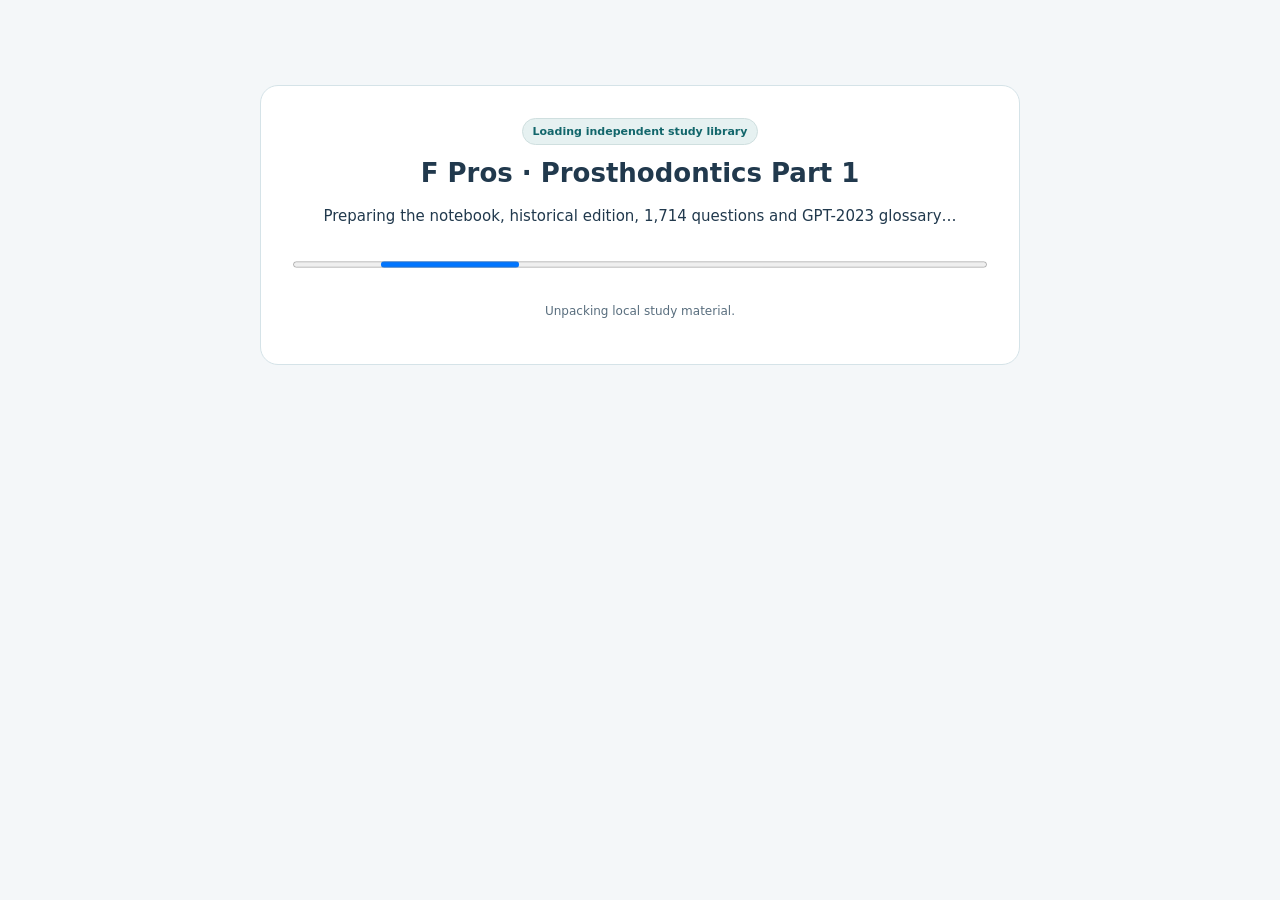
<file: book-i.html>
<!doctype html><meta charset="utf-8"><meta name="viewport" content="width=device-width,initial-scale=1"><meta http-equiv="refresh" content="0;url=practice.html?book=I"><title>F Pros Book I</title><a href="practice.html?book=I">Open Book I in the new SBA practice engine</a>
</file>
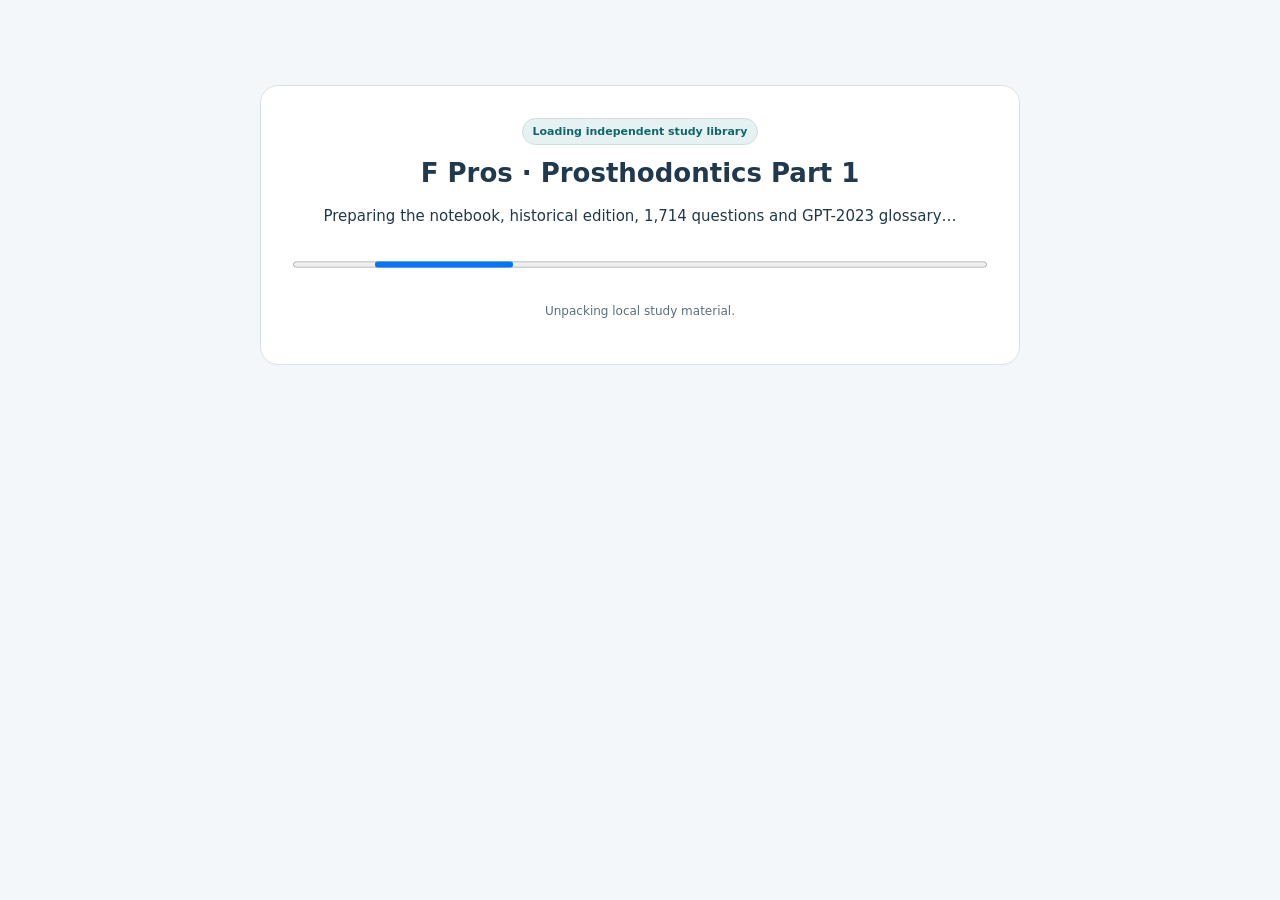
<file: book-ii.html>
<!doctype html><meta charset="utf-8"><meta name="viewport" content="width=device-width,initial-scale=1"><meta http-equiv="refresh" content="0;url=practice.html?book=II"><title>F Pros Book II</title><a href="practice.html?book=II">Open Book II in the new SBA practice engine</a>
</file>
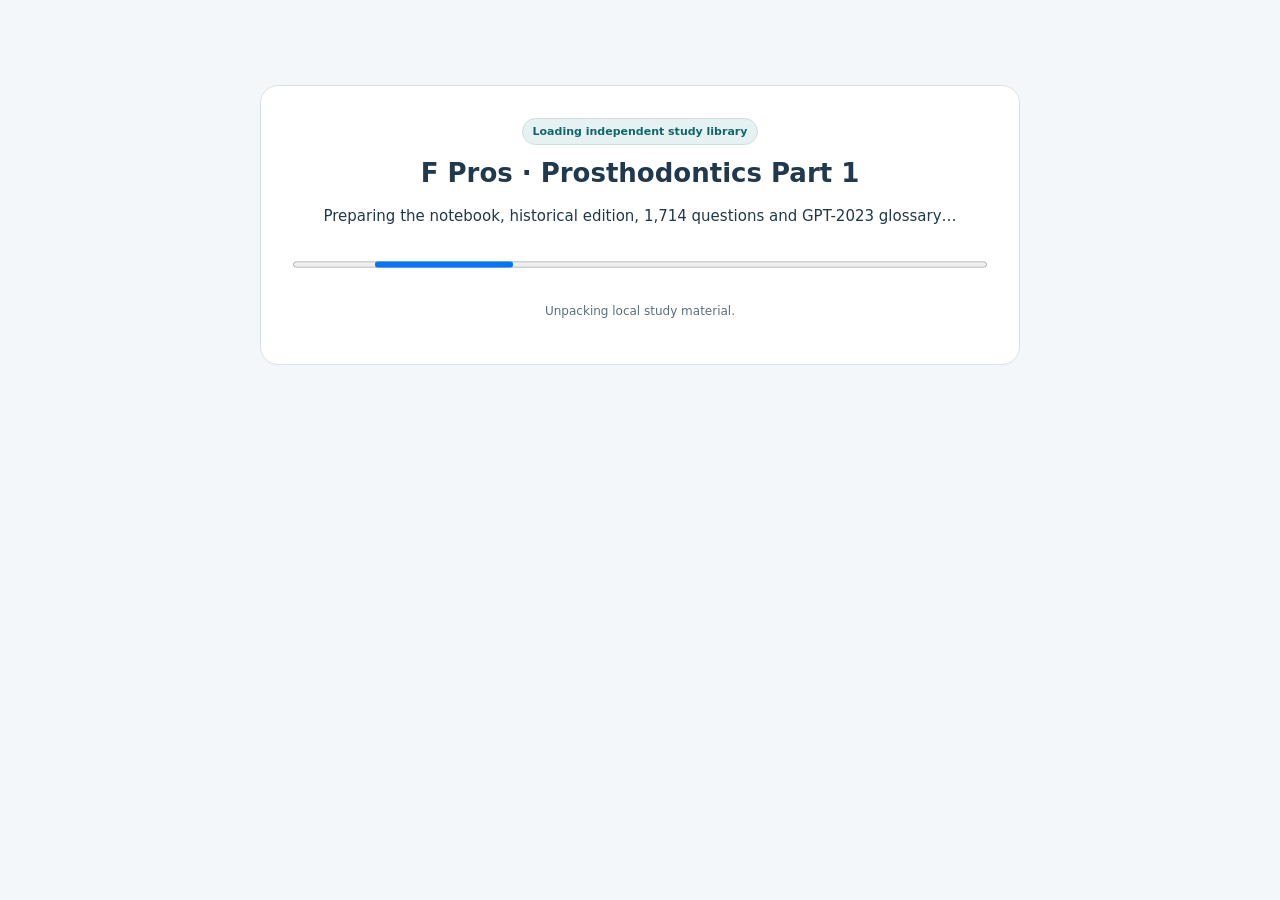
<file: book-iii.html>
<!doctype html><meta charset="utf-8"><meta name="viewport" content="width=device-width,initial-scale=1"><meta http-equiv="refresh" content="0;url=practice.html?book=III"><title>F Pros Book III</title><a href="practice.html?book=III">Open Book III in the new SBA practice engine</a>
</file>
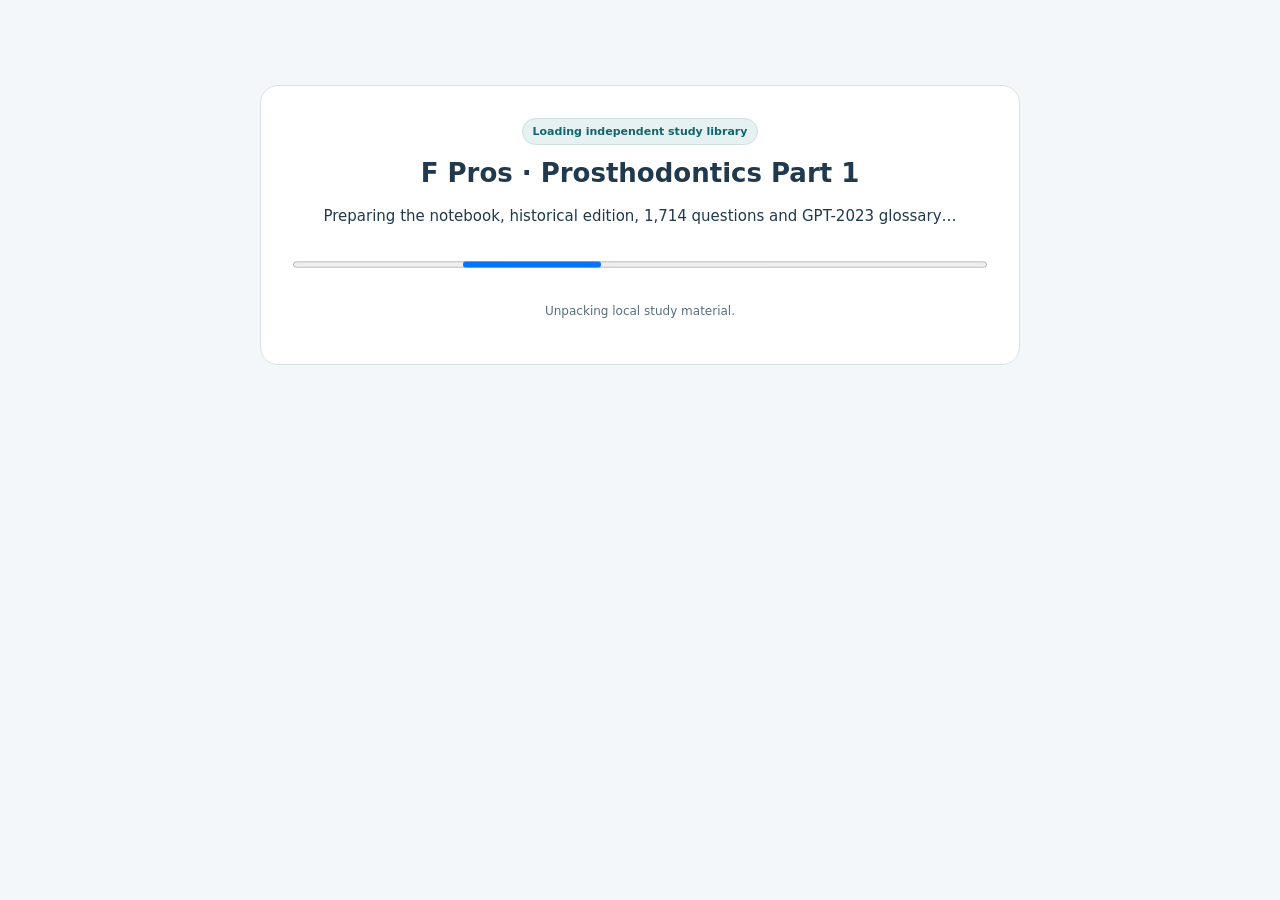
<file: breadth.html>
<!doctype html><meta charset="utf-8"><meta name="viewport" content="width=device-width,initial-scale=1"><meta http-equiv="refresh" content="0;url=practice.html"><title>F Pros · Updated Practice Bank</title><a href="practice.html">Open Books I, II and III</a>
</file>
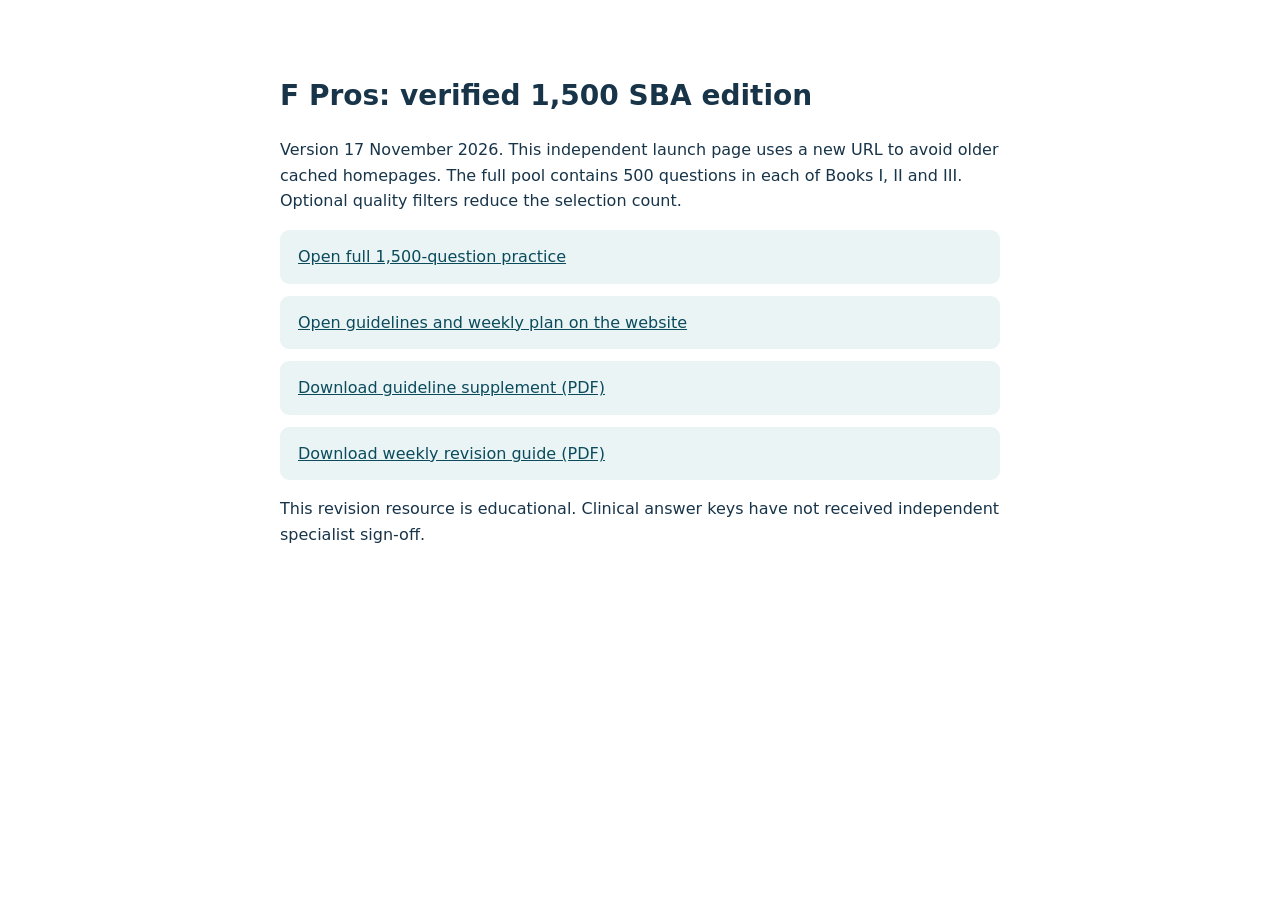
<file: FPros-Start-Here-20261117.html>
<!doctype html><html lang="en"><head><meta charset="utf-8"><meta name="viewport" content="width=device-width,initial-scale=1"><title>F Pros verified launch - 17 November 2026</title><style>body{max-width:720px;margin:35px auto;padding:20px;font:16px/1.6 system-ui;color:#173449}a{display:block;padding:14px 18px;background:#eaf4f5;border-radius:9px;margin:12px 0;color:#0b4b5c}h1{font-size:28px}</style></head><body><h1>F Pros: verified 1,500 SBA edition</h1><p>Version 17 November 2026. This independent launch page uses a new URL to avoid older cached homepages. The full pool contains 500 questions in each of Books I, II and III. Optional quality filters reduce the selection count.</p><a href="./FPros-Verified-1500-20261117.html?v=verified-20261117#practice">Open full 1,500-question practice</a><a href="./FPros-Verified-1500-20261117.html?v=verified-20261117#guidelines">Open guidelines and weekly plan on the website</a><a href="./FPros_Guideline_Supplement_2026-11-17.pdf">Download guideline supplement (PDF)</a><a href="./FPros_Weekly_Revision_Guide_2026-11-17.pdf">Download weekly revision guide (PDF)</a><p>This revision resource is educational. Clinical answer keys have not received independent specialist sign-off.</p></body></html>
</file>
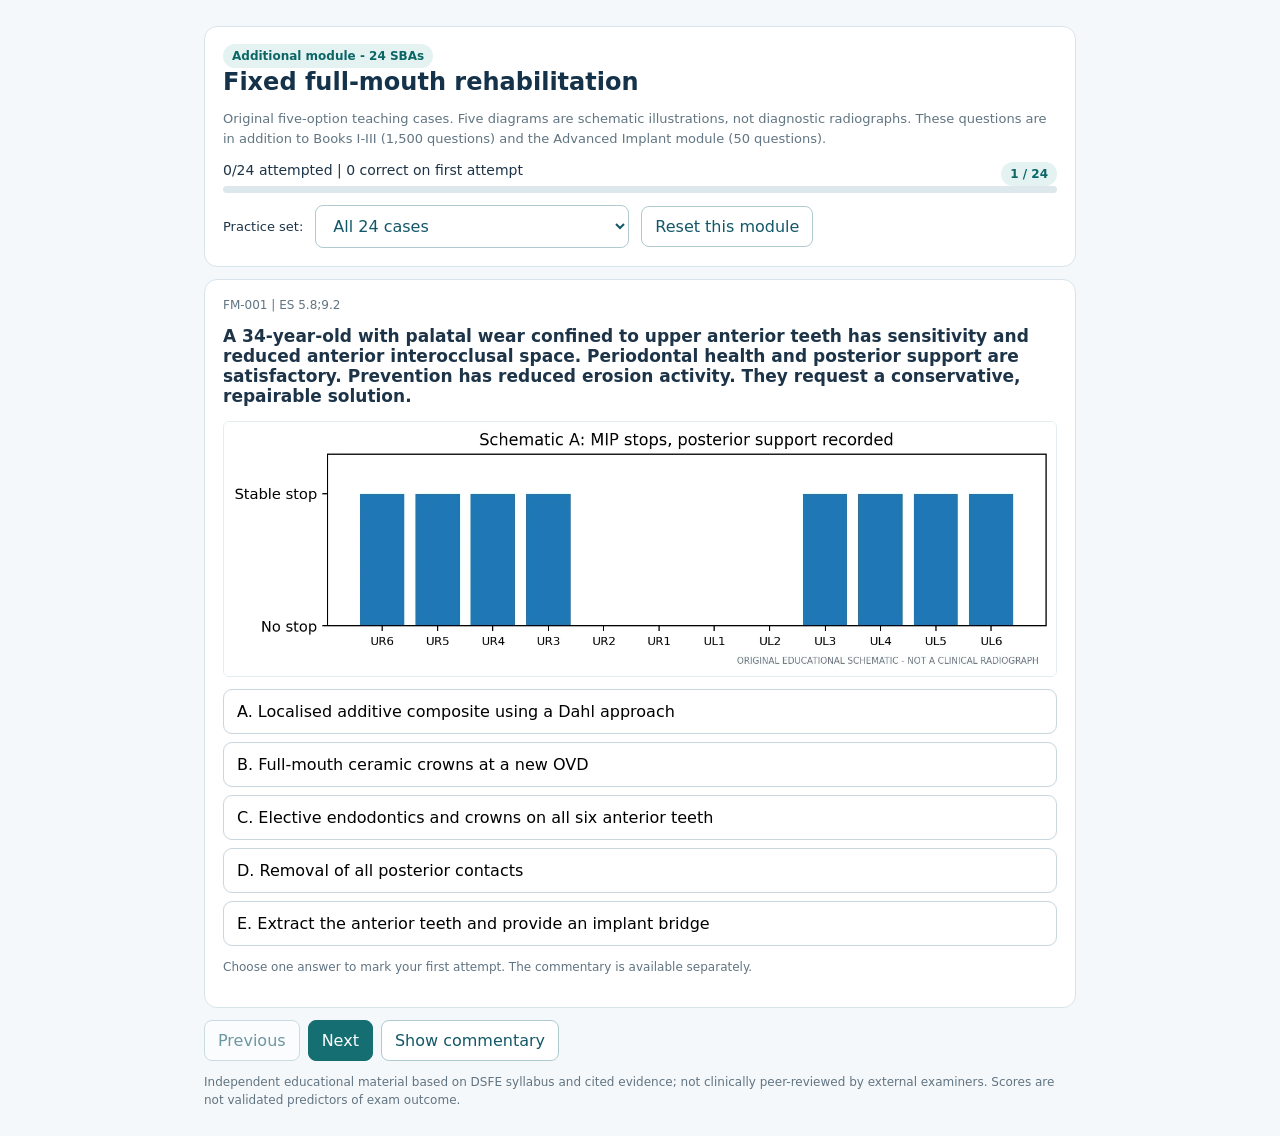
<file: FPros_Fixed_FullMouth_24_Interactive.html>
<!doctype html><html lang="en"><head><meta charset="utf-8"><meta name="viewport" content="width=device-width,initial-scale=1"><title>F Pros - Full-mouth SBA extension</title><style>
:root{font-family:system-ui,-apple-system,Segoe UI,Arial;color:#1d3448;background:#f5f8fa}*{box-sizing:border-box}body{margin:0}main{max-width:900px;margin:0 auto;padding:14px}h1{font-size:24px;margin:4px 0 8px;color:#14334b}p{line-height:1.55}a{color:#0d686a}.panel{background:#fff;border:1px solid #d8e4eb;border-radius:13px;padding:18px;margin:12px 0}.muted{color:#617582;font-size:13px}.badge{color:#0c6666;background:#e4f3f2;padding:5px 9px;border-radius:18px;font-size:12px;font-weight:650}.actions{display:flex;flex-wrap:wrap;gap:8px}.btn{padding:10px 13px;border:1px solid #afcbd0;border-radius:8px;background:white;color:#135868;cursor:pointer;font:inherit}.btn.primary{background:#156f72;color:white;border-color:#156f72}.btn:disabled{opacity:.6}.choice{width:100%;text-align:left;display:block;background:white;padding:12px 13px;border:1px solid #c8d6dd;border-radius:9px;margin:8px 0;line-height:1.4;font:inherit;cursor:pointer}.choice:hover{background:#f0f9f8}.choice.selected{border-color:#146d70;background:#e9f6f3}.choice.correct{border-color:#268764;background:#e1f4e9}.choice.wrong{border-color:#b46b56;background:#fff0eb}.figure{display:block;max-width:100%;width:100%;height:auto;max-height:275px;object-fit:contain;border:1px solid #e5ecf0;border-radius:6px;margin:12px 0}.feedback{background:#f1f7f6;border-left:4px solid #156f72;padding:13px;border-radius:5px}.feedback p{font-size:14px}#head{display:flex;justify-content:space-between;flex-wrap:wrap;gap:8px}.progress{height:7px;border-radius:10px;background:#dce8eb;overflow:hidden}.progress>div{height:100%;background:#13847e}.tiny{font-size:12px;color:#617482}#summary{font-size:14px}.controls{display:flex;gap:12px;align-items:center;flex-wrap:wrap}label{font-size:13px}@media(max-width:600px){main{padding:10px}.panel{padding:13px}h1{font-size:21px}.choice{font-size:14px}}</style></head><body><main><div class="panel"><span class="badge">Additional module - 24 SBAs</span><h1>Fixed full-mouth rehabilitation</h1><p class="muted">Original five-option teaching cases. Five diagrams are schematic illustrations, not diagnostic radiographs. These questions are in addition to Books I-III (1,500 questions) and the Advanced Implant module (50 questions).</p><div id="head"><span id="summary"></span><span id="position" class="badge"></span></div><div class="progress"><div id="bar" style="width:0%"></div></div><div class="controls" style="margin-top:12px"><label for="subset">Practice set:</label><select id="subset" class="btn"><option value="all">All 24 cases</option><option value="image">Schematic interpretation only (5)</option><option value="incorrect">Previous wrong answers</option></select><button class="btn" id="reset">Reset this module</button></div></div><section class="panel" id="qpanel"></section><div class="actions"><button class="btn" id="prev">Previous</button><button class="btn primary" id="next">Next</button><button class="btn" id="reveal">Show commentary</button></div><p class="tiny">Independent educational material based on DSFE syllabus and cited evidence; not clinically peer-reviewed by external examiners. Scores are not validated predictors of exam outcome.</p></main><script>
const DATA=[{"id":"FM-001","es":"5.8;9.2","stem":"A 34-year-old with palatal wear confined to upper anterior teeth has sensitivity and reduced anterior interocclusal space. Periodontal health and posterior support are satisfactory. Prevention has reduced erosion activity. They request a conservative, repairable solution.","options":{"A":"Localised additive composite using a Dahl approach","B":"Full-mouth ceramic crowns at a new OVD","C":"Elective endodontics and crowns on all six anterior teeth","D":"Removal of all posterior contacts","E":"Extract the anterior teeth and provide an implant bridge"},"key":"A","rationale":"This pattern supports localised additive palatal rehabilitation and planned occlusal adaptation without unnecessarily restoring posterior teeth.","alternatives":{"B":"Overtreatment of an otherwise supported posterior dentition.","C":"Unnecessary pulpal and tooth-structure sacrifice.","D":"Destabilises function instead of providing conservative space.","E":"Invasive and biologically disproportionate."},"figure":"contacts","source":"DSFE; SSRD 2025"},{"id":"FM-002","es":"3.1;5.4","stem":"A 61-year-old seeks definitive fixed reconstruction after repeated crown failures. Multiple 6–8 mm periodontal pockets bleed, plaque control is poor and mobility is increasing. A laboratory wax-up looks excellent. What is the most appropriate immediate next step?","options":{"A":"Commence multi-unit crown preparations","B":"Complete periodontal diagnosis, disease control and prognosis before fixed reconstruction","C":"Extract all mobile teeth immediately","D":"Place definitive bridges after one hygiene visit","E":"Cement temporary bridges as permanent restorations"},"key":"B","rationale":"Active periodontal disease must be stabilised and strategic tooth prognosis established before irreversible extensive reconstruction.","alternatives":{"A":"Biological risk has not been controlled.","C":"Some teeth may still be maintainable after assessment.","D":"One hygiene visit does not establish disease stability.","E":"Avoids diagnosis and definitive planning."},"figure":null,"source":"DSFE; SSRD 2025"},{"id":"FM-003","es":"5.8;9.4","stem":"A 56-year-old has severe generalised tooth wear and shortened clinical crowns, but serial images show eruption-related adaptation and a reproducible, comfortable MIP. Why is a reduced OVD not established by these findings alone?","options":{"A":"Short crowns automatically prove collapse","B":"Any bruxism causes OVD collapse","C":"Alveolar compensation can preserve vertical dimension despite tooth wear","D":"Measured freeway space is a fixed diagnostic cut-off","E":"A visible dentine surface excludes compensation"},"key":"C","rationale":"Tooth wear and loss of OVD are distinct; compensatory dentoalveolar changes may maintain vertical dimension.","alternatives":{"A":"Clinical crown height alone is insufficient.","B":"Wear does not establish vertical change.","D":"Freeway space is variable and must be contextualised.","E":"Dentine exposure says nothing decisive about OVD."},"figure":null,"source":"DSFE; SSRD 2025"},{"id":"FM-004","es":"5.8;5.12","stem":"An extensive fixed treatment is planned at a revised occlusal relationship. Repeated jaw registrations disagree by 2 mm and the mounted contacts cannot be reproduced clinically. The laboratory requests approval to mill the final crowns.","options":{"A":"Accept the most recent digital record","B":"Average the three records and mill","C":"Choose a universally recommended canine guidance","D":"Verify the patient’s reproducible reference position and record accuracy before irreversible manufacture","E":"Increase OVD by the discrepancy amount"},"key":"D","rationale":"A reproducible clinical relationship is required before committing an extensive reorganisation. Audit record and mounting error.","alternatives":{"A":"Digital data are not necessarily accurate.","B":"Averaging inconsistent records invents a position.","C":"Guidance choice cannot repair inaccurate jaw relation.","E":"Changes space, not the underlying registration problem."},"figure":null,"source":"DSFE; SSRD 2025"},{"id":"FM-005","es":"5.8;9.4","stem":"A clinician proposes a mandatory three-month removable splint evaluation for every worn dentition before any OVD increase. Which statement best reflects current consensus?","options":{"A":"A removable splint evaluation is required for all patients","B":"There is strong evidence evaluation phases improve all patient outcomes","C":"OVD cannot be increased with direct composite","D":"The only safe OVD increase is exactly 3 mm","E":"A fixed provisional/evaluation phase may help with sequencing and expectations, but is not universally mandatory"},"key":"E","rationale":"The 2025 consensus and review found limited/inconclusive evidence for mandatory evaluation phases; interim fixed restorations can nevertheless be clinically useful.","alternatives":{"A":"Too absolute.","B":"Evidence does not establish that universal effect.","C":"Direct additive approaches can be appropriate.","D":"No universal numerical increase applies."},"figure":null,"source":"SSRD 2025; Chantler et al. 2025"},{"id":"FM-006","es":"5.1;11.1","stem":"A high-load posterior onlay is planned with adequate enamel but only 0.5 mm available clearance. The proposed lithium-disilicate system specifies more space for that indication. What is the best approach?","options":{"A":"Reassess preparation/space and choose a material/design meeting validated specifications","B":"Use lithium disilicate at any thickness if bonded","C":"Use stronger acid to compensate for limited thickness","D":"Reduce opposing sound teeth routinely","E":"Select translucent zirconia because all zirconias share one minimum thickness"},"key":"A","rationale":"A restoration requires material- and indication-specific minimum dimensions; redesign or alternative material before committing.","alternatives":{"B":"Bonding does not erase thickness requirements.","C":"Conditioning cannot restore missing bulk.","D":"Potentially unnecessary antagonist sacrifice.","E":"Different zirconias and systems have differing specifications."},"figure":"space","source":"DSFE; SSRD 2025"},{"id":"FM-007","es":"5.3;5.4","stem":"A root-filled anterior tooth is planned as an abutment for a full-mouth bridge. Only 0.5 mm circumferential sound dentine remains above bone. Crown lengthening would severely worsen crown-root proportion and the adjacent aesthetic margin. What is the most appropriate action?","options":{"A":"Assume a long post substitutes for ferrule","B":"Reassess strategic restoratability and consider extrusion or an alternative abutment plan","C":"Perform crown lengthening regardless of periodontal cost","D":"Use a flexible post to strengthen the root","E":"Place crown margins further apical without discussing tissues"},"key":"B","rationale":"Ferrule cannot be gained at any biological cost; compare extrusion, restoration redesign and extraction after prognosis assessment.","alternatives":{"A":"Posts retain cores but do not replace coronal dentine.","C":"May harm support and aesthetics.","D":"Post modulus is not a substitute for ferrule.","E":"Risks violation of supracrestal tissue attachment."},"figure":null,"source":"DSFE; SSRD 2025"},{"id":"FM-008","es":"5.12;11.2","stem":"A layered implant-supported posterior bridge chips for the third time in four years. Occlusal photographs show repeated eccentric contact on unsupported veneering porcelain and the patient reports clenching. What should be prioritised?","options":{"A":"Remake an identical layered bridge","B":"Treat the failure as random porcelain contamination","C":"Address the occlusal/design problem and select a suitable retrievable restoration","D":"Increase cusp height to guide the mandible","E":"Place stronger cement under the existing bridge"},"key":"C","rationale":"Recurrent fracture requires examination of load, framework support and restorative design rather than automatic replacement in like-for-like form.","alternatives":{"A":"Likely repeats the failure mechanism.","B":"Ignores objective loading data.","D":"May increase lateral force.","E":"Does not correct ceramic fracture mechanics."},"figure":"load","source":"DSFE; SSRD 2025"},{"id":"FM-009","es":"9.1;9.2","stem":"Six BEWE sextant scores are shown in Schematic C. A patient has no sensitivity and serial photographs show stability. What does a total BEWE score of 7 establish?","options":{"A":"A diagnosis of bruxism","B":"An automatic indication for full-mouth crowns","C":"Proof of active progression","D":"Severity of erosive wear screening requiring contextual assessment, not a treatment prescription","E":"The exact annual micrometre loss of enamel"},"key":"D","rationale":"BEWE is an erosive-wear screening/index score; severity must be contextualised with symptoms, causes and serial data.","alternatives":{"A":"BEWE is not a bruxism diagnosis.","B":"It does not dictate prosthesis choice.","C":"A single score does not prove progression.","E":"It is not a quantitative volumetric measurement."},"figure":"wear","source":"DSFE; SSRD 2025"},{"id":"FM-010","es":"5.5;5.8","stem":"A full-mouth diagnostic wax-up is accepted aesthetically, but intraoral provisional closure shifts to the right. The clinical CR–MIP slide differs from the mounting record. What is the most appropriate next action?","options":{"A":"Finish the definitive work using the wax-up","B":"Equilibrate natural teeth immediately to the articulator","C":"Ignore the shift because virtual models are more reliable","D":"Create a longer zirconia bridge to prevent movement","E":"Confirm the jaw record, provisional fit, reproducibility and functional contacts"},"key":"E","rationale":"Disagreement between models and mouth is a signal to investigate recording and provisional errors before irreversible treatment.","alternatives":{"A":"Propagates a potentially incorrect plan.","B":"Irreversible intervention without diagnosis.","C":"An inaccurate record remains inaccurate digitally.","D":"Connector length does not correct occlusion."},"figure":null,"source":"DSFE; SSRD 2025"},{"id":"FM-011","es":"3.3;5.10","stem":"A patient is considering full-mouth crowns versus limited composite rehabilitation. Both are clinically feasible, but cost and future repairability are major priorities. What is the essential consent content?","options":{"A":"Expected maintenance, future replacement risk, biological costs and alternatives including non-treatment","B":"Only the initial fee and colour","C":"Only the laboratory warranty","D":"A statement that crowns cannot fail","E":"A clinician decision without patient priorities"},"key":"A","rationale":"Shared decision-making includes maintenance, biological and financial risks and reasonable options.","alternatives":{"B":"Omits long-term consequences.","C":"Warranty is not outcome counselling.","D":"Incorrect guarantee.","E":"Ignores informed patient values."},"figure":null,"source":"DSFE; SSRD 2025"},{"id":"FM-012","es":"5.8;5.12","stem":"A patient with worn dentition has intermittent locking and painful limited mouth opening. A full-mouth reorganisation is requested to “correct the bite.” What is the best next step?","options":{"A":"Grind to centric relation immediately","B":"Diagnose the jaw disorder, screen red flags and use appropriate conservative management/referral before extensive reconstruction","C":"Begin irreversible crown preparations","D":"Increase OVD until opening normalises","E":"Extract posterior teeth to unload the joint"},"key":"B","rationale":"Active undiagnosed orofacial pain/joint pathology warrants assessment before irreversible occlusal changes.","alternatives":{"A":"Unjustified irreversible treatment.","C":"Diagnostic uncertainty remains.","D":"OVD is not a proven treatment for locking.","E":"Severe and unsupported."},"figure":null,"source":"DSFE; SSRD 2025"},{"id":"FM-013","es":"5.5;13.1","stem":"A full-mouth digital wax-up shows excellent virtual contacts. During try-in the patient has a large unilateral premature contact. What principle best explains the discrepancy?","options":{"A":"Virtual articulation guarantees intraoral accuracy","B":"The crown shade changes occlusion","C":"Scanning/registration and jaw relation may contain error; verify clinically","D":"Occlusal contact is irrelevant to patient function","E":"The deviation proves facial bone loss"},"key":"C","rationale":"Virtual articulation is a clinical planning aid and must be validated against an actual, repeatable mandibular relationship.","alternatives":{"A":"Overstates digital precision.","B":"No causal link.","D":"Contacts are relevant.","E":"Finding does not identify bone change."},"figure":null,"source":"DSFE; SSRD 2025"},{"id":"FM-014","es":"5.3;5.7","stem":"A proposed 14-unit fixed reconstruction involves deep subgingival crown margins on periodontally compromised teeth. The technician reports that a cleanable design is impossible at the planned contours. What is the best intervention?","options":{"A":"Proceed because patients can floss later","B":"Use more radiopaque cement","C":"Place all margins even deeper for aesthetics","D":"Redesign margins and restorative contours, reconsidering treatment suitability before preparation","E":"Replace with the same design in zirconia"},"key":"D","rationale":"Aesthetic objectives must be balanced with periodontal health, restorative access and maintainability.","alternatives":{"A":"Does not remedy inaccessible contours.","B":"Cement choice cannot fix contours.","C":"Increases tissue risk.","E":"Material substitution does not fix design."},"figure":null,"source":"DSFE; SSRD 2025"},{"id":"FM-015","es":"5.8","stem":"A patient has a stable MIP, suitable interocclusal space and an isolated defective molar crown. No other tooth requires restoration. Which occlusal approach is most appropriate?","options":{"A":"Routine reorganised full-mouth scheme","B":"Raise OVD on all teeth","C":"Equilibrate the opposite arch to retruded contact position","D":"Provide a full-mouth interim appliance before the crown","E":"Conform to the stable existing MIP and guidance"},"key":"E","rationale":"A conformative approach is usually appropriate when the existing scheme is functional, stable and compatible with the local restoration.","alternatives":{"A":"Unnecessary complexity.","B":"No broader space indication.","C":"Irreversible without justification.","D":"Adds treatment without clinical need."},"figure":null,"source":"DSFE; SSRD 2025"},{"id":"FM-016","es":"3.2;5.5","stem":"A patient with generalised wear needs major restorative changes but will be treated quadrant-by-quadrant. Which sequence best reduces loss of occlusal reference during rehabilitation?","options":{"A":"Maintain reproducible reference stops with staged provisionals and verify each segment against the approved plan","B":"Prepare all quadrants and remove every stop at the first visit","C":"Guess contacts by patient comfort after cementation","D":"Use unrecorded elastomeric bite material only","E":"Rely on virtual articulation and do not check clinically"},"key":"A","rationale":"Staged rehabilitation should preserve predictable jaw relation and stable references, with provisional assessment before committing later segments.","alternatives":{"B":"Creates uncontrolled loss of support.","C":"Unsatisfactory reference.","D":"Records and verification are essential.","E":"Digital tools do not eliminate chairside validation."},"figure":"follow","source":"DSFE; SSRD 2025"},{"id":"FM-017","es":"9.1;3.1","stem":"A 49-year-old has glossy palatal erosion, recurrent sour taste at night and no posterior wear facets. They request veneers. What should the plan prioritise?","options":{"A":"Full-mouth crowns before investigating cause","B":"Manage possible intrinsic acid exposure and disease activity, then consider proportionate restorations","C":"Increase OVD irrespective of symptoms","D":"Use only an occlusal splint because all wear is bruxism","E":"Extract palatally worn incisors"},"key":"B","rationale":"The clinical pattern suggests intrinsic acid exposure requiring medical assessment as appropriate alongside prevention and restorative planning.","alternatives":{"A":"Failure to address driving factor.","C":"OVD is not the primary cause treatment.","D":"Aetiology is not primarily attritional.","E":"Unnecessarily invasive."},"figure":null,"source":"DSFE; SSRD 2025"},{"id":"FM-018","es":"5.3;11.1","stem":"A clinician proposes full-coverage zirconia crowns for all sound premolars simply because anterior veneers will be placed and the posterior occlusion is stable. What is the best evaluation?","options":{"A":"Posterior coverage is automatically required","B":"Restore all teeth to achieve uniform material","C":"Prefer a minimally invasive anterior plan without unnecessary posterior preparations","D":"Place an implant in each quadrant to share load","E":"Remove posterior enamel to avoid potential future complications"},"key":"C","rationale":"Treatment extent must be driven by patient-specific problems; sound posterior teeth should not be sacrificed without indication.","alternatives":{"A":"Contradicts tissue preservation.","B":"Material uniformity is not justification.","D":"Biologically excessive.","E":"Predictive prophylactic preparation is unsupported."},"figure":null,"source":"DSFE; SSRD 2025"},{"id":"FM-019","es":"5.10;5.11","stem":"Five years after full-mouth rehabilitation the crowns remain cemented, but three teeth develop recurrent caries and chronic gingival inflammation. What best describes treatment success?","options":{"A":"All crowns are successful because they remain in place","B":"Only porcelain colour determines success","C":"Occlusal design is irrelevant to maintenance","D":"Survival must be distinguished from biological and patient-centred success","E":"A radiograph is never needed once crowns are seated"},"key":"D","rationale":"Restoration survival alone does not establish biological health or patient-centred success.","alternatives":{"A":"Ignores disease.","B":"Aesthetics is only one domain.","C":"Load and cleansability influence outcomes.","E":"Investigations are justified by clinical findings."},"figure":null,"source":"DSFE; SSRD 2025"},{"id":"FM-020","es":"5.8;9.4","stem":"A colleague says every patient requires a “minimum 5 mm OVD increase” to reconstruct severe wear, citing a published clinical review. What is the most defensible correction?","options":{"A":"A fixed number is valid for everyone","B":"No increase is ever possible","C":"Only an arbitrary articulator pin increase is relevant","D":"The patient should choose the millimetres without diagnostic input","E":"The change should be individually planned from anatomy, function, restorative space and goals, with provisional assessment when useful"},"key":"E","rationale":"Evidence does not establish one OVD change that is mandatory or safe for every individual.","alternatives":{"A":"Unjustified rule.","B":"Contradicts successful clinical approaches.","C":"Articulator pin does not define clinical adaptation.","D":"Choice is shared but must be clinically informed."},"figure":null,"source":"SSRD 2025; Chantler et al. 2025"},{"id":"FM-021","es":"5.6;11.1","stem":"An adhesively retained restoration is planned on mostly enamel but the laboratory recommends unetched zirconia because it has higher flexural strength. What is the most appropriate reasoning?","options":{"A":"Substrate adhesion, geometry, material processing and thickness must be considered together","B":"Strength alone determines clinical choice","C":"All ceramics require identical hydrofluoric conditioning","D":"Enamel is clinically irrelevant","E":"Monolithic zirconia always eliminates failures"},"key":"A","rationale":"Restorative selection integrates retention, bonding substrate, material-specific protocol and design rather than flexural strength alone.","alternatives":{"B":"Excludes important factors.","C":"Incorrect for zirconia.","D":"Substrate influences bonding.","E":"Overstates material guarantees."},"figure":null,"source":"DSFE; SSRD 2025"},{"id":"FM-022","es":"5.5;5.8","stem":"A full-mouth diagnostic wax-up is transferred to fixed provisionals. The patient develops persistent lisping and cannot achieve the closest speaking space noted before treatment. What is the best response?","options":{"A":"Ignore speech and cement the definitive restorations","B":"Reassess tooth position, incisal contours, OVD and provisional function, adjusting the design before final transfer","C":"Increase only posterior crowns immediately","D":"Extract incisors to avoid phonetic issues","E":"Assume adaptation will always occur without review"},"key":"B","rationale":"Provisionals can reveal functional/phonetic discrepancies; the plan should be modified on measured findings.","alternatives":{"A":"Ignores treatment objective.","C":"Does not establish cause.","D":"Excessive.","E":"Uncertain and dismisses patient impact."},"figure":null,"source":"DSFE; SSRD 2025"},{"id":"FM-023","es":"3.1;5.3","stem":"In a planned full-mouth fixed reconstruction, an asymptomatic mandibular molar is missing while remaining posterior units provide stable function. The patient has limited funds and no aesthetic demand at that site. What is the most appropriate treatment-planning principle?","options":{"A":"Every missing tooth must be replaced","B":"Implant placement is compulsory in a comprehensive case","C":"No replacement may be reasonable after assessing function, risk and preferences","D":"Restore all abutments with crowns first","E":"Avoid discussing maintenance because the site is posterior"},"key":"C","rationale":"Shortened dental-arch function and patient priorities may justify nonreplacement with review, when clinically appropriate.","alternatives":{"A":"Too categorical.","B":"Unnecessary surgical intervention.","D":"No independent indication.","E":"Maintenance discussion remains relevant."},"figure":null,"source":"DSFE; SSRD 2025"},{"id":"FM-024","es":"2.1;5.5","stem":"Before a complex fixed reconstruction, a specialist has recent appropriate periapicals and bitewings, stable medical history, and no clinical or radiographic reason for three-dimensional imaging. A colleague recommends routine full-arch CBCT to “complete the dataset.” Which approach is best?","options":{"A":"Take CBCT for every full-mouth reconstruction","B":"Use CBCT because it carries no radiation","C":"Always obtain both full-head CBCT and a panoramic image","D":"Justify imaging based on the specific clinical question and use existing adequate records","E":"Avoid any radiographs regardless of dental disease"},"key":"D","rationale":"Use individually justified imaging; do not undertake 3D imaging for convenience alone when lower-dose records meet the clinical need.","alternatives":{"A":"Inappropriately routine.","B":"False radiation claim.","C":"Unnecessary additional exposure.","E":"Can miss clinically indicated information."},"figure":null,"source":"DSFE; ADA/AAOMR 2026"}];const FIGS={"contacts":"[data-uri]","space":"[data-uri]","wear":"[data-uri]","follow":"[data-uri]","load":"[data-uri]"};const STORE='fpros_fullmouth24_20261117_v1';let records={};try{records=JSON.parse(localStorage.getItem(STORE)||'{}')}catch{}let mode='all',pos=0,revealed={};
const $=id=>document.getElementById(id);function subset(){if(mode==='image')return DATA.filter(q=>q.figure);if(mode==='incorrect')return DATA.filter(q=>records[q.id]&&records[q.id].correct===false);return DATA;}
function persist(){try{localStorage.setItem(STORE,JSON.stringify(records))}catch{}}
function setSelect(id,letter){if(records[id])return;const q=DATA.find(q=>q.id===id);records[id]={selected:letter,correct:letter===q.key};persist();draw()}
function escapeHTML(v){return String(v).replace(/[&<>"']/g,c=>({'&':'&amp;','<':'&lt;','>':'&gt;','"':'&quot;',"'":'&#39;'}[c]))}
function draw(){const arr=subset();if(pos>=arr.length)pos=Math.max(0,arr.length-1);const done=DATA.filter(q=>records[q.id]).length,correct=DATA.filter(q=>records[q.id]?.correct).length;$('summary').textContent=done+'/24 attempted | '+correct+' correct on first attempt';$('bar').style.width=(done/24*100)+'%';$('position').textContent=arr.length?(pos+1)+' / '+arr.length:'0 / 0';if(!arr.length){$('qpanel').innerHTML='<h2>No cases match this filter</h2><p>Choose All 24 cases to continue.</p>';return}const q=arr[pos],rec=records[q.id],show=revealed[q.id]||!!rec;let h='<div class="tiny">'+q.id+' | ES '+q.es+'</div><h2 style="font-size:17px">'+escapeHTML(q.stem)+'</h2>';if(q.figure)h+='<img class="figure" src="'+FIGS[q.figure]+'" alt="Original schematic illustration for '+q.id+'">';for(let l of 'ABCDE'){let cls='choice';if(rec){if(l===q.key&&show)cls+=' correct';else if(l===rec.selected)cls+=' wrong'}h+='<button class="'+cls+'" data-choice="'+l+'" '+(rec?'disabled':'')+'>'+l+'. '+escapeHTML(q.options[l])+'</button>'}if(show){h+='<div class="feedback"><b>Proposed best answer: '+q.key+'</b><p>'+escapeHTML(q.rationale)+'</p><b>Why the alternatives are less appropriate:</b>';for(let l of 'ABCDE'){if(l!==q.key)h+='<p>'+l+': '+escapeHTML(q.alternatives[l])+'</p>'}h+='<p class="tiny">Reference anchor: '+escapeHTML(q.source)+'</p></div>'}h+='<p class="tiny">'+(rec?('First choice: '+rec.selected+' - '+(rec.correct?'Correct':'Incorrect')):'Choose one answer to mark your first attempt. The commentary is available separately.')+'</p>';$('qpanel').innerHTML=h;for(let b of $('qpanel').querySelectorAll('[data-choice]'))b.onclick=()=>setSelect(q.id,b.dataset.choice);$('prev').disabled=pos===0;$('next').disabled=pos===arr.length-1;}
$('next').onclick=()=>{pos++;draw();scrollTo(0,0)};$('prev').onclick=()=>{pos--;draw();scrollTo(0,0)};$('reveal').onclick=()=>{let a=subset();if(a.length){revealed[a[pos].id]=true;draw()}};$('subset').onchange=e=>{mode=e.target.value;pos=0;draw()};$('reset').onclick=()=>{if(confirm('Clear only the 24 full-mouth practice answers?')){records={};revealed={};persist();pos=0;draw()}};draw();
</script></body></html>
</file>
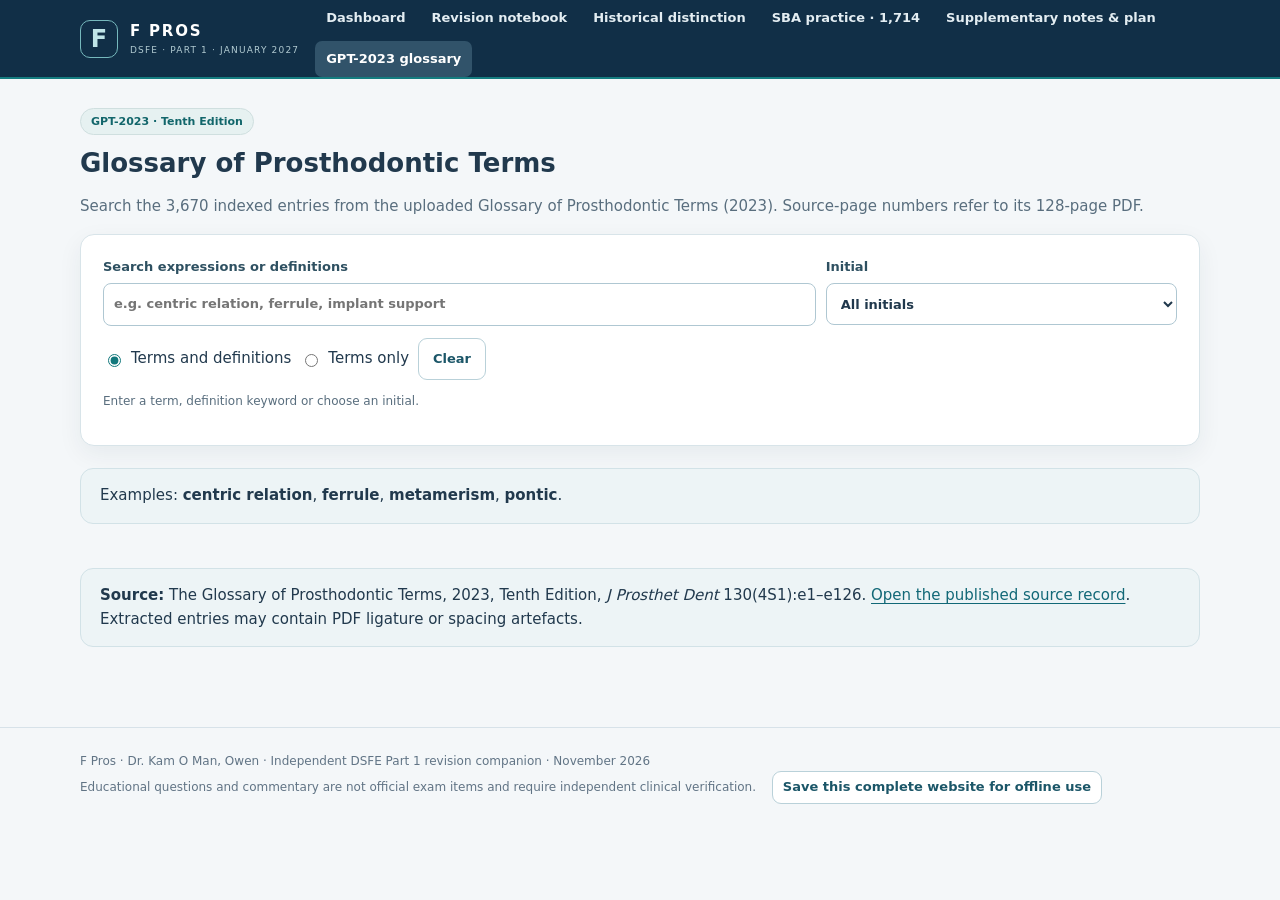
<file: glossary.html>
<!doctype html><html lang="en"><head><meta charset="utf-8"><meta name="viewport" content="width=device-width,initial-scale=1"><title>F Pros — Redirecting</title><meta http-equiv="refresh" content="0;url=./index.html#glossary"></head><body><p>Opening the unified F Pros study portal… <a href="./index.html#glossary">Continue</a>.</p><script>location.replace('./index.html#glossary'+location.search);</script></body></html>
</file>
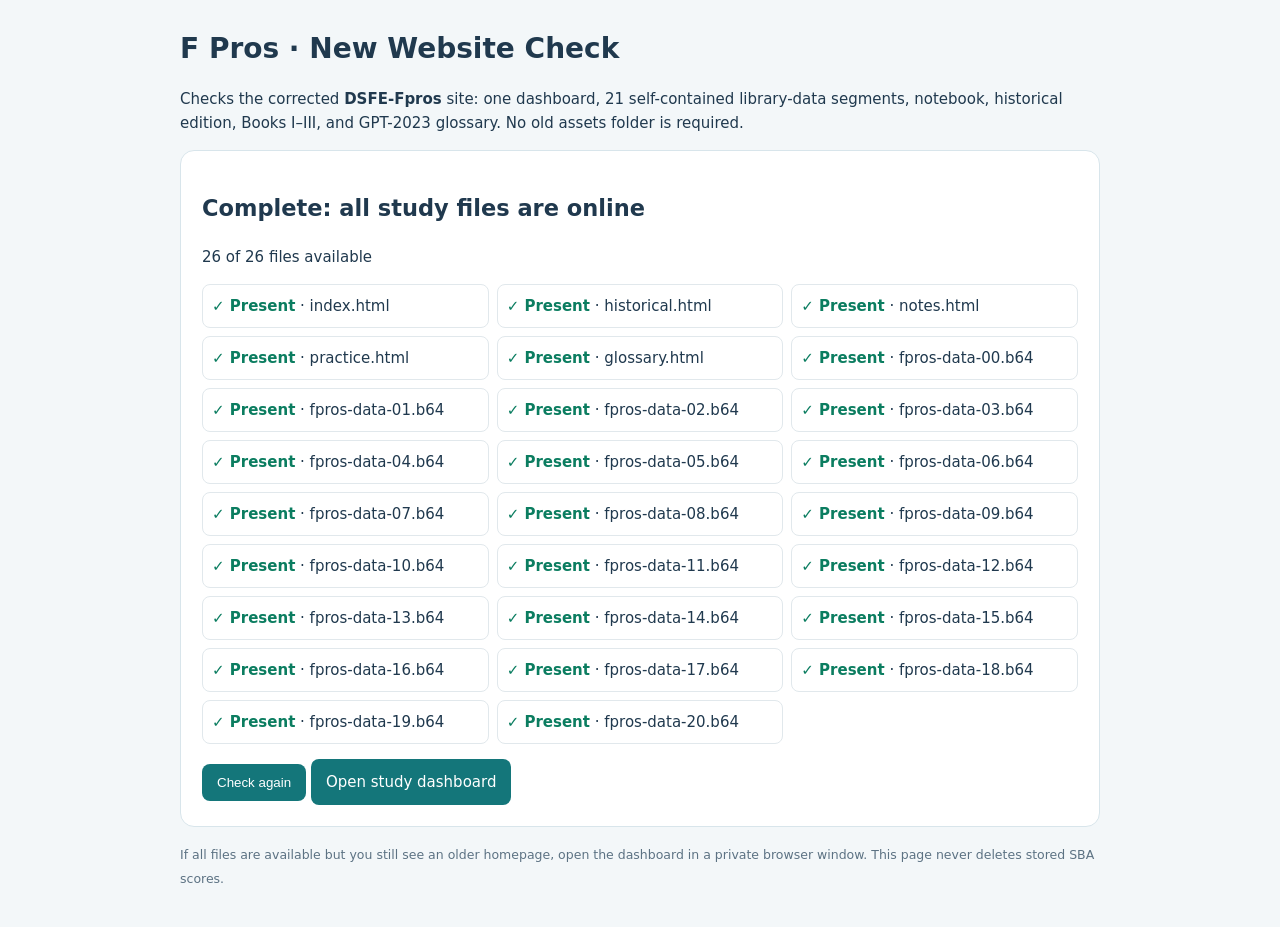
<file: healthcheck.html>
<!doctype html><html lang="en"><head><meta charset="utf-8"><meta name="viewport" content="width=device-width,initial-scale=1"><title>F Pros — Live Site Check</title><style>body{font:15px/1.6 system-ui,-apple-system,sans-serif;color:#20394e;background:#f3f7f9;max-width:920px;margin:auto;padding:22px}.panel{background:white;border:1px solid #d8e5eb;border-radius:14px;padding:21px;margin:15px 0}h1{font-size:28px;margin:5px 0}button,a.btn{padding:11px 15px;border:0;border-radius:8px;background:#14767a;color:white;text-decoration:none;cursor:pointer;display:inline-block}ul{list-style:none;padding:0;display:grid;grid-template-columns:repeat(auto-fit,minmax(245px,1fr));gap:8px}li{border:1px solid #e1e8ec;border-radius:8px;padding:9px}.ok{color:#0b7d60}.bad{color:#ad3b36}small{color:#5c7283}</style></head><body><h1>F Pros · New Website Check</h1><p>Checks the corrected <strong>DSFE-Fpros</strong> site: one dashboard, 21 self-contained library-data segments, notebook, historical edition, Books I–III, and GPT-2023 glossary. No old assets folder is required.</p><div class="panel"><h2 id="status">Checking…</h2><p id="count"></p><ul id="results"></ul><button id="retry">Check again</button> <a class="btn" href="./index.html?v=final#home">Open study dashboard</a></div><p><small>If all files are available but you still see an older homepage, open the dashboard in a private browser window. This page never deletes stored SBA scores.</small></p><script>
const files=['index.html','historical.html','notes.html','practice.html','glossary.html',...Array.from({length:21},(_,i)=>'fpros-data-'+String(i).padStart(2,'0')+'.b64')];
async function run(){const ul=document.getElementById('results');ul.replaceChildren();const status=document.getElementById('status'),count=document.getElementById('count');status.textContent='Checking published files…';let good=0;for(let i=0;i<files.length;i+=6){const batch=await Promise.all(files.slice(i,i+6).map(async file=>{try{const res=await fetch('./'+file+'?healthcheck='+Date.now(),{method:'HEAD',cache:'no-store'});return{file,ok:res.ok,status:res.status}}catch(e){return{file,ok:false,status:'network error'}}}));for(const x of batch){if(x.ok)good++;const li=document.createElement('li');li.innerHTML='<strong class="'+(x.ok?'ok':'bad')+'">'+(x.ok?'✓ Present':'✕ Unavailable')+'</strong> · '+x.file;ul.append(li)}count.textContent=good+' of '+files.length+' files available'}status.textContent=good===files.length?'Complete: all study files are online':'Incomplete: '+(files.length-good)+' published file(s) unavailable';}document.getElementById('retry').onclick=run;run();
</script></body></html>
</file>
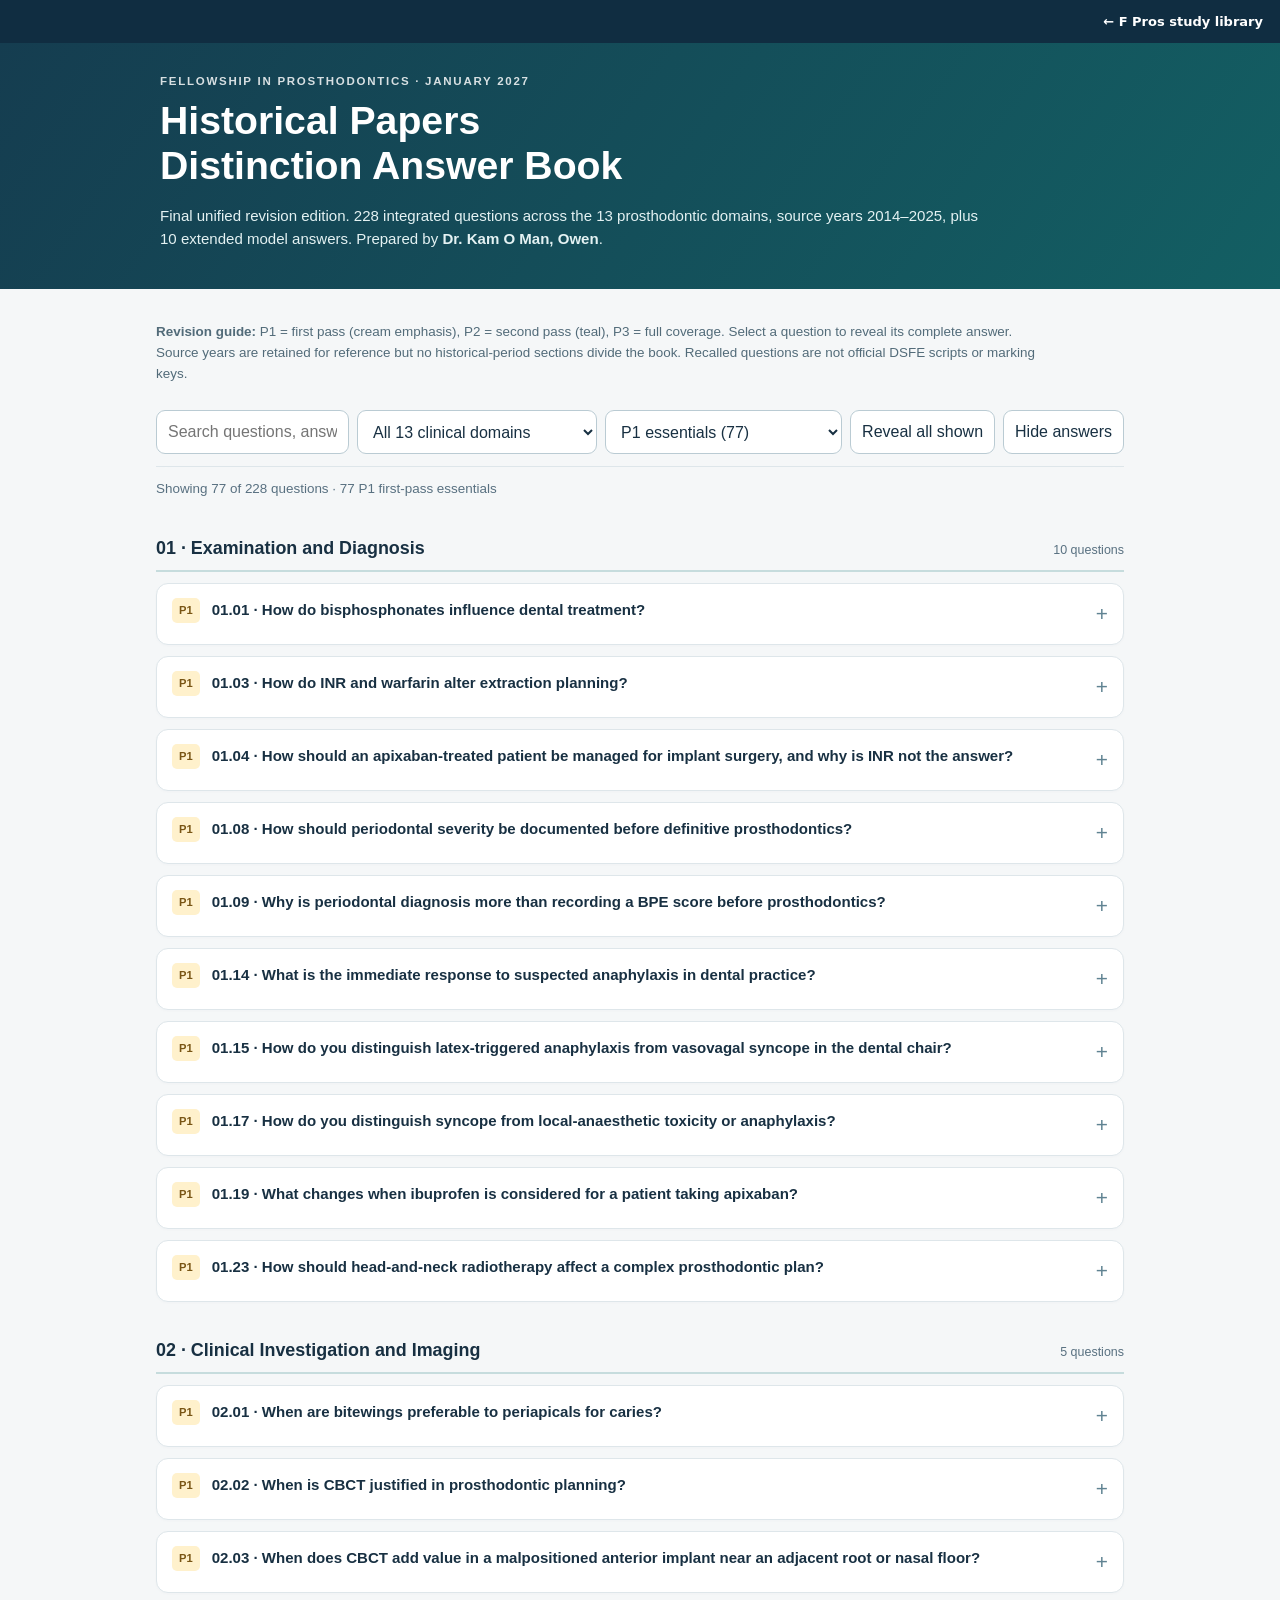
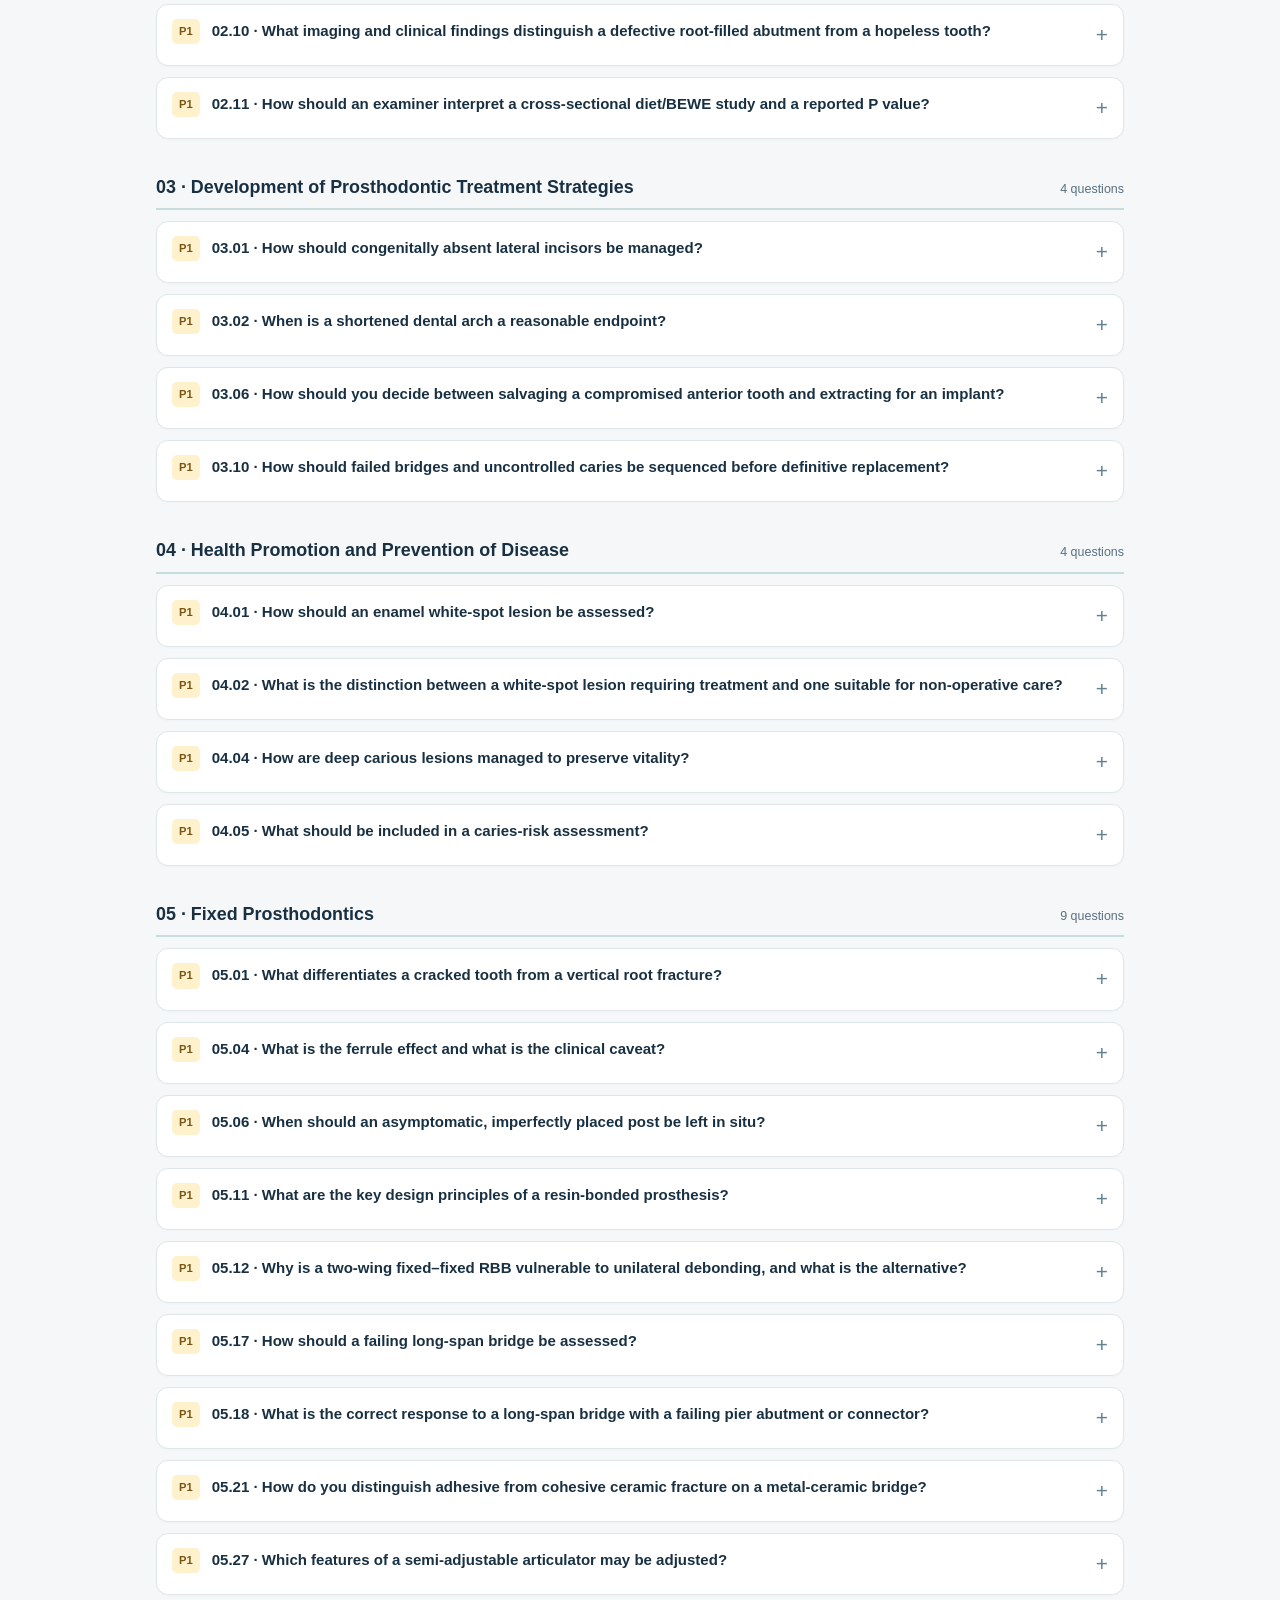
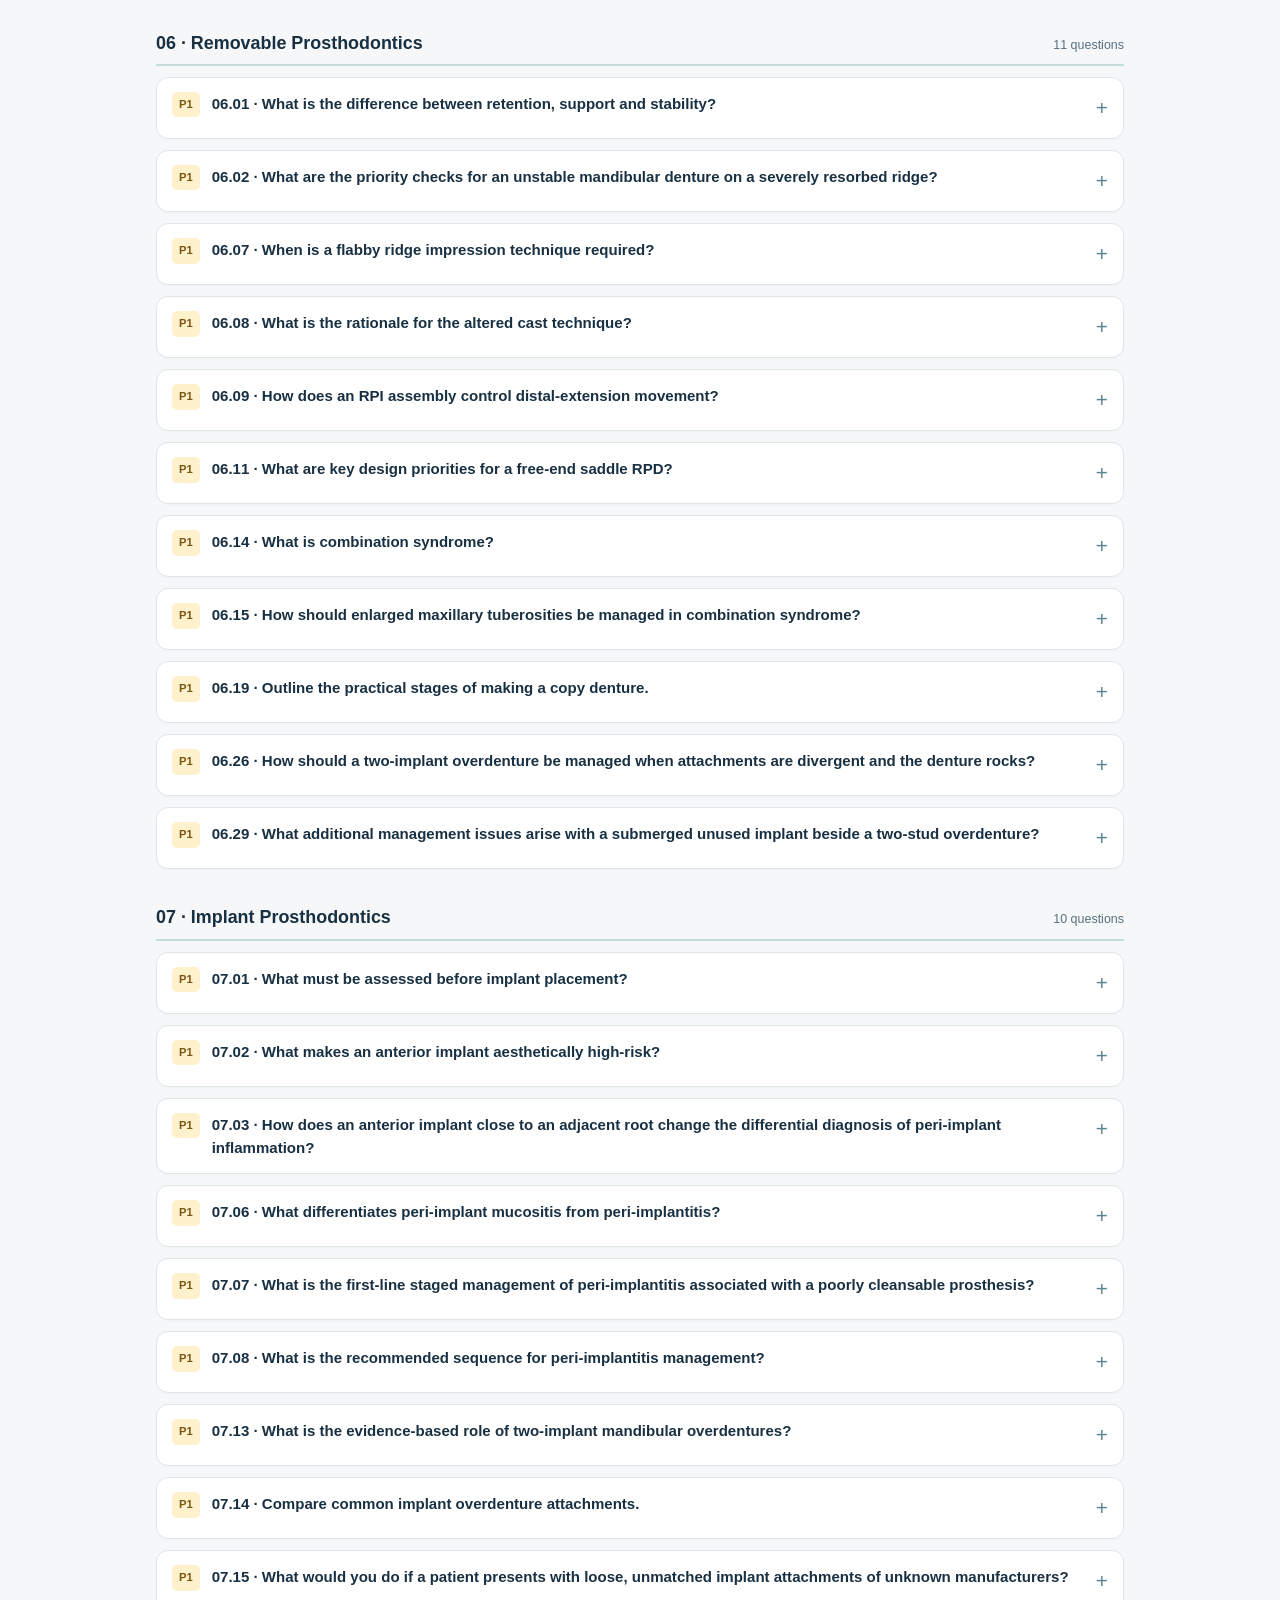
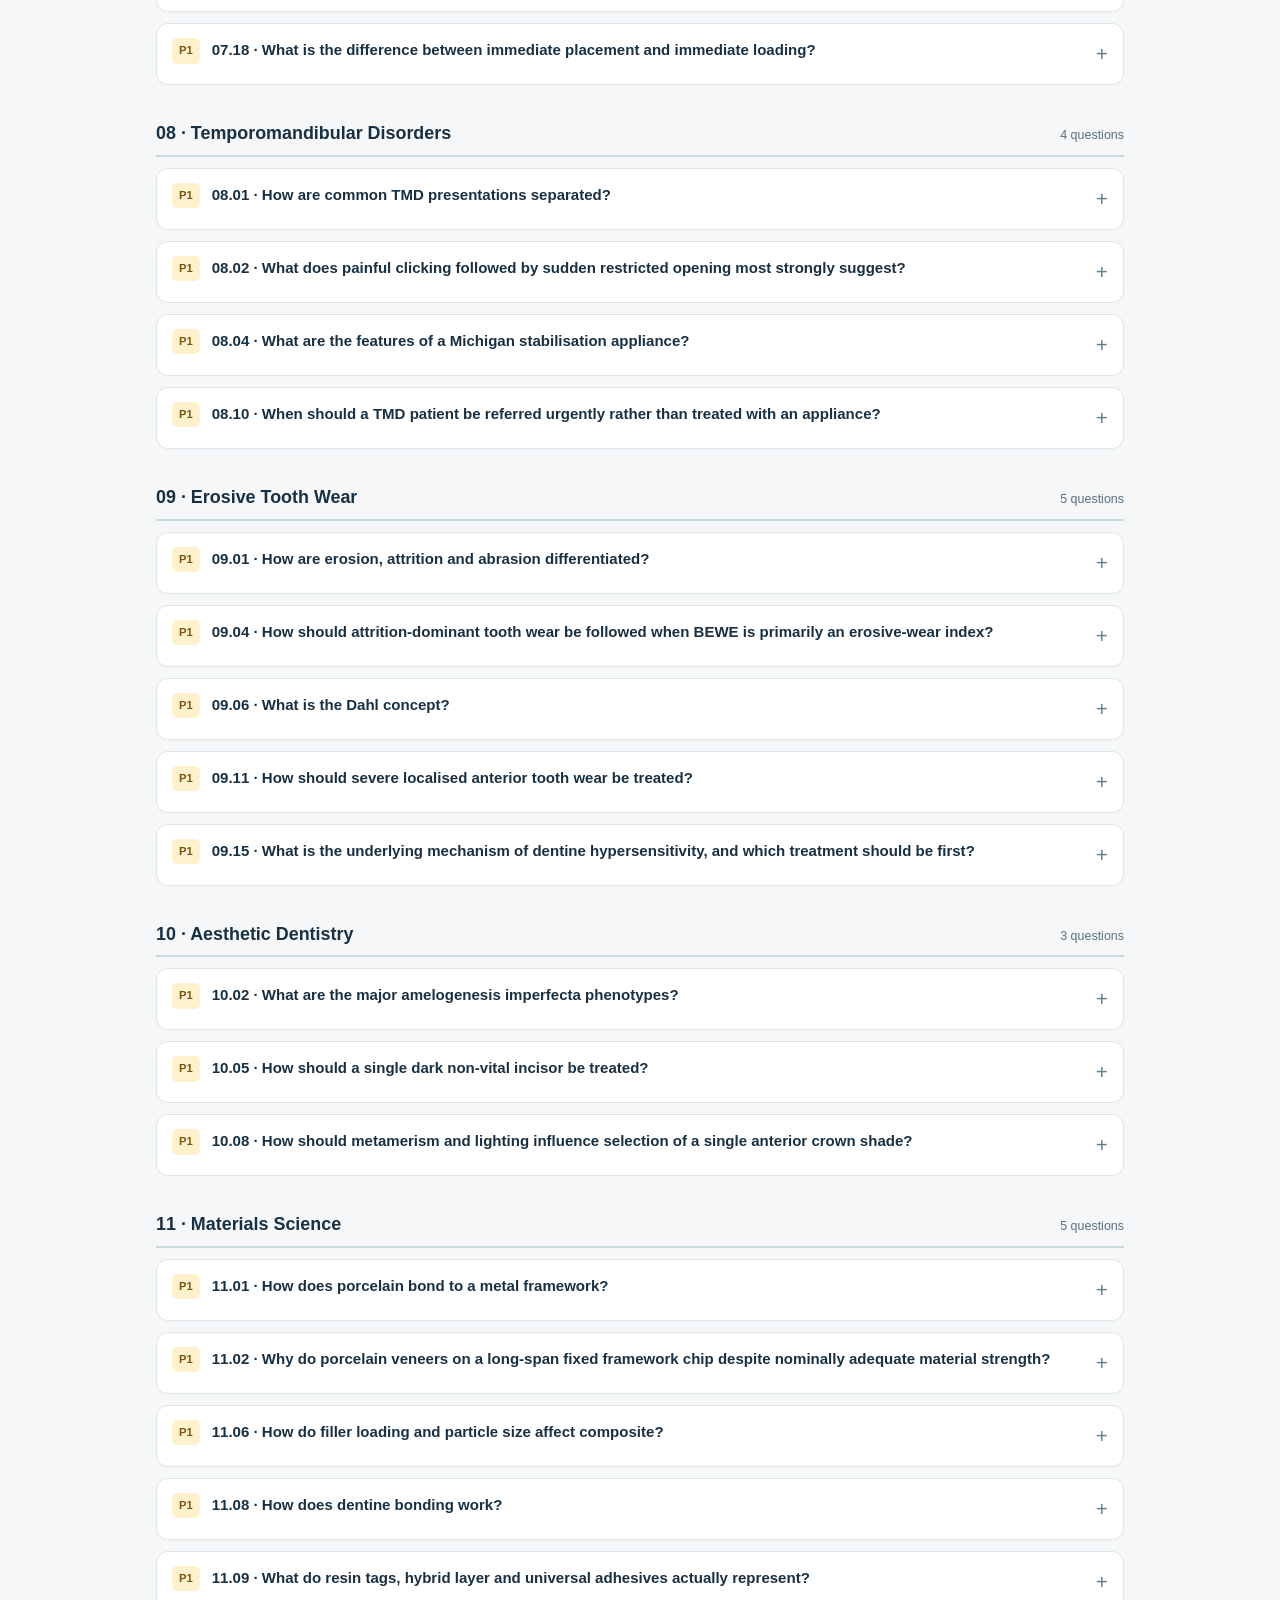
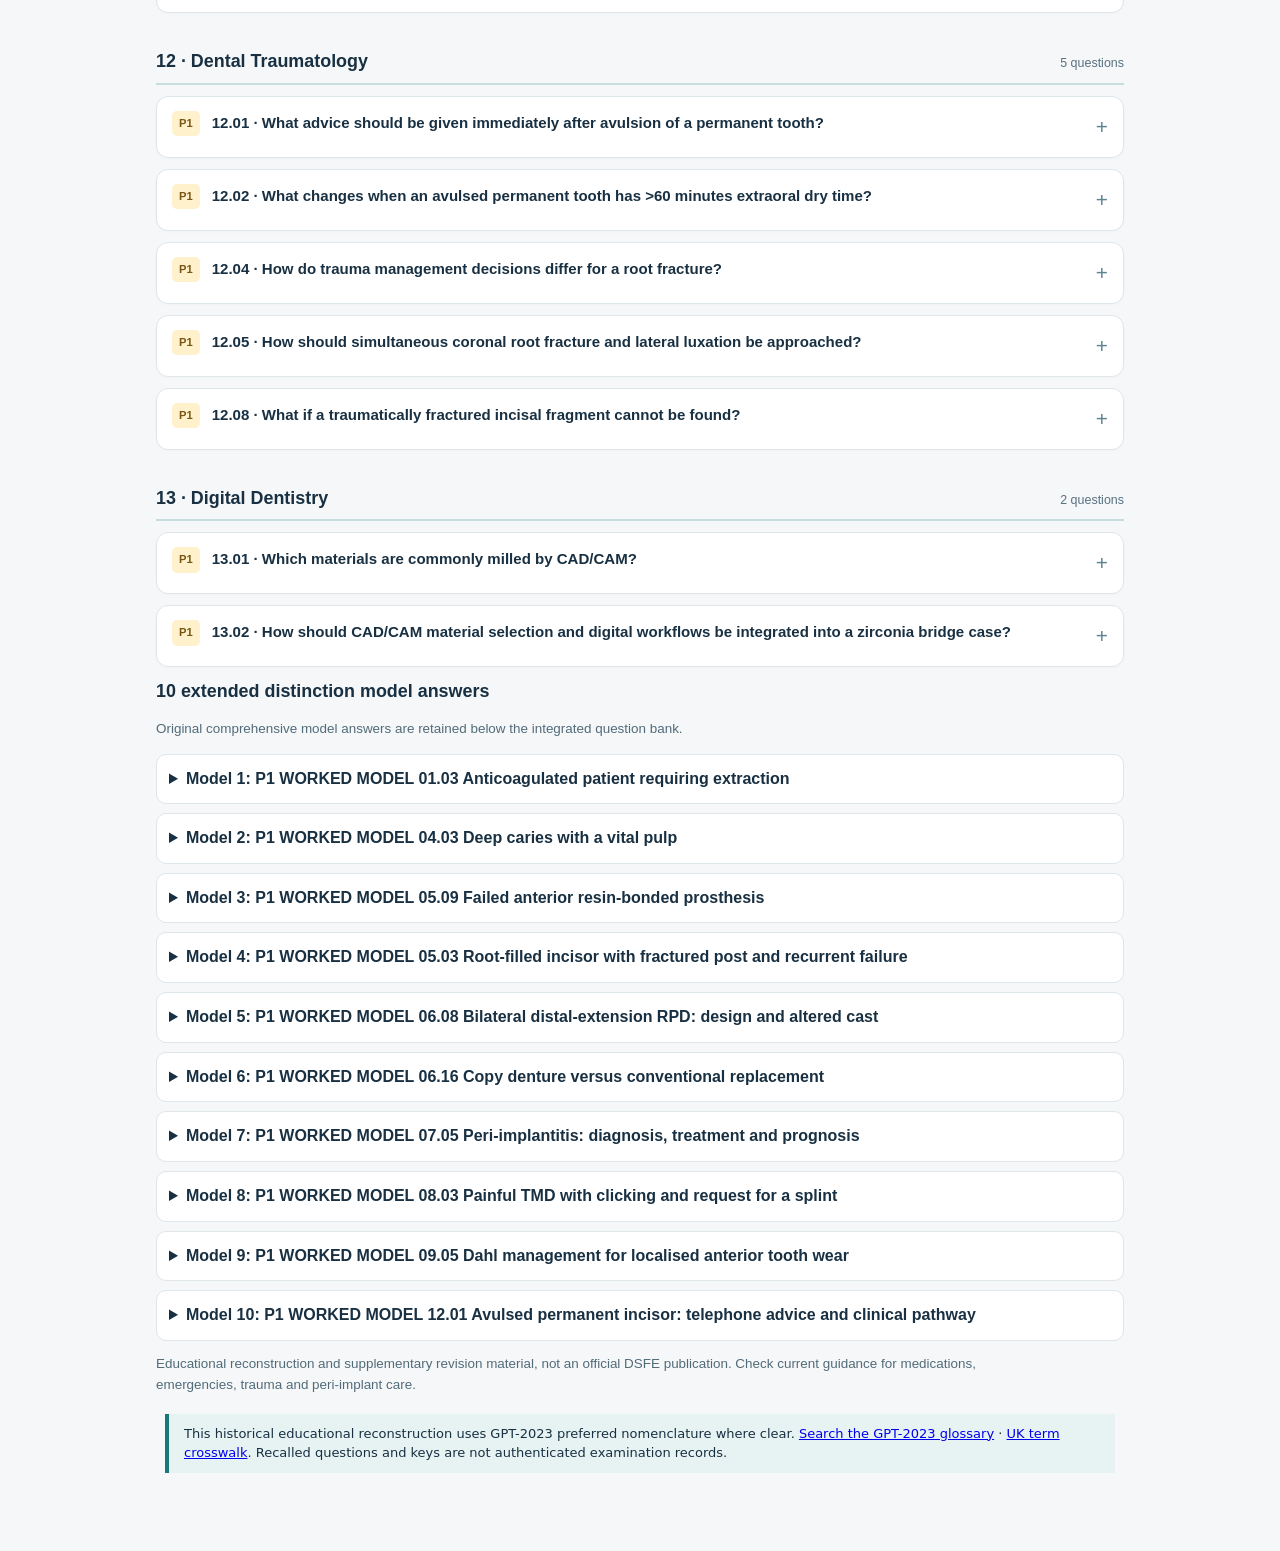
<file: historical.html>
<!doctype html><html lang="en"><head><meta charset="utf-8"><meta name="viewport" content="width=device-width,initial-scale=1,viewport-fit=cover">
<title>F Pros Historical Distinction — Final Unified Revision</title>
<style>
:root{--ink:#183042;--muted:#587080;--bg:#f5f7f8;--white:#fff;--line:#dee6ea;--teal:#166a5c;--cream:#fff1cc;--sea:#e6f4f5}*{box-sizing:border-box}body{margin:0;background:var(--bg);color:var(--ink);font-family:-apple-system,BlinkMacSystemFont,"Segoe UI",Arial,sans-serif;line-height:1.54}header{background:linear-gradient(125deg,#153d50,#135f63);color:white;padding:30px max(18px,calc((100vw - 960px)/2)) 24px}header .eyebrow{font-size:.72rem;letter-spacing:.15em;opacity:.83;font-weight:700}h1{font-size:clamp(1.65rem,4vw,2.45rem);margin:.5rem 0;font-weight:750;line-height:1.15}header p{max-width:830px;color:#e4f2f3;font-size:.94rem}main{max-width:1000px;margin:0 auto;padding:20px 16px 60px}.controls{position:sticky;top:0;z-index:4;background:#f5f7f8f0;backdrop-filter:blur(8px);padding:12px 0;border-bottom:1px solid var(--line);display:flex;gap:8px;flex-wrap:wrap}.controls input,.controls select,.controls button{font:inherit;border:1px solid #bacbd3;border-radius:9px;background:white;padding:9px 11px;color:var(--ink);min-height:42px}.controls input{flex:1;min-width:185px}.controls select{max-width:240px}.controls button{cursor:pointer}.meta{color:var(--muted);font-size:.84rem;margin:12px 0 17px}.chapter{scroll-margin-top:90px;margin-top:25px}.chapter-head{border-bottom:2px solid #c6dcdd;padding:10px 0 7px;display:flex;justify-content:space-between;align-items:baseline;gap:12px}h2{font-size:1.12rem;margin:0}.count{color:var(--muted);font-size:.78rem}.question{background:white;border:1px solid var(--line);border-radius:12px;overflow:hidden;margin:11px 0;box-shadow:0 1px 3px #0b3d4c06}.question>summary{list-style:none;cursor:pointer;padding:14px 15px;display:flex;gap:12px;align-items:flex-start}.question>summary::-webkit-details-marker{display:none}.question>summary:after{content:'+';font-size:1.3rem;color:#608392;margin-left:auto}.question[open]>summary:after{content:'−'}.pill{font-weight:800;white-space:nowrap;font-size:.7rem;padding:4px 7px;border-radius:5px;background:#eaf0f2;color:#38536c}.P1 .pill{background:#fff1cc;color:#795514}.P2 .pill{background:#e6f4f5;color:#21696d}.qtitle{font-weight:650;font-size:.94rem;flex:1}.answer{border-top:1px solid var(--line);padding:11px 17px 16px}.answer ul{margin:0;padding-left:21px}.answer li{padding:5px 7px;margin:4px 0}.P1 .answer li:nth-child(2),.P1 .answer li:last-child{background:var(--cream);border-radius:6px}.P2 .answer li:last-child{background:var(--sea);border-radius:6px}.source{color:var(--muted);font-size:.75rem;border-top:1px dashed #dce5e8;margin-top:12px;padding-top:8px;overflow-wrap:anywhere}.hide{display:none!important}#models details{margin:9px 0;border:1px solid var(--line);border-radius:10px;background:white;padding:12px}#models summary{font-weight:700;cursor:pointer}.note{font-size:.84rem;max-width:880px;color:#526b79}button:focus-visible,select:focus-visible,input:focus-visible,summary:focus-visible{outline:3px solid #3c9b9a;outline-offset:2px}@media(max-width:540px){header{padding:25px 16px}.controls{position:static}.controls select{max-width:none;flex:1}.qtitle{font-size:.92rem}}
@media print{.controls{display:none}header{background:white;color:black}.question{break-inside:avoid}.question .answer{display:block}body{background:white}}
</style></head><body><div style="background:#102d41;padding:9px 17px;text-align:right"><a href="./index.html" style="color:#ffffff;font:600 13px/1.6 system-ui,-apple-system,sans-serif;text-decoration:none">← F Pros study library</a></div>
<header><div class="eyebrow">FELLOWSHIP IN PROSTHODONTICS · JANUARY 2027</div><h1>Historical Papers<br>Distinction Answer Book</h1><p>Final unified revision edition. 228 integrated questions across the 13 prosthodontic domains, source years 2014–2025, plus 10 extended model answers. Prepared by <strong>Dr. Kam O Man, Owen</strong>.</p></header>
<main><p class="note"><strong>Revision guide:</strong> P1 = first pass (cream emphasis), P2 = second pass (teal), P3 = full coverage. Select a question to reveal its complete answer. Source years are retained for reference but no historical-period sections divide the book. Recalled questions are not official DSFE scripts or marking keys.</p>
<div class="controls"><input id="search" placeholder="Search questions, answers, original IDs…" aria-label="Search questions"><select id="domain" aria-label="Select domain"><option value="all">All 13 clinical domains</option></select><select id="priority" aria-label="Select priority"><option value="all">All priorities (228)</option><option value="P1">P1 essentials (77)</option><option value="P2">P2 second pass (103)</option><option value="P3">P3 complete coverage (48)</option></select><button id="reveal" type="button">Reveal all shown</button><button id="collapse" type="button">Hide answers</button></div>
<div class="meta" id="count" aria-live="polite"></div><div id="chapters"></div><section id="models"><h2>10 extended distinction model answers</h2><p class="note">Original comprehensive model answers are retained below the integrated question bank.</p><div id="modelcards"></div></section><p class="note">Educational reconstruction and supplementary revision material, not an official DSFE publication. Check current guidance for medications, emergencies, trauma and peri-implant care.</p><p style="font:13px/1.5 system-ui;padding:10px 15px;margin:18px auto;max-width:950px;background:#e7f3f3;border-left:4px solid #177a77">This historical educational reconstruction uses GPT-2023 preferred nomenclature where clear. <a href="./glossary.html">Search the GPT-2023 glossary</a> · <a href="./terminology.html">UK term crosswalk</a>. Recalled questions and keys are not authenticated examination records.</p></main>
<script id="data" type="application/json">{"questions":[{"id":"01.01","original_id":"01.01","domain":1,"domain_name":"Examination and Diagnosis","question":"How do bisphosphonates influence dental treatment?","priority":"P1","period":"2014–2020","bullets":["They inhibit osteoclast-mediated bone resorption; determine indication, route, duration, co-medications and planned surgery.","MRONJ risk is generally much higher with oncology-dose IV therapy than osteoporosis-dose oral therapy; treat infection and minimise trauma, but do not assume all extraction is contraindicated.","Risk stratification: verify osteoporosis versus metastatic cancer indication, oral versus injectable therapy, dosing intensity, steroids, antiangiogenic treatment and oral infection.","Prevention: stabilise periodontal and dental disease; explain MRONJ risk and arrange continued maintenance before invasive care.","Decision: retain salvageable teeth where sensible, but do not allow uncontrolled odontogenic infection merely to avoid extraction.","Critical distinction: invasive decisions depend on overall risk and alternatives; drug interruption or CTX testing cannot reliably eliminate MRONJ risk."],"sources":["Recalled prompt IDs: HQ-001, HQ-047, HQ-106, HQ-302, HQ-353, HV-003"]},{"id":"01.02","original_id":"01.02","domain":1,"domain_name":"Examination and Diagnosis","question":"What is the correct approach to suspected medication-related osteonecrosis?","priority":"P2","period":"2014–2020","bullets":["Persistent exposed or probeable bone in an antiresorptive-exposed patient warrants assessment for MRONJ and other diagnoses, including malignancy.","Stage and refer appropriately; avoid unsupported assumptions that a short drug holiday or serum CTX alone predicts risk.","Diagnostic criteria require current or past relevant medication exposure, exposed/probeable bone persisting over eight weeks, and no jaw radiotherapy/metastasis; investigate alternative pathology.","Document pain, infection, fistula, imaging and extent; asymptomatic radiographic change alone should not be confidently labelled established MRONJ.","Seek oral/maxillofacial input for staging and conservative versus operative care; address pain, infection, nutrition and oral hygiene.","Distinction: the exact therapeutic pathway is individualised and multidisciplinary; routine antibiotic courses or stopping antiresorptives are not universally effective."],"sources":["Recalled prompt IDs: HQ-084"]},{"id":"01.03","original_id":"01.03","domain":1,"domain_name":"Examination and Diagnosis","question":"How do INR and warfarin alter extraction planning?","priority":"P1","period":"2014–2020","bullets":["INR is the international normalised ratio; assess recent result, interacting medicines and planned procedure.","SDCEP: for INR below 4, usually continue warfarin for dental treatment with appropriate local haemostasis; do not stop it routinely because of thromboembolic risk.","History: establish thromboembolic indication (especially mechanical valve), other antiplatelets, hepatic disease and any recent medication alteration.","INR: obtain ideally within 24 hours, or within 72 hours when stable; an INR below 4 generally permits treatment without interruption under SDCEP guidance.","Technique: use atraumatic extraction, local pressure, haemostatic packing and sutures, and staged visits for higher bleeding-risk procedures.","Distinction: weigh procedural bleeding against thromboembolism; do not stop warfarin independently or confuse INR thresholds with DOAC protocols."],"sources":["Recalled prompt IDs: HQ-002, HQ-068, HQ-107, HQ-307, HQ-355"]},{"id":"01.04","original_id":"R01.01","domain":1,"domain_name":"Examination and Diagnosis","question":"How should an apixaban-treated patient be managed for implant surgery, and why is INR not the answer?","priority":"P1","period":"2022–2025","bullets":["Assessment: confirm indication, dose, renal status, co-medication and whether the intended surgical procedure is low or higher bleeding risk.","Decision: SDCEP advises continuing a DOAC for low-risk procedures; for higher-risk procedures, miss the morning apixaban dose on the treatment day under the recommended protocol.","Mechanism: apixaban inhibits factor Xa; INR is not a reliable measure of its anticoagulant effect.","Execution: schedule early; stage treatment, use local haemostasis, consider packing/sutures, provide written advice and confirm when the next dose should be taken.","Distinction: do not interrupt therapy for every implant procedure, and do not apply warfarin INR rules to a DOAC.","SBA discriminator (editorial): Do not substitute a warfarin INR threshold for apixaban management; the correct medication plan depends on procedural bleeding risk, renal function and current guidance."],"sources":["WHY THIS IS INCLUDED: CHANGED CLINICAL RULE","Related earlier questions: 01.03  |  2022–2025 source-theme links: 2025-Sep-Edinburgh — 2025 edinbrugh  (1).docx; 2025-Cairo-Undated — M prosth cairo 2025.pdf, p.3. Later sitting-group appearances: 3."]},{"id":"01.05","original_id":"01.04","domain":1,"domain_name":"Examination and Diagnosis","question":"Which interactions matter when treating denture stomatitis in a patient taking warfarin?","priority":"P2","period":"2014–2020","bullets":["Systemic azole antifungals, particularly fluconazole and miconazole products, may raise INR and bleeding risk; check interactions before prescribing.","Prefer correcting denture hygiene/fit and local therapy selected with prescribing guidance; do not rely on memorised fruit-juice lists as the sole safety check.","Recognise that fluconazole and miconazole can inhibit warfarin metabolism and cause clinically important INR elevation, including with some oral preparations.","Diagnose denture stomatitis clinically; examine denture extension, hygiene, nocturnal wearing, trauma, diabetes, xerostomia and suspected Candida involvement.","Manage by cleaning/disinfecting the prosthesis, night removal, correction of fit and selected topical treatment after checking interaction resources.","Distinction: treating the mucosa without the colonised denture encourages recurrence; verify any antifungal choice with current prescribing guidance."],"sources":["Recalled prompt IDs: HQ-024, HQ-045, HQ-116"]},{"id":"01.06","original_id":"01.05","domain":1,"domain_name":"Examination and Diagnosis","question":"What is the dental relevance of diabetes?","priority":"P2","period":"2014–2020","bullets":["Poor glycaemic control increases periodontal susceptibility, infection burden and healing complications; document HbA1c, current control and hypoglycaemia risk.","Treat active infection and coordinate with medical care; an isolated glucose or HbA1c number is not a universal threshold for every dental procedure.","Assess current glycaemic control, hypoglycaemia history, meal and medication pattern, infections, smoking, periodontal disease and associated vascular disease.","Periodontal inflammation and diabetes influence one another; plaque control and periodontal therapy are integral to prosthodontic prognosis.","Plan appointment timing and meals for insulin-treated patients; avoid elective extensive intervention during acute metabolic instability.","Distinction: do not use one HbA1c cutoff for every procedure; consider complexity, acute infection, urgency and medical coordination."],"sources":["Recalled prompt IDs: HQ-003, HQ-046, HQ-352"]},{"id":"01.07","original_id":"01.06","domain":1,"domain_name":"Examination and Diagnosis","question":"How should HIV status influence dental care?","priority":"P2","period":"2014–2020","bullets":["Consider CD4 count, viral load, immunosuppression, opportunistic oral disease, current medicines and systemic wellbeing.","Standard infection prevention applies to every patient; HIV alone is not an indication to withhold routine prosthodontic care.","Take a confidential medical history of antiretroviral therapy, immune status, viral load, CD4 trend, oral candidiasis and other opportunistic disease.","Standard precautions and sterilisation apply irrespective of HIV status; investigate ordinary dental causes of tooth pain before attributing symptoms to HIV.","Modify invasive treatment only when clinically indicated by blood counts, systemic status, drugs or coexisting disease.","Distinction: HIV diagnosis alone neither predicts bleeding risk nor justifies withholding implants, endodontics or removable prostheses."],"sources":["Recalled prompt IDs: HQ-004, HQ-105, HQ-172, HQ-203"]},{"id":"01.08","original_id":"01.07","domain":1,"domain_name":"Examination and Diagnosis","question":"How should periodontal severity be documented before definitive prosthodontics?","priority":"P1","period":"2014–2020","bullets":["Use full-pocket charting, BOP, CAL, recession, mobility, furcation, radiographic bone loss, and risk factors; assign current stage and grade.","BPE is a screening tool, not a complete diagnosis; control active disease before irreversible definitive work.","Record a six-point periodontal chart where indicated: probing depth, recession, clinical attachment, BOP, mobility, furcation and suppuration with calibrated radiographic assessment.","Diagnose using contemporary stage/grade framework, extent, tooth-loss history, progression indicators and modifiers such as smoking or diabetes.","Stabilise infection and assess the maintainability of each prospective abutment before deciding fixed, removable or implant therapy.","Distinction: a low BPE in one sextant cannot negate severe localised attachment loss; separate screening, full diagnosis and prognosis."],"sources":["Recalled prompt IDs: HQ-007, HQ-018, HQ-053, HQ-071, HQ-097, HQ-114, HQ-184, HQ-297"]},{"id":"01.09","original_id":"R01.05","domain":1,"domain_name":"Examination and Diagnosis","question":"Why is periodontal diagnosis more than recording a BPE score before prosthodontics?","priority":"P1","period":"2022–2025","bullets":["BPE screens for further assessment; record six-point probing, recession, attachment loss, mobility, furcations, bleeding and relevant radiographic loss.","Stage/grade periodontitis and identify smoking, glycaemic control, progression and hygiene/maintenance capacity.","Assign tooth-level prognosis before selecting abutments; a mobile tooth with active disease is not automatically an implant candidate.","Control inflammation before committing to definitive fixed dental prosthesis treatment or implant placement.","Distinction: a plausible prosthesis can still be the wrong plan if periodontal disease is unstabilised.","SBA discriminator (editorial): BPE identifies a need for further examination; it cannot substitute for staging, grading and determining whether proposed prosthodontic abutments are maintainable."],"sources":["WHY THIS IS INCLUDED: REVISITED / ADDITIONAL PROGNOSTIC DECISION","Related earlier questions: 01.07  |  2022–2025 source-theme links: 2025-Sep-Edinburgh — 2025 edinbrugh  (1).docx; 2025-Cairo-Undated — M prosth cairo 2025.pdf, p.17. Later sitting-group appearances: 6."]},{"id":"01.10","original_id":"01.08","domain":1,"domain_name":"Examination and Diagnosis","question":"How is necrotising periodontal disease recognised and managed?","priority":"P2","period":"2014–2020","bullets":["Rapid painful papillary necrosis, spontaneous bleeding, halitosis and pseudomembrane suggest necrotising gingivitis; assess stress, smoking, nutrition and immune status.","Provide careful debridement, hygiene advice and risk-factor care; systemic antibiotics are reserved for systemic or spreading involvement, not automatic first-line treatment.","Look for painful punched-out interdental papillae, spontaneous bleeding, pseudomembrane, fetor and risk factors; assess fever and spread.","Differential includes primary herpetic disease, leukaemia-related disease, trauma and other ulcerative conditions; do not diagnose solely from malodour.","Provide gentle debridement, plaque control, analgesia, review and control of smoking/stress/nutrition; evaluate immunosuppression where indicated.","Distinction: systemic antibiotics are reserved for systemic illness or spreading infection rather than routine uncomplicated necrotising gingivitis."],"sources":["Recalled prompt IDs: HQ-005, HQ-055, HQ-110"]},{"id":"01.11","original_id":"01.09","domain":1,"domain_name":"Examination and Diagnosis","question":"What are the important causes of drug-induced gingival enlargement?","priority":"P2","period":"2014–2020","bullets":["Recognise calcium-channel blockers (e.g., nifedipine), phenytoin and ciclosporin; plaque-induced inflammation magnifies enlargement.","Improve plaque control and periodontal therapy, discuss medication substitution with the prescriber, and reserve surgery for persistent functional/aesthetic problems.","Drug associations include phenytoin, ciclosporin and calcium-channel blockers; assess chronology and severity and exclude haematological or neoplastic causes.","The gingival response reflects drug effects interacting with plaque-induced inflammation and individual susceptibility, not simply excess tissue growth.","Start with hygiene and periodontal debridement, then discuss medically safe substitution with the prescribing doctor if persistent.","Distinction: medication cannot be changed by the dentist alone; surgical reduction without risk control has substantial recurrence potential."],"sources":["Recalled prompt IDs: HQ-006, HQ-033, HQ-098"]},{"id":"01.12","original_id":"01.10","domain":1,"domain_name":"Examination and Diagnosis","question":"How should an endo–perio lesion be differentiated clinically?","priority":"P3","period":"2014–2020","bullets":["Assess sensibility, sinus tract, isolated versus generalised pocketing, crack/root fracture, apical radiolucency and periodontal destruction.","Treat the endodontic component when present, then re-evaluate periodontal prognosis; splinting alone does not eradicate infection.","Test sensibility and percussion, trace any sinus, chart a narrow isolated pocket, inspect for cracks and assess periapical and periodontal radiographs.","A non-vital tooth with a tract draining coronally may imitate a periodontal pocket; a vital tooth with generalised attachment loss suggests different pathology.","Treat indicated endodontic infection first and reassess healing before finalising periodontal surgery or prosthetic abutment use.","Distinction: vertical root fracture can mimic combined lesions; persistent isolated deep probing and a J-shaped lesion warrant caution."],"sources":["Clinical extension to a recalled theme; no unique historical prompt assigned."]},{"id":"01.13","original_id":"01.11","domain":1,"domain_name":"Examination and Diagnosis","question":"What are key gingival recession classifications and management decisions?","priority":"P2","period":"2014–2020","bullets":["Record recession depth, interproximal attachment, keratinised tissue, phenotype and causes; Miller terminology appears in recalls, while Cairo RT1–RT3 is commonly used now.","Address traumatic brushing, inflammation and sensitivity first; root coverage predictability decreases as interproximal attachment is lost.","Measure buccal recession from the CEJ together with interproximal attachment loss and phenotype; document progression and exposed root sensitivity.","Cairo RT1 has no interproximal attachment loss, RT2 loss not exceeding buccal loss, and RT3 greater interproximal loss.","Manage inflammation, traumatic habits and caries risk first; grafting decisions depend on site, keratinised tissue, patient preference and coverage predictability.","Distinction: Miller classifications are historical recall material; attachment-based modern classification better explains why complete coverage cannot always be expected."],"sources":["Recalled prompt IDs: HQ-079, HQ-208, HQ-233, HQ-286, HQ-316"]},{"id":"01.14","original_id":"01.12","domain":1,"domain_name":"Examination and Diagnosis","question":"What is the immediate response to suspected anaphylaxis in dental practice?","priority":"P1","period":"2014–2020","bullets":["Stop treatment, summon emergency help, assess airway/breathing/circulation, give IM adrenaline per current local resuscitation protocol, and position appropriately.","Oxygen and monitoring support care; antihistamines are not the first-line substitute for adrenaline.","Recognition: rapid respiratory, airway or circulatory compromise after exposure, with or without skin signs, means treat as anaphylaxis immediately.","Stop treatment, summon emergency response, position the patient appropriately, give intramuscular adrenaline according to current resuscitation protocols and repeat if indicated.","Support airway, oxygenation and monitoring; record timing, agent, dose and clinical response for handover.","Distinction: antihistamines and corticosteroids cannot replace first-line adrenaline; distinguish the event from brief vasovagal syncope."],"sources":["Recalled prompt IDs: HQ-022, HQ-069, HQ-117"]},{"id":"01.15","original_id":"R01.03","domain":1,"domain_name":"Examination and Diagnosis","question":"How do you distinguish latex-triggered anaphylaxis from vasovagal syncope in the dental chair?","priority":"P1","period":"2022–2025","bullets":["Anaphylaxis: abrupt airway, breathing and/or circulation compromise; rash or mucosal swelling is common but not essential.","Syncope: pallor, sweating, bradycardia and improvement after reclining are more typical; wheeze, stridor and angio-oedema suggest anaphylaxis.","Immediate action: stop exposure, call emergency services, assess ABCDE; in suspected adult anaphylaxis give 500 micrograms IM adrenaline (1 mg/mL) to the lateral thigh promptly.","Provide oxygen, monitoring and fluid support as indicated; repeat IM adrenaline after five minutes if no improvement, per Resuscitation Council UK guidance.","Distinction: antihistamines and steroids are not first-line substitutes for adrenaline in life-threatening anaphylaxis.","SBA discriminator (editorial): Isolated fainting after an injection is not evidence of allergy; respiratory compromise or circulatory collapse with plausible exposure must trigger the anaphylaxis pathway promptly."],"sources":["WHY THIS IS INCLUDED: CLINICAL DISCRIMINATOR","Related earlier questions: 01.12, 01.14  |  2022–2025 source-theme links: 2025-Cairo-Undated — M prosth cairo 2025.pdf, p.2; 2024-Apr-Unspecified — Exam April 2024.pdf, p.1. Later sitting-group appearances: 3."]},{"id":"01.16","original_id":"01.13","domain":1,"domain_name":"Examination and Diagnosis","question":"How should chest pain suggestive of angina or acute coronary syndrome be managed?","priority":"P2","period":"2014–2020","bullets":["Stop care, assess vital signs, assist with prescribed GTN if suitable, and seek emergency help for persistent, new or severe pain.","Do not assume all chest pain is stable angina; follow local emergency/ACS protocol, including aspirin where appropriate and not contraindicated.","Stop dental treatment, assess ABC/vital signs and clarify prior stable angina history, pain severity, duration and associated dyspnoea or diaphoresis.","Position comfortably, use prescribed sublingual glyceryl trinitrate when appropriate, and activate emergency response for new, prolonged or unrelieved pain.","Follow local acute coronary syndrome protocol regarding aspirin and contraindications; provide trained resuscitation support if deterioration occurs.","Distinction: ongoing severe pain is potentially acute coronary syndrome even if the patient has a previous diagnosis of angina."],"sources":["Recalled prompt IDs: HQ-023, HQ-048, HQ-227"]},{"id":"01.17","original_id":"01.14","domain":1,"domain_name":"Examination and Diagnosis","question":"How do you distinguish syncope from local-anaesthetic toxicity or anaphylaxis?","priority":"P1","period":"2014–2020","bullets":["Syncope commonly follows anxiety, with pallor, bradycardia and brief loss of consciousness; LA toxicity may cause neurological/cardiovascular features; anaphylaxis often involves respiratory/circulatory compromise.","Stop treatment, assess ABC and call for help as indicated; do not label every post-injection collapse an allergy.","Vasovagal syncope often follows fear/pain and features pallor, sweating, bradycardia and rapid recovery after positioning.","Toxicity from intravascular local anaesthetic may cause metallic taste, tinnitus, agitation, seizures or cardiac effects; anaphylaxis adds airway/respiratory or circulatory compromise.","Stop injection, call for help, assess ABC, manage immediate threat and summon emergency services for persistent or severe events.","Distinction: the temporal association with an injection is insufficient to diagnose allergy; treatment depends on objective physiological features."],"sources":["Recalled prompt IDs: HQ-083, HQ-179, HQ-186, HQ-354"]},{"id":"01.18","original_id":"01.15","domain":1,"domain_name":"Examination and Diagnosis","question":"Which ibuprofen contraindications and interactions are important?","priority":"P2","period":"2014–2020","bullets":["NSAIDs inhibit cyclooxygenase; review peptic ulcer/bleeding, renal disease, heart failure, aspirin-sensitive asthma and pregnancy status.","Important interactions include warfarin/other anticoagulants, antiplatelets, ACE inhibitor/ARB plus diuretic, lithium and methotrexate; choose alternatives when risk outweighs benefit.","Ibuprofen blocks COX-mediated prostaglandin synthesis; it provides analgesia but can worsen renal perfusion, gastrointestinal bleeding and cardiovascular risk.","Check prior ulcer, CKD, anticoagulants, antiplatelets, pregnancy, NSAID-sensitive asthma and baseline cardiovascular disease.","Important interactions: warfarin, aspirin/antiplatelets, SSRIs, lithium, methotrexate and ACE inhibitor/ARB plus diuretic.","Distinction: short duration does not eliminate interactions; choose paracetamol or another strategy where the individual risk is unacceptable."],"sources":["Recalled prompt IDs: HQ-145, HQ-215"]},{"id":"01.19","original_id":"R01.02","domain":1,"domain_name":"Examination and Diagnosis","question":"What changes when ibuprofen is considered for a patient taking apixaban?","priority":"P1","period":"2022–2025","bullets":["Issue: NSAIDs impair platelet function and can cause gastrointestinal bleeding; concomitant apixaban increases overall bleeding risk.","First choice: consider paracetamol/acetaminophen when suitable; address the dental source of pain and seek prescriber advice where needed.","Check: renal function, peptic ulcer history, other antiplatelets and total analgesic exposure.","Exception: individual specialist advice may justify a short NSAID course, but routine ibuprofen is not the default.","SBA distinction: an apparently convenient anti-inflammatory is less appropriate when additive haemorrhagic risk is prominent.","SBA discriminator (editorial): A short NSAID course is not automatically harmless: choose an effective alternative analgesic when the additive bleeding risk outweighs the incremental anti-inflammatory benefit."],"sources":["WHY THIS IS INCLUDED: NEW MEDICATION INTERACTION","Related earlier questions: 01.15  |  2022–2025 source-theme links: 2025-Sep-Edinburgh — 2025 edinbrugh  (1).docx; 2025-Cairo-Undated — M prosth cairo 2025.pdf, p.3. Later sitting-group appearances: 6."]},{"id":"01.20","original_id":"01.16","domain":1,"domain_name":"Examination and Diagnosis","question":"How do Parkinson disease and frailty affect prosthodontic design?","priority":"P3","period":"2014–2020","bullets":["Tremor, bradykinesia, dysphagia, xerostomia, impaired dexterity and medication timing influence impressions, insertion and self-care.","Simplify prostheses and hygiene, reduce aspiration risk, plan short appointments at best functional periods and involve carers with consent.","Assess tremor, rigidity, bradykinesia, dyskinesia, swallow safety, cognitive status, manual dexterity, xerostomia and fluctuations after medication.","Plan shorter appointments during optimal motor function; confirm capacity, posture and carer assistance without removing the patient's autonomy.","Favour cleansable, simple designs and robust denture retention; test insertion/removal before prescribing intricate attachments.","Distinction: a technically sophisticated removable prosthesis is inappropriate if the patient cannot insert, clean or safely wear it."],"sources":["Recalled prompt IDs: HQ-109, HQ-219"]},{"id":"01.21","original_id":"R01.06","domain":1,"domain_name":"Examination and Diagnosis","question":"How should a severely worn dentition be managed when rheumatoid or neurological disease limits hygiene?","priority":"P2","period":"2022–2025","bullets":["Assess dexterity, cognition, medication-induced xerostomia, diet, carer support and expected ability to insert or clean prostheses.","Prioritise pain control, disease stabilisation and accessible daily hygiene over technical sophistication.","Choose restorations and dentures that can be maintained by the patient or carer; simplify contours and clasp/attachment handling.","Use a staged plan and review after changing medication or functional decline.","Distinction: prosthetic survival without patient usability is not a successful outcome.","SBA discriminator (editorial): The technically most sophisticated reconstruction can be the wrong option if a patient cannot clean, insert or maintain it independently or with carer support."],"sources":["WHY THIS IS INCLUDED: NEW PATIENT-CAPABILITY DIMENSION","Related earlier questions: 01.16, 03.06  |  2022–2025 source-theme links: 2025-Mar-Unspecified — 2025 March General Paper.docx; 2023-Sep-Edinburgh — edinburgh sept. 2023 .docx. Later sitting-group appearances: 2."]},{"id":"01.22","original_id":"01.17","domain":1,"domain_name":"Examination and Diagnosis","question":"How does cancer therapy alter oral rehabilitation?","priority":"P3","period":"2014–2020","bullets":["Assess radiotherapy fields/dose, chemotherapy, immunosuppression, salivary dysfunction, mucositis, trismus and osteoradionecrosis risk.","Prefer prevention, fluoride and coordinated multidisciplinary planning before extractions or implant surgery in irradiated bone.","Establish cancer type, current treatment, radiotherapy site/dose, antiresorptive/antiangiogenic drugs, immune suppression, salivary status and wound-healing risk.","Head-and-neck radiation may cause xerostomia, rapidly progressive caries, fibrosis, trismus and osteoradionecrosis risk.","Integrate fluoride prevention, saliva management and dental clearance with oncology; refer complex extractions or implant plans in irradiated fields.","Distinction: the dental implications of conventional chemotherapy, head/neck radiotherapy and high-dose antiresorptives are not interchangeable."],"sources":["Recalled prompt IDs: HQ-283"]},{"id":"01.23","original_id":"R01.04","domain":1,"domain_name":"Examination and Diagnosis","question":"How should head-and-neck radiotherapy affect a complex prosthodontic plan?","priority":"P1","period":"2022–2025","bullets":["Assess radiation fields/dose, salivary function, trismus, mucosal fibrosis, dentition, prior extractions and oncologic follow-up.","Risks: radiation caries, xerostomia, impaired healing, altered taste, dysphagia, candidiasis and osteoradionecrosis in irradiated jaws.","Plan: maximise prevention with fluoride and saliva management, preserve maintainable teeth and coordinate invasive care with oncology/maxillofacial teams.","Prostheses: adjust design for reduced tolerance and hygiene capacity; consider soft tissue and jaw-opening limitations.","Distinction: radiotherapy history alone does not answer whether surgery or implants are safe—the field, dose, timing and individual risk matter.","SBA discriminator (editorial): Do not equate prior radiotherapy with an absolute prohibition on implants or extraction; the irradiated site, delivered dose, residual function and treatment alternatives determine risk."],"sources":["WHY THIS IS INCLUDED: RECENT UNDERREPRESENTED TOPIC","Related earlier questions: 01.17  |  2022–2025 source-theme links: 2025-Mar-Unspecified — 2025 March General Paper.docx; 2023-Sep-Edinburgh — edinburgh sept. 2023 .docx. Later sitting-group appearances: 2."]},{"id":"01.24","original_id":"01.18","domain":1,"domain_name":"Examination and Diagnosis","question":"How should root caries in a dependent older adult be assessed?","priority":"P3","period":"2014–2020","bullets":["Look for exposed root surfaces, sugar frequency, xerostomia, poor dexterity, retained plaque, denture clasp effects and medication burden.","Prioritise prevention and cleanability; choose non-invasive or glass-ionomer-based care when appropriate to lesion activity and patient capacity.","Identify root exposure, poor plaque control, frequent fermentable carbohydrate intake, xerostomia, caregiver capacity, medications and difficulty performing oral hygiene.","Assess whether exposed-root lesions are active/soft or arrested/hard and whether pulpal proximity or restorability changes treatment.","Use targeted fluoride, diet modification, interdental aids and simple repairable restorations when needed; organise supported maintenance in care settings.","Distinction: impressive restorative work is not successful if it cannot be kept clean or tolerated by the patient."],"sources":["Clinical extension to a recalled theme; no unique historical prompt assigned."]},{"id":"01.25","original_id":"01.19","domain":1,"domain_name":"Examination and Diagnosis","question":"What is the prosthodontic significance of salivary physiology?","priority":"P3","period":"2014–2020","bullets":["Saliva provides lubrication, buffering, clearance, remineralisation and antimicrobial functions; reduced flow compromises denture comfort and caries control.","Assess medication causes and flow symptoms; address hydration, topical fluoride, saliva substitutes/stimulants and medical causes.","Saliva supports lubrication, taste, buffering, clearance, remineralisation and antimicrobial defence; its loss increases caries and denture mucosal trauma.","Ask about dry mouth, medications, night-time symptoms, Sjögren syndrome, radiation and swallowing difficulty; assess clinical dryness and flow if relevant.","Use cause-specific management, frequent water, sugar-free stimulation where safe, high-fluoride prevention and compatible saliva substitutes.","Distinction: xerostomia is subjective, whereas hyposalivation is an objectively measurable reduction; both matter in prosthodontics."],"sources":["Recalled prompt IDs: HQ-259"]},{"id":"01.26","original_id":"01.20","domain":1,"domain_name":"Examination and Diagnosis","question":"How do you appraise a clinical paper without relying only on its p value?","priority":"P2","period":"2014–2020","bullets":["Identify design, population, comparator, outcome, bias/confounding, confidence intervals and clinical effect size.","P value describes compatibility with the null model, not the chance the treatment is best; statistical significance is not clinical significance.","Describe PICO, sampling, allocation, blinding where possible, baseline confounding, attrition and outcome definition before accepting a published conclusion.","Differentiate absolute risk, relative risk, effect size and 95% confidence interval; clinically meaningful benefit may differ from statistical significance.","Test applicability: specialist operator skill, case mix, follow-up duration and maintenance may differ from the patient you are treating.","Distinction: p \u003c 0.05 does not establish causation, treatment superiority or a 95% probability that the hypothesis is true."],"sources":["Recalled prompt IDs: HQ-087, HQ-099, HQ-210, HQ-357"]},{"id":"01.27","original_id":"01.21","domain":1,"domain_name":"Examination and Diagnosis","question":"What is the distinction between sensitivity, specificity and study validity?","priority":"P3","period":"2014–2020","bullets":["Sensitivity = true positives / all affected; specificity = true negatives / all unaffected; predictive values depend on prevalence.","Reliability is repeatability, whereas validity is measuring what is intended; consider examiner calibration for BEWE and similar indices.","Sensitivity concerns detecting disease among affected patients; specificity concerns correctly identifying those without disease.","Predictive value varies with prevalence: a positive result is less convincing in low-prevalence screening even at unchanged sensitivity/specificity.","Reliability asks whether measurements reproduce; validity asks whether the measurement reflects its intended construct.","Distinction: BEWE examiner calibration and blinding improve data quality but do not alone remove confounding or establish causation."],"sources":["Clinical extension to a recalled theme; no unique historical prompt assigned."]},{"id":"01.28","original_id":"01.22","domain":1,"domain_name":"Examination and Diagnosis","question":"How should consent and communication be handled for an adolescent?","priority":"P3","period":"2014–2020","bullets":["Assess capacity/competence and local consent law, explain options, material risks and alternatives, and obtain consent from the proper decision-maker.","A teacher accompanying a school pupil is not automatically authorised to consent to elective treatment.","Explain injury, treatment choices and anticipated benefits in age-appropriate language; assess understanding, voluntariness and local consent law.","Document who has parental responsibility when required; an accompanying teacher, friend or coach is not necessarily authorised to consent.","Urgent safety care and elective definitive treatment require separate consideration; act within local safeguarding and emergency consent provisions.","Distinction: assent and involvement matter even when another party lawfully provides consent, particularly for irreversible cosmetic care."],"sources":["Clinical extension to a recalled theme; no unique historical prompt assigned."]},{"id":"01.29","original_id":"01.23","domain":1,"domain_name":"Examination and Diagnosis","question":"What is the best structure for a comprehensive clinical case summary?","priority":"P3","period":"2014–2020","bullets":["State chief concern, relevant medical and risk factors, key examination findings, provisional/differential diagnoses and prognosis.","Compare options with benefits, burdens and maintenance, then document staged plan, consent and reassessment; avoid a treatment-first answer.","Open with chief concern, functional/aesthetic priorities, relevant medical and social risks, and a succinct problem list.","Rank diagnoses and prognosis by tooth/implant/site; distinguish active disease from structural defects and patient expectations.","Present options including non-treatment, staged stabilisation and realistic costs/maintenance; justify the preferred option against its closest competitor.","Distinction: conclude with consent, review milestones, complication contingencies and prognostic uncertainty, not simply a list of procedures."],"sources":["Recalled prompt IDs: HV-001"]},{"id":"02.01","original_id":"02.01","domain":2,"domain_name":"Clinical Investigation and Imaging","question":"When are bitewings preferable to periapicals for caries?","priority":"P1","period":"2014–2020","bullets":["Bitewings identify proximal and recurrent posterior caries and crestal bone; periapicals better depict root form, apices and periapical disease.","Both are two-dimensional with overlap/superimposition; correlate radiographs with lesion activity and clinical findings.","For bitewings, document lesion extent, proximal surface contact, previous restorations and marginal bone; periapicals are better for roots, apices and endodontic change.","Radiographic depth does not prove lesion activity or exact cavitation; clinical dryness, plaque stagnation and visual examination remain essential.","Images are susceptible to overlap, geometric distortion and missed buccal/lingual lesions; correct positioning and exposure matter.","Distinction: order imaging only where it changes management and at a risk-based interval; avoid a routine fixed recall schedule for all."],"sources":["Recalled prompt IDs: HQ-027, HQ-062, HQ-175, HQ-190"]},{"id":"02.02","original_id":"02.02","domain":2,"domain_name":"Clinical Investigation and Imaging","question":"When is CBCT justified in prosthodontic planning?","priority":"P1","period":"2014–2020","bullets":["Use it only when a defined 3D clinical question cannot be answered adequately by lower-dose examination or conventional imaging, such as complex implant anatomy.","Select the smallest appropriate field of view and review the whole acquired volume, not just the implant site.","Specify the management-changing 3D question: canal proximity, buccolingual ridge width, undercuts, sinus anatomy or unexpected pathology.","Evaluate whether clinical examination and suitable two-dimensional imaging already answer it; document justification and radiation protection.","Use the smallest field of view and voxel detail adequate for the task and provide/report a review of the entire acquired image.","Distinction: CBCT cannot reliably diagnose implant stability or measure soft-tissue disease; metallic scatter may obscure critical boundaries."],"sources":["Recalled prompt IDs: HQ-251, HQ-294, HQ-327"]},{"id":"02.03","original_id":"R02.01","domain":2,"domain_name":"Clinical Investigation and Imaging","question":"When does CBCT add value in a malpositioned anterior implant near an adjacent root or nasal floor?","priority":"P1","period":"2022–2025","bullets":["Start with clinical evaluation, prior periapicals and implant records; assess symptoms, probing, crestal bone change, prosthesis access and cleansability.","CBCT is justified when three-dimensional information will materially change management, such as proximity to the root/nasal floor or suspected cortical perforation.","Apply small-field, justified, optimised exposure and issue a comprehensive radiological report.","Interpret beam-hardening artefacts and the limitations of conventional two-dimensional imaging.","Distinction: incidental radiographic contact or a short protrusion does not itself prove the aetiology of peri-implantitis.","SBA discriminator (editorial): A CBCT may clarify a clinically consequential three-dimensional relation; imaging proximity alone cannot establish implant infection or causality without clinical and longitudinal findings."],"sources":["WHY THIS IS INCLUDED: ADDITIONAL IMAGING DECISION","Related earlier questions: 02.02, 07.04  |  2022–2025 source-theme links: 2025-Mar-Unspecified — 2025 March General Paper.docx; 2025-Cairo-Undated — M prosth cairo 2025.pdf, p.19. Later sitting-group appearances: 6."]},{"id":"02.04","original_id":"02.03","domain":2,"domain_name":"Clinical Investigation and Imaging","question":"How do CBCT and medical CT differ?","priority":"P2","period":"2014–2020","bullets":["CBCT uses cone-beam acquisition and is excellent for high-resolution dentoalveolar hard tissue; conventional CT often provides better soft-tissue characterisation.","Consider field size, artefacts, dose, task and diagnostic limitations rather than assuming CBCT is universally superior or always lower dose.","CBCT employs a cone beam and area detector, typically producing high spatial resolution for mineralised structures with lower dose than many medical CT protocols.","Multidetector medical CT may offer more reliable calibrated attenuation and soft-tissue contrast; CBCT greyscale is not equivalent to calibrated Hounsfield units.","Dose varies widely by device, field and protocol, so avoid blanket statements that one modality is always safer.","Distinction: choose modality by diagnostic task and artefact burden, not a slogan about 3D superiority."],"sources":["Recalled prompt IDs: HQ-127, HQ-137, HQ-356"]},{"id":"02.05","original_id":"02.04","domain":2,"domain_name":"Clinical Investigation and Imaging","question":"What must be reviewed on an implant CBCT?","priority":"P2","period":"2014–2020","bullets":["Bone height/width, facial plate, root proximity, sinus floor/septa, nasal cavity, inferior alveolar canal, mental foramen and prosthetic angulation.","Plan the restoration first and position the fixture to support cleansability, aesthetics, access and long-term loading.","Mark available bone height/width, planned implant axis, cortical plates, maxillary sinus, inferior alveolar canal, mental foramen and neighbouring roots.","Inspect concavities, lingual undercuts, foramina, sinus pathology and potential grafting sites across all relevant planes.","Integrate the proposed prosthetic emergence, restorative space and adjacent anatomy with the radiological measurements.","Distinction: an apparently adequate bone volume is not enough if a prosthetically acceptable implant position would breach an anatomical boundary."],"sources":["Clinical extension to a recalled theme; no unique historical prompt assigned."]},{"id":"02.06","original_id":"02.05","domain":2,"domain_name":"Clinical Investigation and Imaging","question":"How should a CBCT near an impacted mandibular third molar be interpreted?","priority":"P3","period":"2014–2020","bullets":["Map root relationship to the inferior alveolar canal, cortical interruption, buccolingual position and pathology.","CBCT should answer a management-changing question, not be routine for every impaction; record incidental findings and consider coronectomy when indicated.","First establish whether impacted third-molar symptoms relate to pericoronitis, caries, cystic pathology or neighbouring tooth damage; CBCT is not automatically required.","When justified, examine canal relationship, cortical interruption, root form, lingual plate and anatomic variants affecting operation risk.","Compare removal, coronectomy where appropriate, surveillance and infection treatment, explaining nerve-injury and retention risks.","Distinction: the image is valuable only if it can alter procedural choices; risk of a canal proximity finding does not mandate extraction."],"sources":["Recalled prompt IDs: HQ-281, HQ-312"]},{"id":"02.07","original_id":"02.06","domain":2,"domain_name":"Clinical Investigation and Imaging","question":"How are internal and external cervical root resorption distinguished?","priority":"P2","period":"2014–2020","bullets":["Use angled periapicals and clinical examination; internal resorption tends to remain centred on the canal, while external lesions shift relative to it.","CBCT may clarify perforation, circumferential extent and treatment feasibility when the two-dimensional picture is ambiguous.","Record colour, location, sensibility, probing depth, symptoms and serial periapicals; radiographic parallax can distinguish canal-centred internal defects from external lesions.","Internal resorption usually retains continuity with the canal outline; external cervical resorption may show the canal trace through the defect.","Consider limited-FOV CBCT for complex anatomy when necessary for staging and access planning.","Distinction: treatment may involve endodontics, surgical/restorative access or extraction depending on location, perforation and remaining tooth structure."],"sources":["Clinical extension to a recalled theme; no unique historical prompt assigned."]},{"id":"02.08","original_id":"02.07","domain":2,"domain_name":"Clinical Investigation and Imaging","question":"How are unusual sinus radiopacities approached?","priority":"P3","period":"2014–2020","bullets":["Consider mucosal thickening, retention cyst, inflammatory change, benign osseous lesions and other pathology in the clinical context.","Report the full field, assess symptoms and seek specialist radiological/ENT opinion when appearances or symptoms are atypical.","Distinguish incidental mucosal thickening, retention cysts, odontogenic infection, calcification and other pathology from symptoms and dental findings.","Review prior imaging, sinus floor, adjacent endodontic lesions and clinical symptoms before assigning a specific diagnosis.","Seek appropriate medical/radiological or ENT review when uncertain, progressive, symptomatic or associated with suspicious features.","Distinction: an incidental opacity is not a diagnosis of active infection and is not automatically a reason for sinus surgery."],"sources":["Recalled prompt IDs: HQ-278"]},{"id":"02.09","original_id":"02.08","domain":2,"domain_name":"Clinical Investigation and Imaging","question":"How do you choose and interpret tooth sensibility tests?","priority":"P3","period":"2014–2020","bullets":["Cold/electric tests assess neural response, not true pulp blood supply; false negatives are possible after trauma or with calcified teeth.","Correlate repeated tests, adjacent controls, percussion, palpation and imaging before deciding on endodontic treatment.","Cold and electrical tests measure neural response, not direct pulpal blood flow; always test control teeth and consider recent trauma.","Combine sensibility with percussion, palpation, periodontal charting, radiographs, crack tests and history of spontaneous/lingering pain.","False negatives can occur after trauma or with calcified canals; false positives may arise from conduction to adjacent tissues.","Distinction: record a provisional pulpal and apical diagnosis with uncertainty rather than using a single test to justify irreversible treatment."],"sources":["Recalled prompt IDs: HV-002"]},{"id":"02.10","original_id":"R02.02","domain":2,"domain_name":"Clinical Investigation and Imaging","question":"What imaging and clinical findings distinguish a defective root-filled abutment from a hopeless tooth?","priority":"P1","period":"2022–2025","bullets":["Use periapicals with alternative angulation and bitewings where appropriate; inspect margins, coronal seal, post axis, PDL change and periodontal attachment.","Correlate tenderness, swelling, sinus tract tracing, isolated probing depths and previous root treatment with radiographs.","Differentiate recurrent endodontic infection, periodontal disease, root perforation and vertical root fracture.","Decide restorability by ferrule, remaining root structure and support—not solely by periapical radiolucency.","Distinction: CBCT may be justified if it resolves a consequential uncertainty; absence of a visible fracture line does not exclude a fracture.","SBA discriminator (editorial): Periapical radiolucency alone does not establish a hopeless tooth; integrate restorability, periodontal support, root anatomy and the feasibility of endodontic re-treatment."],"sources":["WHY THIS IS INCLUDED: REVISITED / ADDITIONAL DIFFERENTIAL","Related earlier questions: 05.28, 02.08  |  2022–2025 source-theme links: 2025-Mar-Unspecified — 2025 March General Paper.docx; 2025-Cairo-Undated — M prosth cairo 2025.pdf, p.19. Later sitting-group appearances: 6."]},{"id":"02.11","original_id":"R02.03","domain":2,"domain_name":"Clinical Investigation and Imaging","question":"How should an examiner interpret a cross-sectional diet/BEWE study and a reported P value?","priority":"P1","period":"2022–2025","bullets":["Identify exposure and outcome, and whether measurements are simultaneous: a cross-sectional design estimates association/prevalence, not causation.","Specify the null hypothesis, effect size, sampling limitations and plausible confounders such as age, acid exposure and reflux.","Choose statistical testing from measurement scale, distribution, independence and paired/unpaired design—not because one named test sounds familiar.","Explain that a P value is the probability of data at least this extreme under a specified null model; it is not the probability that the null hypothesis is true.","Distinction: statistical significance cannot substitute for clinically important effect size, confidence interval or an appropriate study design.","SBA discriminator (editorial): Even a small P value does not prove that acid consumption causes wear; confounding, measurement reliability and clinically meaningful effect size remain essential."],"sources":["WHY THIS IS INCLUDED: NEW STATISTICAL APPRAISAL","Related earlier questions: 01.20  |  2022–2025 source-theme links: 2025-Sep-Edinburgh — 2025 edinbrugh  (1).docx; 2025-Cairo-Undated — M prosth cairo 2025.pdf, p.13. Later sitting-group appearances: 6."]},{"id":"03.01","original_id":"03.01","domain":3,"domain_name":"Development of Prosthodontic Treatment Strategies","question":"How should congenitally absent lateral incisors be managed?","priority":"P1","period":"2014–2020","bullets":["Compare orthodontic space closure/canine substitution, resin-bonded prosthesis, implant and conventional bridge after assessment of smile line, occlusion, roots and bone.","In growing patients, implants may become infraoccluded; a single-retainer RBB can preserve tooth tissue while delaying implant decisions.","Confirm dental age, skeletal growth, canine relationship, root positions, ridge thickness, smile line, periodontal phenotype and desired occlusal outcome.","Compare orthodontic space closure with canine substitution, adhesive bridge, conventional bridge or implant after growth completion.","Discuss maintenance and likely aesthetic differences: canine colour/shape, emergence profile, gingival margins and prosthetic space.","Distinction: an implant placed during active vertical growth risks infraocclusion; its apparent permanence does not make it universally best."],"sources":["Recalled prompt IDs: HQ-025, HQ-077, HQ-089, HQ-112, HQ-134, HQ-142, HQ-272, HQ-343"]},{"id":"03.02","original_id":"03.02","domain":3,"domain_name":"Development of Prosthodontic Treatment Strategies","question":"When is a shortened dental arch a reasonable endpoint?","priority":"P1","period":"2014–2020","bullets":["When function, comfort and occlusal stability are adequate with sufficient anterior/premolar contacts, missing molars need not automatically be replaced.","Document patient priorities and functional deficiency; an SDA is not suitable merely because posterior replacement is expensive.","The shortened dental arch retains functional anterior and premolar occlusal units when posterior replacement would create disproportionate burden.","Assess function, stability, parafunction, TMD symptoms, occlusal support, opposing dentition and patient preference before accepting the endpoint.","Monitor changes in tooth migration, wear, periodontal support and satisfaction; some patients genuinely require additional posterior support.","Distinction: do not prescribe distal cantilevers simply because a molar space exists; compare risk with the acceptable SDA alternative."],"sources":["Recalled prompt IDs: HQ-180, HQ-183, HQ-230"]},{"id":"03.03","original_id":"03.03","domain":3,"domain_name":"Development of Prosthodontic Treatment Strategies","question":"How do you manage supraeruption and tilting before space replacement?","priority":"P2","period":"2014–2020","bullets":["Assess occlusal clearance, periodontal support and restorability; consider orthodontic intrusion/uprighting, limited enameloplasty, onlay or extraction where justified.","A bridge or implant placed into an uncorrected compromised space often produces poor contour and hygiene access.","Quantify the restorative space and occlusal plane discrepancy on articulated casts or digital models; assess pulpal and periodontal implications.","Options include limited orthodontic intrusion/uprighting, restoration of opposing tooth, carefully limited reduction, or selective extraction when prognosis is poor.","Choose a staged plan coordinated with the orthodontist to avoid irreversible preparation of healthy teeth.","Distinction: a mesiodistal gap may appear adequate while vertical restorative clearance remains insufficient."],"sources":["Recalled prompt IDs: HQ-155, HQ-256"]},{"id":"03.04","original_id":"03.04","domain":3,"domain_name":"Development of Prosthodontic Treatment Strategies","question":"How should severe hypodontia treatment be sequenced?","priority":"P3","period":"2014–2020","bullets":["Use a multidisciplinary plan with orthodontics, paediatric dentistry, prosthodontics and restorative care; record growth, occlusion, bone and retained primary teeth.","Use reversible interim options until skeletal maturity where relevant; balance aesthetic expectations against lifelong repair needs.","Define missing teeth, retained primary teeth, ridge deficiency, growth status and coexisting syndromic or enamel defects.","Sequence prevention and maintenance, orthodontic alignment, provisional tooth replacement, then definitive rehabilitation at suitable growth and tissue stages.","Preserve ridge and abutments with minimally invasive provisional prostheses; discuss long-term replacement cycles and access to specialist care.","Distinction: implant planning follows growth and multidisciplinary alignment rather than dictating early orthodontic movement."],"sources":["Recalled prompt IDs: HQ-277"]},{"id":"03.05","original_id":"03.05","domain":3,"domain_name":"Development of Prosthodontic Treatment Strategies","question":"How is a tooth-versus-implant decision properly justified?","priority":"P2","period":"2014–2020","bullets":["Compare achievable tooth prognosis after endodontic/periodontal care with bone and soft-tissue requirements, implant risk, cost and maintainability.","Neither extraction nor implant placement is automatically superior to retaining a restorable tooth; prognosis is patient-specific.","Compare tooth survival, periodontal support, restorability, remaining ferrule, endodontic prognosis, adjacent tissue and achievable prosthetic design.","Also appraise implant-specific risks: bone augmentation, soft-tissue aesthetics, peri-implant disease and prosthetic repair burden.","Evaluate patient costs, clinical time, future options and the hazard of extracting a maintainable natural tooth.","Distinction: comparisons based on crown survival versus implant survival may be misleading because outcomes and denominators differ."],"sources":["Clinical extension to a recalled theme; no unique historical prompt assigned."]},{"id":"03.06","original_id":"R03.03","domain":3,"domain_name":"Development of Prosthodontic Treatment Strategies","question":"How should you decide between salvaging a compromised anterior tooth and extracting for an implant?","priority":"P1","period":"2022–2025","bullets":["Assess periodontal attachment, vertical root fracture suspicion, ferrule, endodontic retreatability, mobility, soft tissue and aesthetic risk.","Retain if biologically and restoratively predictable; discuss endodontic retreatment, crown lengthening/orthodontic extrusion only when they improve the whole prognosis.","Extract when structural failure or uncontrollable infection makes retention unsustainable; plan provisionalisation and tissue preservation first.","Compare survival with complications, maintenance, cost and patient preference—not raw implant-versus-tooth percentages from unequal populations.","Distinction: “implant lasts longer” is not a defensible reason to sacrifice a maintainable tooth.","SBA discriminator (editorial): Tooth preservation is not always superior to replacement, but neither is implant therapy automatically preferable when a strategic tooth is predictably restorable."],"sources":["WHY THIS IS INCLUDED: REVISITED / MULTI-FACTOR DECISION","Related earlier questions: 03.05  |  2022–2025 source-theme links: 2025-Sep-Edinburgh — 2025 edinbrugh  (1).docx; 2025-Cairo-Undated — M prosth cairo 2025.pdf, p.5. Later sitting-group appearances: 5."]},{"id":"03.07","original_id":"03.06","domain":3,"domain_name":"Development of Prosthodontic Treatment Strategies","question":"How do patient resources and maintenance capability change the plan?","priority":"P3","period":"2014–2020","bullets":["Consider manual dexterity, attendance, smoking, disease control, finances, expectations and ability to access repair.","Choose the least burdensome predictable option accepted after informed shared decision-making; provide a staged fallback.","Ask about hygiene ability, follow-up attendance, financial constraints, mobility, health literacy, dexterity and aesthetic expectations.","Explain staged options—disease control, stabilisation, provisional rehabilitation and later upgrades—rather than forcing definitive extensive treatment immediately.","Specify foreseeable replacement and maintenance expenses, not simply the initial prosthesis fee.","Distinction: a technically optimal plan is not the preferred plan if it is unsustainable or unacceptable to the patient."],"sources":["Recalled prompt IDs: HQ-301"]},{"id":"03.08","original_id":"R03.02","domain":3,"domain_name":"Development of Prosthodontic Treatment Strategies","question":"How should a patient entering residential care influence prosthesis selection?","priority":"P2","period":"2022–2025","bullets":["Obtain history of independence, swallowing, aspiration risk, manual dexterity, oral-care support and capacity to manage attachments.","Prefer hygienic, easy-to-identify and maintainable prostheses; address loss prevention and carer instructions.","Use copy dentures only if beneficial characteristics remain appropriate; reproduce neither overextension nor destructive occlusion.","Choose treatment involving the patient and carers under valid consent/best-interest processes where relevant.","Distinction: immediate retention is not the only outcome—safe handling, cleanliness and adaptability may dominate.","SBA discriminator (editorial): The ideal prosthesis is one that remains usable in the care setting; a simple, identifiable, cleansable denture may outperform a retentive but unmanageable attachment design."],"sources":["WHY THIS IS INCLUDED: NEW FUNCTIONAL / SOCIAL CONSTRAINT","Related earlier questions: 06.18, 03.06  |  2022–2025 source-theme links: 2025-Mar-Unspecified — 2025 March General Paper.docx; 2025-Cairo-Undated — M prosth cairo 2025.pdf, p.11. Later sitting-group appearances: 2."]},{"id":"03.09","original_id":"03.07","domain":3,"domain_name":"Development of Prosthodontic Treatment Strategies","question":"What is the correct sequence before complex full-mouth rehabilitation?","priority":"P2","period":"2014–2020","bullets":["Stabilise disease, establish diagnoses and records, trial occlusal or aesthetic changes where feasible, then undertake definitive restorations.","Use provisionals/mock-ups to test function and tolerance; irreversible treatment should not precede risk control.","Start by controlling active caries, periodontitis, infection, erosion causes and parafunction before definitive occlusal changes.","Record current OVD, contacts, excursions, space, tooth position and diagnostic wax-up or digital proposal; test uncertain changes reversibly.","Stabilise prognosis and use provisional restorations where needed to evaluate aesthetics, speech, comfort and cleansability.","Distinction: increasing OVD is not automatically indicated because teeth are worn; dentoalveolar compensation may preserve OVD."],"sources":["Clinical extension to a recalled theme; no unique historical prompt assigned."]},{"id":"03.10","original_id":"R03.01","domain":3,"domain_name":"Development of Prosthodontic Treatment Strategies","question":"How should failed bridges and uncontrolled caries be sequenced before definitive replacement?","priority":"P1","period":"2022–2025","bullets":["Phase 1: resolve urgent symptoms, caries and periodontal inflammation, record provisional prognosis and patient priorities.","Disassemble or section selected failing work only when it improves assessment or infection control; protect potentially retainable abutments.","Confirm endodontic status, ferrule, attachment loss, occlusal space and maintainability before choosing a definitive span.","Offer conventional fixed, resin-bonded, removable, implant-supported or shortened-arch options with realistic cost/maintenance.","Distinction: replacing the visible prosthesis before stabilising the disease is the wrong sequence.","SBA discriminator (editorial): Definitive bridge replacement before controlling caries, periodontal disease and abutment prognosis risks recreating the same failure at higher cost."],"sources":["WHY THIS IS INCLUDED: REVISITED / NEW LONGITUDINAL CASE","Related earlier questions: 03.07, 05.14  |  2022–2025 source-theme links: 2025-Sep-Edinburgh — 2025 edinbrugh  (1).docx; 2025-Cairo-Undated — M prosth cairo 2025.pdf, p.6. Later sitting-group appearances: 6."]},{"id":"03.11","original_id":"03.08","domain":3,"domain_name":"Development of Prosthodontic Treatment Strategies","question":"What makes a distinction-level treatment-planning answer?","priority":"P2","period":"2014–2020","bullets":["Separate essential investigation, modifiable risks, feasible alternatives, preferred option and reason for rejection of the closest alternative.","Specify prognosis and measurable review points rather than listing every available procedure without prioritisation.","Deliver a clear ranked problem list, pertinent negative findings and objective investigations, then define realistic treatment goals.","Explain at least two feasible options and the decisive prognostic factor favouring one, explicitly including non-treatment where appropriate.","Discuss evidence quality, uncertainty, likely failure modes, repair, recall and cost burden as part of consent.","Distinction: distinguish the best justified plan for the *given patient* from the theoretically most comprehensive rehabilitation."],"sources":["Recalled prompt IDs: HV-010"]},{"id":"03.12","original_id":"03.09","domain":3,"domain_name":"Development of Prosthodontic Treatment Strategies","question":"How do consent, safeguarding and professional governance affect case planning?","priority":"P2","period":"2014–2020","bullets":["Confirm patient capacity and lawful consent; for an adolescent, a schoolteacher or accompanying adult is not automatically a legal proxy.","Escalate safeguarding or suspected unregistered practice appropriately; document scope, referral and informed alternatives.","Confirm capacity, informed choice, documentation, safeguarding concerns, cultural/communication needs and the patient's tolerance of risk.","Use shared decision-making with benefits, harms, alternative treatments, staged approaches and foreseeable long-term maintenance.","When clinical photographs or records are used for education, comply with confidentiality and appropriate consent requirements.","Distinction: a patient's request for implants or cosmetic treatment does not override lack of disease stability or professional obligations."],"sources":["Recalled prompt IDs: HQ-292, HQ-308, HQ-320"]},{"id":"04.01","original_id":"04.01","domain":4,"domain_name":"Health Promotion and Prevention of Disease","question":"How should an enamel white-spot lesion be assessed?","priority":"P1","period":"2014–2020","bullets":["Distinguish active early caries from fluorosis, developmental defects and post-orthodontic demineralisation by history, distribution, plaque and surface texture.","Active non-cavitated lesions usually warrant plaque/sugar control, fluoride and possible infiltration before drilling.","Use clean, dry visual examination, lesion location, biofilm activity, white-spot distribution, dietary/fluoride history and serial changes.","Differentiate active incipient caries from fluorosis, developmental opacity, post-orthodontic demineralisation and inactive arrested lesions.","First control plaque and sugar frequency, optimise topical fluoride and review lesion activity before invasive restoration.","Distinction: an intact lesion is not automatically cavitated merely because radiographic radiolucency is present."],"sources":["Recalled prompt IDs: HQ-010, HQ-059, HQ-131, HQ-223, HQ-350"]},{"id":"04.02","original_id":"R04.01","domain":4,"domain_name":"Health Promotion and Prevention of Disease","question":"What is the distinction between a white-spot lesion requiring treatment and one suitable for non-operative care?","priority":"P1","period":"2022–2025","bullets":["Assess activity, cavitation, lesion depth, plaque retention, diet, fluoride, saliva and site accessibility.","Non-cavitated accessible lesions: intensify risk control, remineralisation and consider infiltration/micro-invasive approaches where appropriate.","Cavitated or non-cleansable lesions may need operative intervention with selective caries removal and a durable seal.","Review with reproducible clinical/radiographic markers; distinguish arrest from mere cosmetic masking.","Distinction: radiographic dentine depth alone does not automatically require complete excavation or a crown.","SBA discriminator (editorial): Non-operative remineralisation is preferred for a cleanable non-cavitated lesion; cavitation, activity and patient risk may justify an operative or micro-invasive approach."],"sources":["WHY THIS IS INCLUDED: REVISITED / ACTIVE LESION DECISION","Related earlier questions: 04.01  |  2022–2025 source-theme links: 2025-Mar-Unspecified — 2025 March General Paper.docx; 2025-Sep-Edinburgh — 2025 edinbrugh  (1).docx. Later sitting-group appearances: 7."]},{"id":"04.03","original_id":"04.02","domain":4,"domain_name":"Health Promotion and Prevention of Disease","question":"What are the histological zones of early enamel caries?","priority":"P3","period":"2014–2020","bullets":["From surface inward: surface zone, body of lesion, dark zone, translucent zone; the lesion body has greatest mineral loss.","Do not use memorised porosity percentages without a named source; clinically, activity and cavitation determine management.","Recognise advancing zones from surface inward: relatively intact surface, lesion body (greatest porosity), dark zone and translucent zone (advancing front).","The white appearance reflects refractive-index differences from subsurface mineral loss and air or water in pores.","A retained surface layer permits non-operative remineralisation and microinvasive treatment in suitable lesions.","Distinction: the lesion body is not the deepest zone; the translucent zone represents the advancing edge histologically."],"sources":["Clinical extension to a recalled theme; no unique historical prompt assigned."]},{"id":"04.04","original_id":"04.03","domain":4,"domain_name":"Health Promotion and Prevention of Disease","question":"How are deep carious lesions managed to preserve vitality?","priority":"P1","period":"2014–2020","bullets":["Assess symptoms, pulp status and lesion depth; for an asymptomatic vital tooth, selective caries removal to soft/firm dentine near the pulp can reduce exposure risk.","Maintain a peripheral seal and durable restoration; stepwise removal is an option, not compulsory for every deep lesion.","Assess pain history, pulpal tests, radiographic depth, presence of irreversible pulpitis signs and ability to seal the tooth.","In a vital asymptomatic or reversibly inflamed permanent tooth, selective caries removal may protect pulp exposure compared with complete excavation.","Establish a durable peripheral seal, definitive restoration and monitored symptoms; manage exposed pulp according to vitality and contemporary vital-pulp therapy protocols.","Distinction: stepwise excavation is an option, not a requirement for every deep lesion; the objective is a healthy pulp and sealed tooth."],"sources":["Recalled prompt IDs: HQ-030"]},{"id":"04.05","original_id":"04.04","domain":4,"domain_name":"Health Promotion and Prevention of Disease","question":"What should be included in a caries-risk assessment?","priority":"P1","period":"2014–2020","bullets":["Prior lesions, sugar frequency, plaque, salivary function, fluoride exposure, appliances, root exposure and access to self-care.","Offer tailored prevention: fluoride toothpaste, dietary changes, saliva management, remineralisation and periodic review.","Evaluate past caries, active lesions, diet frequency, fluoride, plaque, saliva, exposed roots, appliances and medications.","Use lesion activity and radiographic findings to stratify risk and tailor preventive intensity and recall interval.","Establish patient-achievable changes such as fluoride toothpaste, sugar reduction, interdental cleaning and dry-mouth management.","Distinction: caries experience predicts future disease but is not a substitute for assessing changing biological and social risk factors."],"sources":["Recalled prompt IDs: HQ-009, HQ-076, HQ-156, HQ-189"]},{"id":"04.06","original_id":"R04.02","domain":4,"domain_name":"Health Promotion and Prevention of Disease","question":"How should a fluoride-toothpaste trial and DMFT/DMFS endpoints be appraised?","priority":"P2","period":"2022–2025","bullets":["DMFT/DMFS record cumulative caries experience, not current activity; specify whether outcomes are new lesions, progression or activity.","Check randomisation, blinding, baseline caries risk, fluoride exposure, follow-up, calibration and contamination between groups.","Report absolute effect and confidence intervals, not just a P value.","Interpret ppm as parts per million fluoride ion and avoid mixing toothpaste fluoride concentration with systemic fluoride recommendations.","Distinction: a statistically significant difference in DMFT does not prove the mechanism or generalisability to a different-risk population.","SBA discriminator (editorial): A difference in DMFT between groups is not sufficient proof of efficacy without considering baseline disease, follow-up, confounding and whether the design supports causal inference."],"sources":["WHY THIS IS INCLUDED: REVISED EVIDENCE / PREVENTION","Related earlier questions: 01.20, 04.04  |  2022–2025 source-theme links: 2025-Sep-Edinburgh — 2025 edinbrugh  (1).docx; 2025-Cairo-Undated — M prosth cairo 2025.pdf, p.13. Later sitting-group appearances: 5."]},{"id":"04.07","original_id":"04.05","domain":4,"domain_name":"Health Promotion and Prevention of Disease","question":"How are incipient proximal caries lesions treated?","priority":"P3","period":"2014–2020","bullets":["Determine cavitation and activity using clean/dry examination, bitewings and risk assessment.","For non-cavitated lesions, prefer non-operative care, with resin infiltration where indicated; restore if cavitated, inaccessible to plaque control or progressing despite care.","Determine whether the proximal lesion is non-cavitated, microcavitated or frankly cavitated; visual access and activity guide intervention.","Non-cavitated lesions usually justify fluoride and plaque/sugar control; resin infiltration or sealing may be considered in selected progressing lesions.","Restore when cavitation, cleansability and lesion depth make a sealed non-operative approach unreliable.","Distinction: bitewing extent alone does not determine operative treatment; unnecessary preparation sacrifices sound marginal-ridge structure."],"sources":["Recalled prompt IDs: HQ-090"]},{"id":"04.08","original_id":"04.06","domain":4,"domain_name":"Health Promotion and Prevention of Disease","question":"How is dentine hypersensitivity differentiated and treated?","priority":"P2","period":"2014–2020","bullets":["Short sharp pain to evaporative/tactile/osmotic stimuli from exposed dentine is a diagnosis of exclusion; exclude caries, cracks and pulpitis.","Address erosion/abrasion and use potassium nitrate/arginine/stannous fluoride agents, varnish or sealing according to persistence.","Short sharp pain to air, brushing or thermal stimulation suggests exposed dentine but exclude crack, caries, pulpal disease and leaking restoration.","Explain hydrodynamic fluid movement in exposed tubules; identify erosion, recession, abrasion and dietary acids as triggers.","Begin with gentle brushing, dietary control and desensitising agents; add tubule occlusion/restoration for persistent localised structural defects.","Distinction: prolonged spontaneous pain or pain on biting requires reassessment, not repeated application of desensitising paste."],"sources":["Recalled prompt IDs: HQ-095, HQ-149, HQ-194"]},{"id":"04.09","original_id":"04.07","domain":4,"domain_name":"Health Promotion and Prevention of Disease","question":"Why are systemic antibiotics not routine adjuncts for periodontitis?","priority":"P2","period":"2014–2020","bullets":["Biofilm disruption and risk control are fundamental; unnecessary systemic antibiotics bring resistance, adverse effects and interactions.","Selective adjunctive use requires a clear clinical indication, not an arbitrary pocket-depth threshold or historical brand list.","Periodontitis is biofilm-driven; mechanical subgingival instrumentation and risk-factor management form first-line care.","Routine systemic antibiotics add adverse effects, resistance pressure, drug interactions and variable marginal benefit.","Consider adjuncts only for selected severe presentations under contemporary periodontal guidance, with appropriate diagnosis and shared decision-making.","Distinction: systemic antibiotics without debridement and plaque control cannot substitute for effective periodontal therapy."],"sources":["Recalled prompt IDs: HQ-031, HQ-054, HQ-070"]},{"id":"04.10","original_id":"04.08","domain":4,"domain_name":"Health Promotion and Prevention of Disease","question":"When do local antimicrobials have a role?","priority":"P3","period":"2014–2020","bullets":["Consider them only as a selective adjunct to meticulous debridement at persistent sites, recognising modest/variable benefits and local protocols.","They do not replace plaque control, effective instrumentation or supportive periodontal care.","Local antimicrobial agents can create high concentrations at selected pockets, but evidence for additional long-term benefit is heterogeneous.","Consider selectively after adequate debridement and review, checking pocket morphology, disease activity and overall plaque control.","Discuss cost, access, resistance stewardship and whether surgical access or improved cleaning would better address persistent disease.","Distinction: do not memorise historical brand names as universal first-line treatments; formulations and availability change."],"sources":["Recalled prompt IDs: HQ-111"]},{"id":"04.11","original_id":"04.09","domain":4,"domain_name":"Health Promotion and Prevention of Disease","question":"What preventive advice accompanies denture stomatitis?","priority":"P3","period":"2014–2020","bullets":["Clean dentures and mucosa, leave dentures out overnight when feasible, disinfect appropriately and correct traumatic fit or poor extension.","Treat candidal infection when clinically indicated, while reviewing xerostomia, diabetes and drug interactions.","Examine fit, extension, polished surface, hygiene, nocturnal wear, xerostomia, diabetes, angular cheilitis and oral mucosal appearance.","Instruct cleaning of denture and mucosa, overnight removal, appropriate disinfection and correction of trauma/fit.","Antifungal choice depends on presentation, current medicines and local guidance; plan follow-up to confirm resolution.","Distinction: repeated antifungal treatment without addressing the prosthesis and predisposing conditions commonly fails."],"sources":["Clinical extension to a recalled theme; no unique historical prompt assigned."]},{"id":"04.12","original_id":"04.10","domain":4,"domain_name":"Health Promotion and Prevention of Disease","question":"Which risk factors increase cervical/root caries in older adults?","priority":"P2","period":"2014–2020","bullets":["Gingival recession, low salivary flow, cariogenic snacking, plaque retention and difficulties with manual hygiene are important drivers.","High-fluoride strategies and simplified restorative design may protect more teeth than repeated replacement of class V restorations.","Key risks are recession with root exposure, medication-related dry mouth, poor dexterity, high sugar frequency and dependent oral care.","Root dentine demineralises more readily than enamel; lesion assessment must include softness, activity, accessibility and pulpal proximity.","Support high-fluoride measures where prescribed, carer training and durable, cleansable restorations when repair is necessary.","Distinction: prevention and care-home hygiene systems determine success as much as the chosen filling material."],"sources":["Recalled prompt IDs: HQ-176, HQ-282, HQ-313, HQ-332"]},{"id":"04.13","original_id":"R04.03","domain":4,"domain_name":"Health Promotion and Prevention of Disease","question":"How should vaping be addressed when planning periodontal or implant treatment?","priority":"P2","period":"2022–2025","bullets":["Ask non-judgementally about cigarettes, vaping frequency, nicotine exposure and other relevant behaviours.","Assess plaque control, inflammation, periodontal history and maintenance as established risk variables.","Explain that emerging vaping evidence is less mature and more confounded than conventional smoking evidence.","Offer cessation support and document risk communication; do not claim vaping is harmless or quantify a risk from weak single studies.","Distinction: risk counselling should be evidence-calibrated, not a substitute for diagnosis and disease control.","SBA discriminator (editorial): Do not state that vaping is risk-free or assign a precise risk magnitude without defensible evidence; integrate exposure counselling with established periodontal and implant risk control."],"sources":["WHY THIS IS INCLUDED: EMERGING RISK-FACTOR DISCUSSION","Related earlier questions: 07.16, 01.07  |  2022–2025 source-theme links: 2025-Sep-Edinburgh — 2025 edinbrugh  (1).docx; 2025-Cairo-Undated — M prosth cairo 2025.pdf, p.17. Later sitting-group appearances: 6."]},{"id":"05.01","original_id":"05.01","domain":5,"domain_name":"Fixed Prosthodontics","question":"What differentiates a cracked tooth from a vertical root fracture?","priority":"P1","period":"2014–2020","bullets":["Cracked tooth may show bite-release pain, localised sensitivity and an incomplete coronal crack; transillumination, magnification and separated bite tests help localise it.","An isolated deep periodontal defect, sinus or J-shaped radiolucency raises concern for a root fracture; the radiograph alone is not diagnostic.","Cracked tooth often gives pain on release of biting or cold sensitivity; isolate the suspected cusp with selective bite testing and transillumination.","Check probing for an isolated narrow deep defect, mobility and periodontal radiographs; a root fracture may present with recurrent sinus and J-shaped bone loss.","Temporary cuspal splinting or onlay protection can clarify symptoms in a restorable vital cracked cusp.","Distinction: deep extension below the crestal bone or true vertical root fracture substantially worsens prognosis and may preclude restoration."],"sources":["Recalled prompt IDs: HQ-014, HQ-034, HQ-072, HQ-132, HQ-161, HQ-274, HQ-289, HQ-322, HQ-344"]},{"id":"05.02","original_id":"05.02","domain":5,"domain_name":"Fixed Prosthodontics","question":"What is the rational treatment sequence for a symptomatic cracked cusp?","priority":"P2","period":"2014–2020","bullets":["Establish pulp status and crack extent; remove split/fractured cusp if indicated, provide immediate stabilisation or cuspal coverage, then reassess.","Root-canal therapy treats irreversible pulpitis/necrosis, not the crack itself; extraction may be necessary if the crack extends through the root.","Establish pulp and apical diagnosis before treatment: reversible pulpitis differs from spontaneous lingering pain and irreversible inflammation.","Remove causative contact and protect the cracked cusp with bonded provisional coverage, then evaluate symptoms and remaining tooth structure.","Definitive cuspal protection may be adhesive onlay or crown depending on crack extent, residual enamel and occlusal loading.","Distinction: root canal therapy treats infected/inflamed pulp, not the crack itself; cracked-tooth prognosis depends on depth and periodontal extension."],"sources":["Clinical extension to a recalled theme; no unique historical prompt assigned."]},{"id":"05.03","original_id":"R05.05","domain":5,"domain_name":"Fixed Prosthodontics","question":"How should a root-filled tooth with fractured palatal cusp and reduced posterior support be restored?","priority":"P2","period":"2022–2025","bullets":["Check crack depth, periodontal probing, pulp/periapical status, remaining walls, ferrule and whether the fracture extends subgingivally.","Assess occlusal overload from absent posterior support; determine whether interim coverage/occlusal protection is required.","Options include direct bonded restoration, cuspal coverage onlay/crown and root canal retreatment only for an appropriate endodontic indication.","Provisional restoration may be preferable when the patient cannot complete definitive care promptly.","Distinction: an asymptomatic vital tooth does not automatically need root treatment before cuspal coverage.","SBA discriminator (editorial): A full-coverage ceramic restoration is not the default if the tooth lacks sound ferrule and posterior support; interim cusp protection and prognosis assessment come first."],"sources":["WHY THIS IS INCLUDED: REVISITED / OCCLUSION-DEPENDENT PROGNOSIS","Related earlier questions: 05.02, 05.03  |  2022–2025 source-theme links: 2025-Sep-Edinburgh — 2025 edinbrugh  (1).docx; 2025-Cairo-Undated — M prosth cairo 2025.pdf, p.5. Later sitting-group appearances: 5."]},{"id":"05.04","original_id":"05.03","domain":5,"domain_name":"Fixed Prosthodontics","question":"What is the ferrule effect and what is the clinical caveat?","priority":"P1","period":"2014–2020","bullets":["A circumferential band of sound coronal dentine, commonly targeted at 1.5–2 mm, improves resistance to functional fracture and dislodgement.","Do not gain ferrule through crown lengthening if this creates unacceptable crown–root ratio, furcation exposure, periodontal loss or aesthetic compromise.","Ferrule is a circumferential band of sound tooth tissue engaged by the crown, resisting functional leverage and splitting forces.","Aim for an adequate band, commonly around 1.5–2 mm where feasible, without confusing ferrule with post length.","Assess whether crown lengthening or orthodontic extrusion would create an unacceptable crown–root ratio, furcation exposure or aesthetic defect.","Distinction: the presence of a post cannot compensate for absent restorability; extraction may be more predictable when ferrule cannot be achieved safely."],"sources":["Recalled prompt IDs: HQ-057, HQ-081, HQ-100, HQ-248, HV-009"]},{"id":"05.05","original_id":"05.04","domain":5,"domain_name":"Fixed Prosthodontics","question":"Does a root-filled tooth automatically need a post?","priority":"P3","period":"2014–2020","bullets":["No. A post is used to retain the core when residual coronal structure is insufficient; it does not strengthen the root.","Preserve root dentine and apical seal; use post only when needed after evaluating ferrule, ferrule height, canal shape and loads.","A post mainly retains the core; endodontic therapy itself does not create a biologic requirement for post placement.","Consider residual walls, endodontic status, canal curvature, tooth location, ferrule, function and potential for adhesive core retention.","Preserve radicular dentine and maintain an adequate apical root filling; unnecessary canal enlargement increases perforation and fracture risk.","Distinction: heavily restored posterior teeth often need cuspal coverage, but not necessarily a post in every root."],"sources":["Recalled prompt IDs: HQ-300"]},{"id":"05.06","original_id":"R05.04","domain":5,"domain_name":"Fixed Prosthodontics","question":"When should an asymptomatic, imperfectly placed post be left in situ?","priority":"P1","period":"2022–2025","bullets":["Check symptoms, coronal seal, occlusion, post alignment, root thickness, periodontal health and radiographic evidence of pathology.","If well sealed and asymptomatic without active disease, unnecessary post removal risks perforation or root fracture.","Remove or retreat when recurrent infection, leakage, structural failure or significant restorative need justifies the risk.","Ultrasonic/post-removal devices require strategic assessment of post type and remaining dentine.","Distinction: radiographic imperfection is not a mandate for destructive intervention.","SBA discriminator (editorial): Intervention can worsen prognosis when a post is merely radiographically imperfect but the restoration is sound and symptom-free; treat demonstrated disease, not an image alone."],"sources":["WHY THIS IS INCLUDED: NEW PROGNOSIS / IATROGENIC RISK","Related earlier questions: 05.04, 05.28  |  2022–2025 source-theme links: 2025-Sep-Edinburgh — 2025 edinbrugh  (1).docx; 2025-Cairo-Undated — M prosth cairo 2025.pdf, p.5. Later sitting-group appearances: 5."]},{"id":"05.07","original_id":"05.05","domain":5,"domain_name":"Fixed Prosthodontics","question":"What causes repeated post/core debonding?","priority":"P2","period":"2014–2020","bullets":["Consider insufficient coronal structure/ferrule, unfavourable occlusal loading, inadequate post length/fit and cement or bonding failure.","Do not simply fit a larger post; investigate root crack, endodontic seal and restoration design first.","Evaluate lost ferrule, inadequate post length/diameter, poor cementation, secondary caries, occlusal overload and root cracks.","Review clinical and radiographic position, periodontal pocket patterns and apical pathology before recementation.","Repeatedly recementing without diagnosing structural deficiency risks postponing detection of a vertical root fracture.","Distinction: improving post retention does not fix a crown design that concentrates lateral forces or lacks coronal tooth structure."],"sources":["Recalled prompt IDs: HQ-228, HQ-280"]},{"id":"05.08","original_id":"05.06","domain":5,"domain_name":"Fixed Prosthodontics","question":"How is a failed root post removed conservatively?","priority":"P2","period":"2014–2020","bullets":["First establish need for removal, restorability and fracture/perforation risks; use magnification, ultrasonic vibration and suitable post-extraction systems.","Preserve radicular dentine; excessive trephining can create a worse prognosis than the original endodontic problem.","Assess imaging, post material/length, root thickness, canal curvature and value of preserving the remaining tooth before choosing removal.","Use magnification and carefully controlled ultrasonic vibration to disrupt cement when feasible; post-removal systems may be required for other designs.","Protect the apical seal and root walls, monitor heat and avoid aggressive drilling or uncontrolled levering.","Distinction: removal is justified only when expected treatment benefit exceeds perforation/fracture risk; sometimes extraction or monitoring is preferable."],"sources":["Recalled prompt IDs: HQ-026, HQ-229"]},{"id":"05.09","original_id":"05.07","domain":5,"domain_name":"Fixed Prosthodontics","question":"What are signs of a post-related vertical root fracture?","priority":"P2","period":"2014–2020","bullets":["Narrow isolated deep probing, recurrent sinus, pain on biting, recurrent debonding and halo/J-shaped radiolucency are warning signs.","Correlate with examination and imaging; persistent vertical fracture in a single-rooted tooth usually carries poor restorative prognosis.","Suspect fracture with pain on biting, recurrent sinus, isolated deep probing, persistent post debonding and a narrow lateral or J-shaped radiolucency.","Periapicals at alternative angulations may help, but fractures are frequently radiographically occult; CBCT artefact from metal limits certainty.","Direct visualisation after restoration removal or surgical exploration may be needed in selected cases before definitive diagnosis.","Distinction: a J-shaped lesion is suggestive, not pathognomonic; do not condemn a tooth from one image alone."],"sources":["Recalled prompt IDs: HQ-088, HQ-119, HQ-339"]},{"id":"05.10","original_id":"05.08","domain":5,"domain_name":"Fixed Prosthodontics","question":"What should be checked when a crown margin is subgingival?","priority":"P2","period":"2014–2020","bullets":["Assess caries, biologic tissue attachment, periodontal inflammation, accessibility, isolation and any violation of supracrestal tissue attachment.","A deeper margin does not automatically improve aesthetics or retention; consider orthodontic extrusion or periodontal correction if truly needed.","Evaluate marginal adaptation, plaque accessibility, periodontal attachment, remaining tooth structure and the supracrestal tissue attachment.","A deep subgingival margin may cause bleeding, inflammation, poor isolation, cement remnants and biologic complication.","Prefer supragingival/equigingival placement where clinical objectives allow; consider margin relocation, extrusion or crown lengthening selectively.","Distinction: moving a margin apically to conceal it does not automatically improve aesthetics or long-term gingival health."],"sources":["Recalled prompt IDs: HQ-177, HQ-249"]},{"id":"05.11","original_id":"05.09","domain":5,"domain_name":"Fixed Prosthodontics","question":"What are the key design principles of a resin-bonded prosthesis?","priority":"P1","period":"2014–2020","bullets":["Prefer an appropriate single-retainer cantilever when suitable, with adequate enamel surface, rigid connector, controlled occlusion and moisture isolation.","Fixed–fixed RBBs risk differential abutment movement and silent debonding of one retainer, with secondary caries.","Assess enamel availability, path of insertion, occlusal clearance, abutment mobility, surface area and contact with the opposing dentition.","A single-retainer cantilever RBB often avoids differential movement and hidden debonding associated with two-wing fixed–fixed designs.","Design adequate retainer extension within enamel, precise fit and appropriate metal/resin surface treatment with moisture control.","Distinction: a retainer that debonds on one side of a fixed–fixed dental prosthesis may conceal plaque accumulation and secondary caries."],"sources":["Recalled prompt IDs: HQ-051, HQ-160, HQ-276, HQ-304, HQ-338"]},{"id":"05.12","original_id":"R05.02","domain":5,"domain_name":"Fixed Prosthodontics","question":"Why is a two-wing fixed–fixed RBB vulnerable to unilateral debonding, and what is the alternative?","priority":"P1","period":"2022–2025","bullets":["Failure: differential abutment movement may debond one wing while the other remains bonded, concealing caries beneath the detached retainer.","Assess enamel coverage, wing extension, occlusion, connector rigidity, restoration geometry and interabutment dynamics.","For a suitable single-tooth space, a properly designed single-retainer cantilever RBB is often preferable to linking independently moving teeth.","Use material-specific air-abrasion/conditioning and appropriate bonding; correct moisture control and avoid damage from inappropriate surface roughening.","Distinction: simply recementing the same flawed fixed–fixed design is not a true solution.","SBA discriminator (editorial): Two rigid retainers on independently moving abutments can conceal unilateral debonding; a single-wing cantilever may be preferable when suitable enamel and occlusion allow it."],"sources":["WHY THIS IS INCLUDED: REVISITED / DESIGN-SPECIFIC TWIST","Related earlier questions: 05.09  |  2022–2025 source-theme links: 2025-Mar-Unspecified — 2025 March General Paper.docx; 2025-Sep-Edinburgh — 2025 edinbrugh  (1).docx. Later sitting-group appearances: 5."]},{"id":"05.13","original_id":"05.10","domain":5,"domain_name":"Fixed Prosthodontics","question":"What is a Rochette bridge, and why can it fail?","priority":"P3","period":"2014–2020","bullets":["A Rochette bridge uses perforated metal retainers for mechanical resin interlocking.","Compared with modern micromechanically/chemically treated retainers, the perforations can reduce effective bonding area and create weak interfaces.","A Rochette bridge traditionally uses perforated metal retainers and resin interlocking through holes for mechanical retention.","Perforations weaken the framework, reduce the effective bonded area and may produce uneven stress; modern adhesive systems favour improved retainer conditioning.","Evaluate retainer geometry and occlusion before selecting any adhesive bridge, regardless of historical eponym.","Distinction: the defining difference is perforated mechanical retention versus contemporary surface-conditioned adhesive bonding, not simply 'metal versus ceramic'."],"sources":["Clinical extension to a recalled theme; no unique historical prompt assigned."]},{"id":"05.14","original_id":"05.11","domain":5,"domain_name":"Fixed Prosthodontics","question":"How is a metal RBB retainer conditioned?","priority":"P2","period":"2014–2020","bullets":["Achieve adequate fit, clean substrate, airborne-particle abrasion where material appropriate, and suitable metal-specific primer/resin cement.","Excessive roughening or unsuitable cement cannot compensate for inadequate enamel, design or isolation.","For suitable base-metal retainers, airborne-particle abrasion increases micromechanical retention and cleans the surface; correct pressure and particle size matter.","Select compatible chemical primers such as MDP-containing systems for appropriate metal oxides and use a proven resin-cement protocol.","Maintain isolation, sufficient enamel bonding and correct seating; overabrasion can damage thin retainers or impair fit.","Distinction: surface treatment is material-specific—precious metal alloys and zirconia cannot be handled as if they were identical substrates."],"sources":["Recalled prompt IDs: HQ-163"]},{"id":"05.15","original_id":"05.12","domain":5,"domain_name":"Fixed Prosthodontics","question":"When is an RBB preferable to a conventional bridge?","priority":"P2","period":"2014–2020","bullets":["For a suitable single-tooth space with sound enamel and favourable occlusion, RBBs minimise preparation of healthy abutments.","A conventional bridge becomes more appropriate when adjacent teeth need substantial restorations and their prognosis justifies inclusion.","Compare RBB, orthodontic closure, implant, removable replacement and conventional bridge in relation to enamel preservation and reversibility.","RBBs are attractive for intact abutments, especially in younger patients or as an interim prosthesis before skeletal maturity.","Evaluate occlusal clearance, parafunction, retainer surface, aesthetics and debonding history; disclose possible maintenance and rebonding.","Distinction: conventional bridges may be justified where abutments already need crowns; sacrificing healthy teeth merely for perceived permanence can be inferior."],"sources":["Recalled prompt IDs: HQ-133, HQ-209"]},{"id":"05.16","original_id":"05.13","domain":5,"domain_name":"Fixed Prosthodontics","question":"What are the limitations of distal cantilever fixed dental prostheses?","priority":"P3","period":"2014–2020","bullets":["Distal cantilevers increase bending moments and overload on abutments; force magnitude and direction rise with pontic length.","Their use must be restricted by robust support, occlusal control and patient risk; do not propose a cantilever solely to avoid a denture.","Cantilevers concentrate bending moments at connectors and supporting abutments; risk rises with distal length, high bite forces and poor periodontal support.","Evaluate number and distribution of abutments, occlusion, connector dimensions, crown–root ratio and maintenance access.","A reduced dental arch or removable prosthesis may be safer than a long distal cantilever in a high-load patient.","Distinction: apparently adequate static retention does not account for dynamic leverage and fatigue under repeated posterior loading."],"sources":["Recalled prompt IDs: HQ-073"]},{"id":"05.17","original_id":"05.14","domain":5,"domain_name":"Fixed Prosthodontics","question":"How should a failing long-span bridge be assessed?","priority":"P1","period":"2014–2020","bullets":["Check endodontic/periodontal abutment prognosis, span, connectors, framework material, cantilever length, guidance and porcelain support.","An overly long rigid unit can magnify flexure and complicate repair; consider segmented or alternative prosthetic designs.","Diagnose the failure mode first: caries, decementation, framework fracture, porcelain chipping, peri-apical disease or periodontal support failure.","Check each abutment independently, contacts and excursive guidance, connector dimensions, span, material support and patient's hygiene.","Consider segmenting the restoration, changing abutment distribution or using alternative prostheses rather than automatically replacing with the same design.","Distinction: adding abutments can sometimes introduce differential movement and complex connector stress, worsening rather than solving the failure."],"sources":["Recalled prompt IDs: HQ-044, HQ-153, HQ-188, HQ-218, HQ-241, HQ-245, HQ-342"]},{"id":"05.18","original_id":"R05.03","domain":5,"domain_name":"Fixed Prosthodontics","question":"What is the correct response to a long-span bridge with a failing pier abutment or connector?","priority":"P1","period":"2022–2025","bullets":["Map span length, abutment position, support, periodontal prognosis, mobility, path of insertion and occlusal contacts.","Consider fulcrum/pier-abutment effects, lever arms and flexure; evaluate the function and placement of any non-rigid connector.","Design modification may involve shorter spans, separate units, reconfigured connectors or an alternative prosthetic option.","Consider whether a conventional bridge is appropriate at all given distal support and maintenance.","Distinction: a textbook non-rigid connector position cannot rescue a bridge when abutments and biomechanical fundamentals are unsuitable.","SBA discriminator (editorial): Simply strengthening an existing long-span design is insufficient if the underlying support, connector rigidity or differential abutment movement remains unfavourable."],"sources":["WHY THIS IS INCLUDED: NEW BIOMECHANICAL CASE","Related earlier questions: 05.14, 05.22  |  2022–2025 source-theme links: 2025-Sep-Edinburgh — 2025 edinbrugh  (1).docx; 2025-Cairo-Undated — M prosth cairo 2025.pdf, p.6. Later sitting-group appearances: 6."]},{"id":"05.19","original_id":"R05.06","domain":5,"domain_name":"Fixed Prosthodontics","question":"What clinical features decide whether a failing fixed dental prosthesis should be sectioned and retained in part?","priority":"P2","period":"2022–2025","bullets":["Determine which units are biologically sound, retentive, maintainable and independently functional.","Assess connector positions, cement failure, abutment ferrule, radiographic lesions and risk of fracturing sound remaining teeth.","Sectioning can preserve a stable independent abutment, but only after checking connector design and remaining occlusion.","Discuss provisional replacement and contamination control; destructive removal is not obligatory.","Distinction: preservation is justified by independent prognosis, not simply because crown removal is difficult.","SBA discriminator (editorial): Preserve a sound abutment only when sectioning permits an independently maintainable restoration; retained defective connectors or caries can perpetuate failure."],"sources":["WHY THIS IS INCLUDED: NEW CONSERVATIVE DISASSEMBLY DECISION","Related earlier questions: 05.14  |  2022–2025 source-theme links: 2025-Sep-Edinburgh — 2025 edinbrugh  (1).docx; 2025-Cairo-Undated — M prosth cairo 2025.pdf, p.6. Later sitting-group appearances: 6."]},{"id":"05.20","original_id":"05.15","domain":5,"domain_name":"Fixed Prosthodontics","question":"What causes porcelain chipping on a metal–ceramic bridge?","priority":"P2","period":"2014–2020","bullets":["Insufficient framework support, excessive porcelain thickness, CTE mismatch, thermal history, occlusal interference and impact are important mechanisms.","Distinguish cohesive porcelain fracture from adhesive interface failure before selecting a repair or redesign.","Separate adhesive fracture at metal–ceramic interface from cohesive fracture within veneering ceramic and bulk framework distortion.","Assess unsupported porcelain thickness, firing/cooling mismatch, coefficient-of-expansion compatibility, occlusal interference and connector flexure.","Check laboratory framework design and porcelain support as well as patient-specific parafunctional loading.","Distinction: chipping is often multifactorial; 'poor bonding' alone is an inadequate explanation for a long-span bridge fracture."],"sources":["Recalled prompt IDs: HQ-170"]},{"id":"05.21","original_id":"R05.01","domain":5,"domain_name":"Fixed Prosthodontics","question":"How do you distinguish adhesive from cohesive ceramic fracture on a metal-ceramic bridge?","priority":"P1","period":"2022–2025","bullets":["Adhesive failure occurs at the veneer–substrate interface; cohesive failure occurs within the veneer, often leaving ceramic attached.","Investigate occlusal loading, framework support, metal–ceramic compatibility, cooling, veneer thickness and parafunction.","Repair with appropriate surface conditioning and an intraoral repair protocol only if sufficient support and prognosis remain.","Remaking the restoration may be better for extensive interface failures, framework distortion or repeated fractures.","Distinction: selecting a repair resin without removing the cause of the fracture is incomplete management.","SBA discriminator (editorial): Exposure of the metal framework and intact residual veneer favour interfacial debonding; fracture through porcelain favours cohesive failure and changes the repair prognosis."],"sources":["WHY THIS IS INCLUDED: SPECIFIC FAILURE ANALYSIS","Related earlier questions: 05.15, 11.01  |  2022–2025 source-theme links: 2025-Sep-Edinburgh — 2025 edinbrugh  (1).docx; 2025-Cairo-Undated — M prosth cairo 2025.pdf, p.5. Later sitting-group appearances: 7."]},{"id":"05.22","original_id":"05.16","domain":5,"domain_name":"Fixed Prosthodontics","question":"How is porcelain failure managed in a functioning restoration?","priority":"P3","period":"2014–2020","bullets":["Check exposed metal/ceramic, residual strength, aesthetics, occlusion, caries and abutment health.","Small accessible chips may permit validated intraoral repair; structural or recurrent fracture often warrants prosthesis redesign rather than repeated patching.","Evaluate extent, position, sharp edges, aesthetics, exposed metal, structural integrity and patient preference.","A localised non-load-bearing defect may be polished or repaired intraorally using a substrate-specific ceramic/metal repair system.","Extensive repeated chipping, framework fracture or inability to control causative loading makes remake or redesign more appropriate.","Distinction: a bonded repair is a conservative service intervention, not proof the defective framework mechanics have been corrected."],"sources":["Clinical extension to a recalled theme; no unique historical prompt assigned."]},{"id":"05.23","original_id":"05.17","domain":5,"domain_name":"Fixed Prosthodontics","question":"What is the relationship between occlusal guidance and restoration survival?","priority":"P2","period":"2014–2020","bullets":["Consider anterior/canine guidance, interference location, parafunction and loading of connectors and porcelain during excursions.","A reorganised occlusion is considered only for defensible functional needs; occlusal adjustment is not routine therapy for chronic TMD.","Document intercuspal contacts, excursive pathways, anterior guidance steepness, posterior disclusion and parafunction.","Steep or poorly distributed guidance can overload anterior restorations or long-span connectors, particularly in lateral movements.","Adjust restorative design to functional envelope and available material thickness rather than pursuing an idealised occlusal scheme in every patient.","Distinction: mutual protection and canine guidance are concepts, not universally proven prescriptions; assess existing adaptive function first."],"sources":["Recalled prompt IDs: HQ-216, HQ-246"]},{"id":"05.24","original_id":"05.18","domain":5,"domain_name":"Fixed Prosthodontics","question":"What is the significance of ICP–RCP discrepancy?","priority":"P2","period":"2014–2020","bullets":["ICP is maximum intercuspation; RCP is a reproducible retruded contact position, not synonymous with a universally ideal bite.","Record slide if relevant to restoration space, functional interference or jaw relation, but do not treat a small slide in isolation.","ICP is maximal intercuspation independent of condylar position; RCP is first contact in retruded mandibular position under defined recording conditions.","Measure the direction and magnitude of any slide, check consistency and investigate associated wear, fractures or functional symptoms.","A discrepant slide alone does not diagnose disease or mandate full-mouth equilibration.","Distinction: reorganising occlusion without a clear restorative indication may create unnecessary irreversible treatment."],"sources":["Recalled prompt IDs: HQ-336"]},{"id":"05.25","original_id":"05.19","domain":5,"domain_name":"Fixed Prosthodontics","question":"When is a conformative versus reorganised approach indicated?","priority":"P3","period":"2014–2020","bullets":["Conformative treatment preserves established intercuspation when stable and satisfactory; reorganised treatment deliberately changes the occlusal scheme when necessary.","A reorganised approach requires records, design targets, provisionals and functional reassessment, not simply opening the bite arbitrarily.","Conformative restoration preserves a stable accepted intercuspal scheme and is often appropriate for limited restorations.","Reorganisation may be justified by major restorative change, unstable intercuspation, severe dysfunction or missing reference contacts.","Record and verify the chosen reference position, OVD, mounting or digital articulation and trial provisionals before irreversible work.","Distinction: do not reorganise solely to treat TMD or a recorded ICP–RCP slide with no relevant clinical problem."],"sources":["Recalled prompt IDs: HQ-303"]},{"id":"05.26","original_id":"05.20","domain":5,"domain_name":"Fixed Prosthodontics","question":"What are the clinical steps of a facebow transfer?","priority":"P2","period":"2014–2020","bullets":["Record maxillary spatial relation to a chosen hinge-axis reference using bite fork and facebow, then mount the maxillary cast on a compatible articulator.","Facebow transfer is a mechanical approximation; distinguish true hinge-axis location from average/earpiece systems.","Explain the purpose: relate the maxillary arch spatially to an articulator reference axis, not reproduce biological jaw movements perfectly.","Position the bow, locate ear/hinge-axis reference points as indicated, secure the bite fork record and transfer the assembly to the articulator.","Ensure stable record material, correctly seated teeth and matching articulator system; verify maxillary cast orientation before mounting the mandible.","Distinction: facebow use is equipment- and case-dependent, and a technically poor record is worse than a simple accurate mounting."],"sources":["Recalled prompt IDs: HQ-255, HV-005"]},{"id":"05.27","original_id":"05.21","domain":5,"domain_name":"Fixed Prosthodontics","question":"Which features of a semi-adjustable articulator may be adjusted?","priority":"P1","period":"2014–2020","bullets":["Typically condylar inclination, Bennett/lateral settings, incisal guidance and mounting orientation, depending on model.","Use protrusive and lateral records as the system requires; the device reproduces selected movements, not every patient-specific mandibular trajectory.","Identify adjustable horizontal condylar guidance, lateral/Bennett settings, incisal guidance table and intercondylar distance when the articulator supports these.","Settings may be based on protrusive/lateral records, a facebow transfer and chosen jaw relation; understand each setting's influence on cuspal form.","Check articulator calibration and cast mounting errors before blaming the chosen values for discrepancies.","Distinction: articulator guidance values are approximations, not a precise recreation of biological mandibular movement."],"sources":["Recalled prompt IDs: HQ-164, HQ-261, HV-006"]},{"id":"05.28","original_id":"05.22","domain":5,"domain_name":"Fixed Prosthodontics","question":"What are major considerations in selecting bridge abutments?","priority":"P2","period":"2014–2020","bullets":["Evaluate periodontal support, crown–root ratio, pulpal/endodontic health, caries, mobility, preparation height, axis and interabutment path.","Adding an extra abutment can cause incompatible tooth movement and differential debonding; it does not automatically create a stronger bridge.","Assess remaining tooth structure, vitality, periodontal support, furcation, mobility, crown–root relationship and endodontic prognosis.","Examine span length, loading direction, abutment distribution, connector placement, path of insertion and oral hygiene access.","Compare survival and complication burden with a removable or implant-supported alternative, including future repair and replacement.","Distinction: abutment selection is based on the *whole system* and maintenance, not the numerical root surface area alone."],"sources":["Recalled prompt IDs: HQ-128, HQ-136"]},{"id":"05.29","original_id":"05.23","domain":5,"domain_name":"Fixed Prosthodontics","question":"When does an endo–perio lesion require extraction rather than splinting?","priority":"P3","period":"2014–2020","bullets":["Evaluate vertical root fracture, residual attachment, endodontic tractability, furcation, mobility and ability to control biofilm.","A splint is a stabilisation aid, not a cure; extracting a hopeless strategic tooth can protect adjacent support and prosthesis prognosis.","Determine the primary pathology by full periodontal charting, pulp testing, crack assessment, sinus tracing and appropriate imaging.","Splinting may improve comfort but does not remove infection, re-establish attachment or improve a hopeless root fracture.","Treat the dominant endodontic/periodontal disease where salvageable, then reassess mobility and function before definitive prosthodontics.","Distinction: extraction is justified by non-restorability, uncontrolled disease or unacceptable prognosis—not simply the presence of mobility."],"sources":["Recalled prompt IDs: HQ-254"]},{"id":"05.30","original_id":"05.24","domain":5,"domain_name":"Fixed Prosthodontics","question":"What is the approach to a dark tooth with a well-functioning post and crown?","priority":"P3","period":"2014–2020","bullets":["Diagnose the source of discolouration (tooth, metal, gingiva, material opacity), verify seal and health, and compare conservative masking/replacement options.","Do not risk post removal or root damage purely for an aesthetic issue without understanding the current restoration prognosis.","Confirm why the tooth is dark: intrinsic dentine discolouration, grey metal transmission, gingival transparency, marginal staining or non-vital bleaching history.","Review periapical health, crown fit, ferrule and post integrity before dismantling a well-functioning restoration.","Consider external aesthetic correction, porcelain masking, alternative core material or remake after discussing risks of post removal.","Distinction: aesthetics must be balanced against a clinically sound root; unnecessary post removal may fracture or perforate it."],"sources":["Recalled prompt IDs: HQ-270"]},{"id":"05.31","original_id":"05.25","domain":5,"domain_name":"Fixed Prosthodontics","question":"What are the causes of anterior open bite relevant to restorative planning?","priority":"P3","period":"2014–2020","bullets":["Consider skeletal pattern, digit habit, tongue posture, eruption changes and condylar pathology rather than treating all open bites as simple occlusal wear.","Investigate progressive bite change before prosthetic camouflage; multidisciplinary input may be required.","Differentiate dental and skeletal open bite, habits, tongue posture, vertical growth pattern, loss of posterior support and altered eruption.","Identify functional impact, stability, periodontal condition and whether multidisciplinary orthodontic management is feasible.","Avoid attempting to mask a major skeletal/functional discrepancy by excessive restorative lengthening alone.","Distinction: long-term stability depends on aetiology; occlusal contacts can be rebuilt only after the underlying diagnosis is clear."],"sources":["Recalled prompt IDs: HQ-265"]},{"id":"05.32","original_id":"05.26","domain":5,"domain_name":"Fixed Prosthodontics","question":"When do lateral occlusal interferences damage a restoration?","priority":"P3","period":"2014–2020","bullets":["Non-working contacts or steep guiding slopes can concentrate off-axis loading, particularly on long spans, cantilevers and fragile veneering ceramic.","Confirm clinically relevant symptoms and prosthesis loading before adjustment; do not automatically remove every lateral contact.","Identify timing and location of interferences relative to chewing and parafunction; assess wear facets, fractures and restoration design.","Non-working contacts can generate off-axis forces, but their mere presence does not establish the cause of a patient's symptoms.","Modify restorative anatomy or occlusal contacts only when a reproducible mechanical problem is demonstrated.","Distinction: TMD pain is not cured predictably by irreversible occlusal equilibration, despite older gnathologic claims."],"sources":["Recalled prompt IDs: HQ-147"]},{"id":"05.33","original_id":"05.27","domain":5,"domain_name":"Fixed Prosthodontics","question":"How do you classify an endo–periodontal lesion?","priority":"P2","period":"2014–2020","bullets":["Assess pulp status, evidence of root damage (vertical fracture, perforation, resorption) and the periodontal condition; distinguish a primary endodontic sinus tract from true combined disease.","Use current endo–periodontal classification with periodontal status and root-damage category; historic “primary endo/primary perio” labels alone are insufficient for prognosis.","In the contemporary periodontal classification, endo-periodontal lesions are described by root damage and periodontal condition, with severity based on clinical presentation.","Assess vitality, crack/perforation, root resorption and periodontal disease status; historical 'primary endodontic/primary periodontal' labels remain useful as clinical descriptions.","Determine whether the condition is drainable/reversible endodontic infection, established attachment loss or a structural root failure.","Distinction: cite current classification while acknowledging that older recalled exams may ask legacy names and authors."],"sources":["Recalled prompt IDs: HQ-008, HQ-019, HQ-074, HQ-253"]},{"id":"05.34","original_id":"05.28","domain":5,"domain_name":"Fixed Prosthodontics","question":"How do you manage persistent apical pathology under an existing post?","priority":"P2","period":"2014–2020","bullets":["Confirm symptoms, preoperative record, seal quality, restorability and differential diagnoses; review radiographs and investigate possible fracture.","Compare orthograde retreatment with safe post removal, endodontic surgery, surveillance (when appropriate) and extraction; avoid damaging a sound root solely to obtain a radiographic change.","Reassess symptoms, sinus, restoration seal, apical radiographic change, history of previous treatment and the likelihood of missed canals or root fracture.","Choose non-surgical retreatment, apical surgery, observation or extraction based on access, restorability, risks and patient priorities.","Post retrieval can cause root damage; endodontic surgery may bypass an otherwise well-sealed post/core but has anatomical and procedural limitations.","Distinction: a radiolucency alone does not prove a currently failing tooth; use serial change and clinical signs."],"sources":["Recalled prompt IDs: HQ-242, HQ-250"]},{"id":"06.01","original_id":"06.01","domain":6,"domain_name":"Removable Prosthodontics","question":"What is the difference between retention, support and stability?","priority":"P1","period":"2014–2020","bullets":["Retention: resistance to removal along path of insertion. Support: resistance to movement toward tissues. Stability: resistance to horizontal/rotational displacement.","Differentiate the failing component before recommending adhesives, reline, redesign or implants.","Retention resists displacement along the path of insertion; support resists movement towards the tissues; stability resists horizontal/rotational displacement.","For a complete denture assess extensions, peripheral seal, saliva, polished contour, ridge quality, neutral zone and occlusal contacts.","For RPDs, rests and major connectors govern support; guiding planes, clasps and indirect retainers contribute to stabilisation.","Distinction: an implant attachment may improve retention while an uncorrected occlusal error continues to make the denture unstable."],"sources":["Recalled prompt IDs: HQ-017, HQ-060, HQ-124, HQ-224, HQ-287, HQ-317"]},{"id":"06.02","original_id":"R06.03","domain":6,"domain_name":"Removable Prosthodontics","question":"What are the priority checks for an unstable mandibular denture on a severely resorbed ridge?","priority":"P1","period":"2022–2025","bullets":["First check borders and polished-surface contours, flange overextension, tongue space, neutral zone and tissue trauma.","Assess seating and retention separately from stability; examine occlusal plane, opposing denture, bilateral contacts and interferences.","Options include selective adjustment, functional impression/reline, neutral-zone/piezographic contouring and selected attachment/implant approaches.","Consider patient dexterity, salivary function and expectations, not ridge height alone.","Distinction: over-retentive fixative or stronger attachments cannot overcome destabilising occlusion and muscle interference.","SBA discriminator (editorial): More retention is not the cure for a denture destabilised by overextension, neutral-zone conflict or occlusal imbalance; identify the controlling defect first."],"sources":["WHY THIS IS INCLUDED: REVISITED / STEPWISE FAULT FINDING","Related earlier questions: 06.01, 06.02  |  2022–2025 source-theme links: 2025-Mar-Unspecified — 2025 March General Paper.docx; 2025-Sep-Edinburgh — 2025 edinbrugh  (1).docx. Later sitting-group appearances: 7."]},{"id":"06.03","original_id":"06.02","domain":6,"domain_name":"Removable Prosthodontics","question":"How does mandibular ridge resorption alter complete denture prognosis?","priority":"P2","period":"2014–2020","bullets":["Atrophy reduces basal support and may place the crest below muscle attachments, aggravating tongue/cheek displacement and instability.","Improve extension, neutral-zone contour, occlusion and patient adaptation before assuming every loose lower denture requires implants.","The mandibular denture usually has reduced basal area and greater tongue/floor-of-mouth influence than the maxillary denture; ridge resorption may be severe.","Check mental foramen position, mylohyoid contours, retromylohyoid space, genial tubercles, vestibular depth and compressible tissues.","Optimise extension, tooth position, polished surface and balanced/lingualised occlusion when appropriate before declaring implants necessary.","Distinction: persistent instability in an atrophic ridge may be biomechanical even when the tissue fit is accurate."],"sources":["Recalled prompt IDs: HQ-328, HQ-340"]},{"id":"06.04","original_id":"06.03","domain":6,"domain_name":"Removable Prosthodontics","question":"What is the Cawood–Howell classification used for?","priority":"P2","period":"2014–2020","bullets":["It describes characteristic patterns of edentulous ridge resorption and helps anticipate prosthetic support/anatomical limitations.","It does not by itself determine final retention or treatment; evaluate muscular dynamics and available soft tissue.","Cawood–Howell describes progressive post-extraction residual ridge changes from dentate morphology to severe resorption, providing a descriptive planning framework.","Evaluate both height and shape, muscle attachments, undercuts, mucosal resilience and site-specific anatomy rather than class alone.","Use classification to communicate prosthetic difficulty, possible grafting needs and patient expectations.","Distinction: a descriptive ridge category does not predict denture success without assessing neuromuscular control and opposing dentition."],"sources":["Clinical extension to a recalled theme; no unique historical prompt assigned."]},{"id":"06.05","original_id":"06.04","domain":6,"domain_name":"Removable Prosthodontics","question":"How should a painful new denture be assessed?","priority":"P2","period":"2014–2020","bullets":["Locate pressure areas and check extension, frenal relief, polished-surface contour, occlusal contacts and adaptation.","Repeated selective grinding without identifying the cause may destroy stability or occlusion.","Ask whether pain is localised or general, began immediately or after meals, and occurs during insertion, mastication or removal.","Inspect pressure marks, flange overextension, occlusal prematurities, vertical relation, fungal disease and systemic mucosal conditions.","Use pressure-indicator paste and guided corrections; manage occlusal instability separately from tissue trauma and review response.","Distinction: indiscriminate grinding of the fitting surface may destroy an otherwise good seal while leaving an occlusal cause untreated."],"sources":["Recalled prompt IDs: HQ-150"]},{"id":"06.06","original_id":"06.05","domain":6,"domain_name":"Removable Prosthodontics","question":"What is the neutral zone / piezographic technique?","priority":"P2","period":"2014–2020","bullets":["Use functional movements to determine a contour where tongue forces and cheek/lip forces are balanced, especially with an atrophic mandible.","Position teeth and polish surfaces to suit recorded muscular envelope; avoid excessive lingual or buccal tooth placement.","The neutral zone is where inward cheek/lip forces and outward tongue forces are balanced during function.","Functional recording with a suitable impression or tissue-conditioning material shapes the polished surface and guides tooth placement.","Particularly consider severely resorbed mandibular ridges, neuromuscular difficulty or repeated denture instability despite acceptable fit.","Distinction: neutral-zone contour cannot compensate for grossly deficient extension, tissue support or occlusal errors."],"sources":["Recalled prompt IDs: HQ-198, HQ-235"]},{"id":"06.07","original_id":"06.06","domain":6,"domain_name":"Removable Prosthodontics","question":"When is a flabby ridge impression technique required?","priority":"P1","period":"2014–2020","bullets":["For mobile displaceable mucosa, use selective pressure or an open/window impression to minimise distortion and obtain a stable supporting record.","A conventional high-pressure impression may displace the ridge and lead to a denture that loses seal once tissues rebound.","A flabby ridge is mobile fibrous tissue that can be displaced by conventional compression and rebound to destabilise a denture.","Examine location/extent and compare mucosal displacement; evaluate opposing teeth, occlusal loading and ridge anatomy.","Use a selective-pressure or window technique to minimise displacement in the affected region while recording useful support elsewhere.","Distinction: tissue surgery is not automatically required; choose impression strategy based on support distribution and functional needs."],"sources":["Recalled prompt IDs: HQ-037, HQ-065, HQ-146, HQ-196, HQ-225"]},{"id":"06.08","original_id":"06.07","domain":6,"domain_name":"Removable Prosthodontics","question":"What is the rationale for the altered cast technique?","priority":"P1","period":"2014–2020","bullets":["For a distal-extension RPD, functional recording of the edentulous saddle can improve tissue support under load relative to tooth support.","Record after a rigid, correctly fitted framework and adjust cast technique; it cannot rescue fundamentally inadequate rests or clasp design.","Distal-extension RPDs are supported by both teeth and displaceable mucosa, producing rotation around the terminal abutments.","The altered cast technique functionally records the distal saddle with the metal framework seated after establishing a stable tooth-supported fit.","Aim to improve saddle support and reduce differential movement; verify border extension and pressure distribution.","Distinction: it is relevant to free-end saddles, not routine bounded saddle designs, and cannot fix an ill-fitting metal framework."],"sources":["Recalled prompt IDs: HQ-066, HQ-195, HQ-260"]},{"id":"06.09","original_id":"06.08","domain":6,"domain_name":"Removable Prosthodontics","question":"How does an RPI assembly control distal-extension movement?","priority":"P1","period":"2014–2020","bullets":["A mesial rest, proximal plate and I-bar may reduce distal torquing during tissue-ward saddle rotation where anatomy is suitable.","Avoid an I-bar with severe tissue undercuts, high frenum or unsuitable soft-tissue contours; choose alternate clasping.","An RPI arrangement uses a mesial occlusal rest, distal proximal plate and gingivally approaching I-bar on an appropriate abutment.","Mesial rest placement reduces distal tipping leverage during tissueward movement when the assembly is correctly designed.","Evaluate vestibular depth, buccal undercut, frenum, tissue undercut and periodontal status before selecting the I-bar.","Distinction: when I-bar approach is contraindicated, use another stress-releasing design; mechanically copying RPI despite anatomy is wrong."],"sources":["Recalled prompt IDs: HQ-222, HQ-337"]},{"id":"06.10","original_id":"06.09","domain":6,"domain_name":"Removable Prosthodontics","question":"How does Kennedy classification help RPD design?","priority":"P2","period":"2014–2020","bullets":["Class I: bilateral distal extension; II: unilateral distal extension; III: bounded saddle; IV: single anterior saddle crossing midline.","Classification describes edentulous configuration, not the complete design; the latter needs survey, guiding planes, rests, reciprocation and indirect retention.","Kennedy I denotes bilateral posterior free ends, II unilateral free end, III bounded saddle and IV a single anterior saddle crossing the midline.","Modifications count additional edentulous areas rather than their lengths; classification follows intended extractions and defines the most posterior edentulous area.","Translate classification into clasping, rests, rotational control, indirect retention and saddle support.","Distinction: Kennedy classification is a descriptive starting point, not a complete framework design."],"sources":["Recalled prompt IDs: HQ-140"]},{"id":"06.11","original_id":"06.10","domain":6,"domain_name":"Removable Prosthodontics","question":"What are key design priorities for a free-end saddle RPD?","priority":"P1","period":"2014–2020","bullets":["Maximise strategic support (mesial rests where indicated), rigid major connector, appropriate indirect retention, extension and planned rotational path.","Do not maximise clasp retention at the expense of damaging abutment torque.","Plan a rigid major connector, appropriate mesial rests, cross-arch reciprocation, stabilisation and indirect retention where relevant.","Distal saddle support depends on broad coverage, functional impression and minimising rotational leverage on the terminal abutment.","Balance available undercuts, aesthetics, cleansability and anticipated future tooth loss when selecting clasp assemblies.","Distinction: increased clasp retention does not substitute for tissue support or eliminate distal-extension rotation."],"sources":["Recalled prompt IDs: HQ-028, HQ-043, HQ-104, HQ-154, HQ-298"]},{"id":"06.12","original_id":"06.11","domain":6,"domain_name":"Removable Prosthodontics","question":"Why are guiding planes and reciprocation important?","priority":"P2","period":"2014–2020","bullets":["Guiding planes define path and improve stability; reciprocation balances lateral forces from retentive clasp flexure.","A clasp engaging an undercut without adequate support or reciprocation can traumatise the abutment.","Guiding planes control placement and removal direction, reduce unwanted horizontal motion and improve the relationship between framework and teeth.","A retentive clasp must be opposed by a reciprocating element during flexure to avoid repeated lateral loading of the abutment.","Design contact surfaces without creating plaque traps or removing unnecessary enamel; consider surveyed crowns when natural tooth contours are unsuitable.","Distinction: retentive strength alone is not an acceptable clasp-design endpoint without reciprocation and support."],"sources":["Clinical extension to a recalled theme; no unique historical prompt assigned."]},{"id":"06.13","original_id":"06.12","domain":6,"domain_name":"Removable Prosthodontics","question":"When is an RPD combined with surveyed crowns indicated?","priority":"P3","period":"2014–2020","bullets":["Use when an existing abutment needs a crown and the prosthetic design requires defined rest seats, guide planes or contour for reciprocation.","Survey and plan crown anatomy before laboratory fabrication to avoid mismatched RPD path and clasp failure.","Survey crowns can provide purpose-built rest seats, guiding planes, contours and clasp undercuts when heavily restored strategic abutments require crowns anyway.","Evaluate periodontal prognosis, endodontic status and whether conservative enamel modification could achieve the same purpose.","Coordinate surveying, path of insertion and framework design with the laboratory before final crown fabrication.","Distinction: do not crown an otherwise sound tooth merely to make an RPD easier if conservative design is adequate."],"sources":["Clinical extension to a recalled theme; no unique historical prompt assigned."]},{"id":"06.14","original_id":"06.13","domain":6,"domain_name":"Removable Prosthodontics","question":"What is combination syndrome?","priority":"P1","period":"2014–2020","bullets":["Classically, complete maxillary denture opposing anterior mandibular natural teeth/distal-extension RPD, with anterior maxillary resorption and associated occlusal/tuberosity changes.","Investigate posterior support, occlusion and periodontal status; avoid assuming all enlarged tuberosities need surgical removal.","Classically, an upper complete denture opposing remaining mandibular anterior teeth may develop anterior maxillary ridge loss and posterior maxillary tuberosity enlargement.","Associated changes can include occlusal plane alteration, mandibular anterior extrusion, reduced lower distal-saddle support and denture instability.","Identify current contact pattern and tissue changes, rather than diagnosing solely from tooth arrangement.","Distinction: the described constellation is observational; not every upper denture opposing lower anterior teeth develops every feature."],"sources":["Recalled prompt IDs: HQ-035, HQ-096, HQ-138"]},{"id":"06.15","original_id":"R06.04","domain":6,"domain_name":"Removable Prosthodontics","question":"How should enlarged maxillary tuberosities be managed in combination syndrome?","priority":"P1","period":"2022–2025","bullets":["Diagnose tissue versus bony enlargement and assess occlusal vertical space with mounted records, radiographs and diagnostic dentures.","Investigate associated anterior flabby tissue and posterior occlusal instability rather than treating a tuberosity in isolation.","Provide the surgeon the amount/location of required reduction, proposed prosthetic space, sinus relationship and an appropriate surgical guide when needed.","Non-surgical modification may include corrected denture base/occlusion or restorative redesign.","Distinction: indiscriminate tuberosity reduction can damage anatomic support and may fail to address the biomechanical cause.","SBA discriminator (editorial): Surgical tuberosity reduction may create restorative room, but only after prosthetic space has been measured and the consequences for support, sinus and soft tissue assessed."],"sources":["WHY THIS IS INCLUDED: REVISITED / SURGICAL COMMUNICATION","Related earlier questions: 06.13, 06.14  |  2022–2025 source-theme links: 2025-Cairo-Undated — M prosth cairo 2025.pdf, p.10; 2024-Nov-Ajman — NOVEMBER Ajman 2024 feedback  (1)PDF.pdf, p.4. Later sitting-group appearances: 4."]},{"id":"06.16","original_id":"06.14","domain":6,"domain_name":"Removable Prosthodontics","question":"How can combination syndrome be prevented or managed?","priority":"P2","period":"2014–2020","bullets":["Establish adequate bilateral posterior support, harmonious contacts, denture stability and maintenance.","Rehabilitate based on ridge anatomy, patient priorities and surgery risk; consider reline/remake, prosthetic redesign or implants when justified.","Restore posterior support appropriately, manage distal-extension mandibular saddles and establish a stable occlusal scheme with controlled anterior loading.","Check maxillary ridge/tuberosity changes, interarch space and fit; consider implant support or alternative prostheses selectively.","Address ongoing ridge resorption and changes in denture tooth contacts through planned review and maintenance.","Distinction: surgical tuberosity reduction without correcting mechanical loading may leave the primary problem intact."],"sources":["Recalled prompt IDs: HQ-167"]},{"id":"06.17","original_id":"06.15","domain":6,"domain_name":"Removable Prosthodontics","question":"What distinguishes a copy denture from a duplicate denture?","priority":"P2","period":"2014–2020","bullets":["A copy/replica technique deliberately transfers useful contour and tooth position into a corrected new prosthesis; simple duplication reproduces the existing shape more literally.","Keep the features a patient has adapted to, while correcting defective extension, vertical dimension and occlusion.","A copy denture technique preserves selected desirable features of an existing prosthesis during new fabrication, potentially easing adaptation.","A purely duplicated denture reproduces its geometry; copying for definitive treatment must allow deliberate correction of errors.","Assess aesthetics, tooth position, OVD, extension and fit before deciding what should or should not be copied.","Distinction: reproducing an old unstable denture exactly is not an improvement, even if the patient liked its appearance."],"sources":["Recalled prompt IDs: HQ-064, HQ-139, HQ-347"]},{"id":"06.18","original_id":"R06.05","domain":6,"domain_name":"Removable Prosthodontics","question":"When are copy dentures beneficial—and when should the old design not be copied?","priority":"P2","period":"2022–2025","bullets":["Copy advantages: preserve familiar tooth positions, polished surfaces, lip support and adaptation when these aspects function well.","Examine whether errors in extension, OVD, occlusion, wear or aesthetics should be deliberately corrected.","Make diagnostic copies/records and adjust trial contours before definitive manufacture rather than blindly reproducing faults.","For dependent older adults prioritise hygiene, identification and carer ability to insert and remove the prosthesis.","Distinction: “copy” describes controlled transfer of useful features, not duplication of all existing defects.","SBA discriminator (editorial): Replicate the patient’s successful tooth position and familiar contour, not pathological extension, poor occlusion or an OVD error embedded in the old denture."],"sources":["WHY THIS IS INCLUDED: REVISITED / CARE SETTING / LIMITATIONS","Related earlier questions: 06.15, 06.17  |  2022–2025 source-theme links: 2025-Cairo-Undated — M prosth cairo 2025.pdf, p.10; 2024-Nov-Ajman — NOVEMBER Ajman 2024 feedback  (1)PDF.pdf, p.4. Later sitting-group appearances: 2."]},{"id":"06.19","original_id":"06.16","domain":6,"domain_name":"Removable Prosthodontics","question":"Outline the practical stages of making a copy denture.","priority":"P1","period":"2014–2020","bullets":["Assess and record useful features; duplicate the denture in a mould/copy system, modify borders and impressions, transfer jaw relations and trial aesthetics/occlusion.","A copy technique is unsuitable when the original base is grossly erroneous and cannot be predictably corrected.","First visit: assess existing dentures and record which features are successful versus deficient; make moulds or scans of both surfaces.","Create replica bases, use them as record bases/impression carriers and establish corrections to extension, jaw relation and tooth arrangement.","Make definitive functional impressions and clinical records as required, then arrange try-in and insertion with appropriate laboratory checks.","Distinction: technique variations exist; a 'copy' does not justify skipping correction of the occlusal plane or vertical relation."],"sources":["Recalled prompt IDs: HQ-038, HQ-063, HQ-123, HQ-171, HQ-197, HQ-226, HQ-310"]},{"id":"06.20","original_id":"06.17","domain":6,"domain_name":"Removable Prosthodontics","question":"What are the limitations of copy dentures?","priority":"P2","period":"2014–2020","bullets":["Persistent error may be carried over, particularly when an old denture has collapsed OVD, altered jaw relations or incorrect tooth positions.","Use functional diagnosis rather than copying solely because the patient dislikes new prostheses.","Old dentures may carry unrecognised errors in tooth position, unstable occlusion, inadequate extension and OVD; copying can transfer all of them.","Duplicated contours may interfere with modern restorative goals or altered ridge anatomy.","Compare the patient's adaptation benefit with the need for substantial new design and record corrections.","Distinction: choose conventional fabrication when the starting prosthesis has few features worth preserving."],"sources":["Clinical extension to a recalled theme; no unique historical prompt assigned."]},{"id":"06.21","original_id":"06.18","domain":6,"domain_name":"Removable Prosthodontics","question":"How are complete dentures adapted for frail elderly or care-home residents?","priority":"P2","period":"2014–2020","bullets":["Prioritise simple insertion, cleanability, clear identification, repairability, adequate tongue space and carer-supported hygiene.","Avoid unnecessarily complex attachment systems when dexterity, daily maintenance or cognition is limited.","Assess dexterity, cognition, oral hygiene support, aspiration risk, salivary dryness, frailty and access to ongoing care.","Use simple insertion paths, clear identification, robust polished surfaces, low-maintenance designs and easy cleaning arrangements.","Confirm comfort, speech and ability to remove the denture safely; coordinate with carers and institutional cleaning procedures.","Distinction: retention devices that cannot be manipulated may worsen rather than improve independent function."],"sources":["Recalled prompt IDs: HQ-288, HQ-318"]},{"id":"06.22","original_id":"06.19","domain":6,"domain_name":"Removable Prosthodontics","question":"How can denture-related gagging be addressed?","priority":"P3","period":"2014–2020","bullets":["Exclude over-extension, excessive posterior palatal thickness, unstable occlusion and salivary pooling before addressing psychological factors.","Consider gradual desensitisation/training plates and improved fit; arbitrary palate reduction can destroy the seal.","Differentiate physical gagging from anxiety, posterior border overextension, excessive palatal thickness, unstable dentures and altered jaw relation.","Reassure, use staged desensitisation/training appliances and correct inaccurate extension or occlusion; assess nasal obstruction/reflux if clinically relevant.","Consider alternative coverage or implant support only when simpler reversible strategies have failed and are clinically appropriate.","Distinction: indiscriminate palatal trimming may reduce retention while doing little for the actual trigger."],"sources":["Recalled prompt IDs: HQ-252"]},{"id":"06.23","original_id":"06.20","domain":6,"domain_name":"Removable Prosthodontics","question":"What are causes of denture-associated angular cheilitis?","priority":"P2","period":"2014–2020","bullets":["Often mixed Candida/staphylococcal infection with saliva pooling, fissuring, reduced lip support and altered facial height.","Improve hygiene, fit and any OVD issue, and treat infection/underlying factors instead of prescribing antifungal alone.","Check reduced OVD with commissural folding, Candida and bacterial colonisation, salivary pooling, nutritional deficiency and local irritants.","Examine denture fit and hygiene, and seek an alternative dermatological diagnosis for persistent unilateral lesions.","Clean/disinfect the prosthesis, manage infection when present and restore functional lip support where needed.","Distinction: antifungal cream alone will not correct deep commissural folds caused by a defective occlusal vertical dimension."],"sources":["Recalled prompt IDs: HQ-039, HQ-078, HQ-115, HQ-333"]},{"id":"06.24","original_id":"06.21","domain":6,"domain_name":"Removable Prosthodontics","question":"When is a soft permanent liner appropriate?","priority":"P3","period":"2014–2020","bullets":["Potentially useful for persistently tender mucosa or severely resorbed ridges when conventional improvements are inadequate.","Require meticulous hygiene and scheduled replacement; liners can harden, harbour biofilm or lose adhesion.","Resilient liners distribute load in selected tender or surgically altered ridges but may deteriorate, stain and accumulate plaque.","Evaluate ridge condition, prosthesis strength, hygiene capability, undercuts and whether a hard reline would solve the underlying fit issue.","Follow manufacturer-specific bonding, processing and cleaning protocols; review for debonding or fungal colonisation.","Distinction: a permanent liner is not a substitute for correcting an unstable occlusion or overextended flange."],"sources":["Clinical extension to a recalled theme; no unique historical prompt assigned."]},{"id":"06.25","original_id":"06.22","domain":6,"domain_name":"Removable Prosthodontics","question":"How do you manage the mandibular denture opposing maxillary implant overdenture?","priority":"P2","period":"2014–2020","bullets":["Evaluate whether improved maxillary retention increases force on an unstable lower denture, anterior residual ridge or remaining teeth.","Establish occlusal balance, lower support and function; design both arches as a system rather than separately.","Assess opposing occlusal schemes, load distribution, lower ridge form, periodontal teeth remaining and the maxillary implant overdenture's attachment design.","A highly retentive upper overdenture may transfer disproportionate forces to a fragile conventional lower denture or its supporting ridge.","Balance interarch contacts and consider lower denture reline/design changes or additional support when clinically justified.","Distinction: improving one arch in isolation can create a new cross-arch biomechanical problem."],"sources":["Clinical extension to a recalled theme; no unique historical prompt assigned."]},{"id":"06.26","original_id":"R06.01","domain":6,"domain_name":"Removable Prosthodontics","question":"How should a two-implant overdenture be managed when attachments are divergent and the denture rocks?","priority":"P1","period":"2022–2025","bullets":["Assess attachment wear, implant positions/angulations, stud system compatibility, seating, pivoting, occlusion and denture base support.","Divergence can prevent synchronous engagement; replace matrices and use an angulation-tolerant attachment system where compatibility permits.","Check implant health and prosthetic space, parallelism needs, wear characteristics and patient handling before revising the design.","Reline/rebase or remake the base when tissue support is deficient; attachment exchange alone cannot correct occlusal instability.","Distinction: a loose overdenture is not necessarily a failed implant, and greater retention is not always the answer.","SBA discriminator (editorial): Replacing worn inserts alone will not reliably correct extreme divergence or mismatched components; establish the mechanism of rocking before selecting an attachment."],"sources":["WHY THIS IS INCLUDED: RECENT HIGH-FREQUENCY ATTACHMENT DECISION","Related earlier questions: 07.11, 06.22  |  2022–2025 source-theme links: 2025-Sep-Edinburgh — 2025 edinbrugh  (1).docx; 2025-Cairo-Undated — M prosth cairo 2025.pdf, p.23. Later sitting-group appearances: 6."]},{"id":"06.27","original_id":"06.23","domain":6,"domain_name":"Removable Prosthodontics","question":"What is an onlay denture and when might it be useful?","priority":"P3","period":"2014–2020","bullets":["A removable overlay prosthesis can restore missing occlusal support/vertical dimension while retaining selected teeth.","Assess caries and periodontal risk under coverage; poor hygiene or uncorrected disease may outweigh reversibility.","An onlay or overlay denture covers residual teeth/occlusal surfaces to provide function, occlusal support or a reversible OVD trial.","Check caries/periodontal risks of covered abutments, bulk, speech, cleaning and occlusal stability.","Useful in selected severely worn or shortened arches when definitive fixed rehabilitation is not yet appropriate.","Distinction: an onlay denture needs disease control and planned review; food stagnation around covered teeth can undermine prognosis."],"sources":["Recalled prompt IDs: HQ-269"]},{"id":"06.28","original_id":"06.24","domain":6,"domain_name":"Removable Prosthodontics","question":"How are tissue conditioners used?","priority":"P3","period":"2014–2020","bullets":["Short-term resilient material helps traumatised mucosa recover or assists functional impressions while an ill-fitting denture is corrected.","Not a substitute for correct occlusion and extension; surface deterioration and Candida colonisation require review.","Tissue conditioners are short-term soft materials used after trauma, surgery or impression procedures to permit mucosal recovery and redistribute loads.","Establish the cause of soreness before relining, then adjust fitting/occlusal errors and apply material at an appropriate thickness.","Replace or refresh as it hardens and becomes contaminated; instruct cleaning and schedule close review.","Distinction: prolonged use of degraded tissue conditioner risks plaque accumulation and persistent inflammation."],"sources":["Clinical extension to a recalled theme; no unique historical prompt assigned."]},{"id":"06.29","original_id":"R06.02","domain":6,"domain_name":"Removable Prosthodontics","question":"What additional management issues arise with a submerged unused implant beside a two-stud overdenture?","priority":"P1","period":"2022–2025","bullets":["Identify the implant system, connection, location, tissue coverage and radiographic status; evaluate whether the component is fractured or deliberately submerged.","Assess whether the submerged implant jeopardises hygiene, attachment placement, the planned bar or denture support.","Options include leaving it submerged, restoring it if suitable or removing it when pathological or obstructive—each needs a documented rationale.","Avoid using incompatible attachments or exposing an implant purely because it exists.","Distinction: management follows prosthetically driven planning, not implant count alone.","SBA discriminator (editorial): An asymptomatic submerged implant should not automatically be removed; determine whether it is fractured, infected, usable, or safely observed within the new prosthetic plan."],"sources":["WHY THIS IS INCLUDED: NEW MIXED-COMPONENT CASE","Related earlier questions: 07.09  |  2022–2025 source-theme links: 2025-Mar-Unspecified — 2025 March General Paper.docx. Later sitting-group appearances: 1."]},{"id":"07.01","original_id":"07.01","domain":7,"domain_name":"Implant Prosthodontics","question":"What must be assessed before implant placement?","priority":"P1","period":"2014–2020","bullets":["Evaluate periodontal disease, smoking, glycaemic control, medicines, bruxism, oral hygiene, bone/soft tissue and restorative space.","Make a prosthetically driven plan and discuss grafting, maintenance and alternatives before consent.","Start with a prosthetic diagnostic wax-up: intended crown position, emergence profile, space, occlusion and hygiene access determine desirable implant site.","Assess periodontal status, smoking, diabetes, antiresorptives, oral hygiene, bone volume, anatomical structures and adjacent tooth/root positions.","Image appropriately; plan grafting, surgical guide, provisionalisation, timing and future maintenance after discussing alternatives including no replacement.","Distinction: surgically available bone does not justify placement outside a restoratively acceptable axis."],"sources":["Recalled prompt IDs: HQ-082, HQ-221, HQ-351"]},{"id":"07.02","original_id":"07.02","domain":7,"domain_name":"Implant Prosthodontics","question":"What makes an anterior implant aesthetically high-risk?","priority":"P1","period":"2014–2020","bullets":["High smile line, thin phenotype, facial bone deficiency, triangular teeth, papilla loss, adjacent root proximity and unrealistic expectations.","Assess midfacial recession risk and provisional emergence profile; an implant can be functionally successful yet aesthetically unacceptable.","High smile line, thin gingival phenotype, triangular crowns, facial plate deficiency, close roots and scalloped mucosal margins increase aesthetic risk.","Predict papillary support from adjacent bone and implant-tooth relationship; discuss recession, grey shine-through, black triangles and infraocclusion risks.","Coordinate orthodontics, tissue augmentation and provisional contours when indicated before placing the fixture.","Distinction: a technically osseointegrated implant can still be an aesthetic failure if emergence or soft tissue cannot be predictably achieved."],"sources":["Recalled prompt IDs: HQ-262"]},{"id":"07.03","original_id":"R07.02","domain":7,"domain_name":"Implant Prosthodontics","question":"How does an anterior implant close to an adjacent root change the differential diagnosis of peri-implant inflammation?","priority":"P1","period":"2022–2025","bullets":["Assess peri-implant probing, suppuration, serial bone levels, restorability of the adjacent root and implant depth/angulation.","Consider malposition, proximity injury, excess cement, residual periodontitis and unfavourable restoration emergence.","Use CBCT only if positional detail will determine management; interpret artefacts and seek specialist opinion for root injury.","Plan cleansability and aesthetic prognosis; severe malposition may make attempted decontamination/restoration unreliable.","Distinction: diabetes raises risk but does not explain away a direct prosthetic/anatomic cause.","SBA discriminator (editorial): Implant angulation may impair hygiene or encroach on anatomy, but inflammation and bone loss require a separate clinical diagnosis; do not infer infection from geometry alone."],"sources":["WHY THIS IS INCLUDED: NEW 3-D POSITIONAL COMPLICATION","Related earlier questions: 07.02, 07.04  |  2022–2025 source-theme links: 2024-Nov-Ajman — NOVEMBER Ajman 2024 feedback  (1)PDF.pdf, p.27; 2023-Mar-Cairo — MPros Theory  , Cairo -2023 pdf.pdf, p.3. Later sitting-group appearances: 2."]},{"id":"07.04","original_id":"R07.05","domain":7,"domain_name":"Implant Prosthodontics","question":"How should a single anterior missing tooth be planned after traumatic bone loss in the aesthetic zone?","priority":"P2","period":"2022–2025","bullets":["Assess smile line, tissue phenotype, root proximity, sagittal bone envelope, 3-D available space, papillary support and growth completion.","Compare adhesive bridge, orthodontic space management, implant and alternative fixed restoration with maintenance burdens.","Plan provisionalisation before extraction/implant placement to preserve soft-tissue architecture where possible.","Use small-field CBCT only when it improves a surgical decision beyond justified 2-D imaging.","Distinction: successful osseointegration does not guarantee a satisfactory aesthetic outcome.","SBA discriminator (editorial): Early implant placement in a growing patient or into a compromised aesthetic envelope can create irreversible infraocclusion or recession; transitional restorations may be safer."],"sources":["WHY THIS IS INCLUDED: REVISITED / ESTHETIC/PROSTHETIC PLANNING","Related earlier questions: 07.02  |  2022–2025 source-theme links: 2024-Nov-Ajman — NOVEMBER Ajman 2024 feedback  (1)PDF.pdf, p.27; 2023-Mar-Cairo — MPros Theory  , Cairo -2023 pdf.pdf, p.3. Later sitting-group appearances: 2."]},{"id":"07.05","original_id":"07.03","domain":7,"domain_name":"Implant Prosthodontics","question":"How is a missing lateral incisor space assessed for implant restoration?","priority":"P2","period":"2014–2020","bullets":["Confirm completed growth, orthodontic root separation, mesiodistal clearance, buccolingual bone, papilla support and smile dynamics.","A cantilever RBB or orthodontic solution may be preferable when bone and aesthetic risks make an implant disproportionate.","Measure mesiodistal restorative width, interradicular space along the full root length, ridge thickness, occlusal clearance and gingival architecture.","Assess growth completion, orthodontic root divergence, canine guidance, aesthetic expectations and alternative RBB/space-closure plans.","A narrow implant is not automatically safe if it compromises facial bone or papillary distance; communicate uncertainty.","Distinction: treatment success concerns restoration shape and soft-tissue symmetry as much as implant integration."],"sources":["Recalled prompt IDs: HQ-135, HQ-211, HQ-293, HQ-325"]},{"id":"07.06","original_id":"07.04","domain":7,"domain_name":"Implant Prosthodontics","question":"What differentiates peri-implant mucositis from peri-implantitis?","priority":"P1","period":"2014–2020","bullets":["Mucositis: inflammatory bleeding on probing without progressive supporting bone loss. Peri-implantitis: inflammation plus progressive bone loss, usually increasing probing depth.","Compare baseline images and previous probing; a single isolated radiograph or a little BOP does not establish progression.","Mucositis presents bleeding/suppuration with soft-tissue inflammation without progressive pathological bone loss beyond initial remodelling.","Peri-implantitis involves inflammation together with progressive supporting bone loss; compare current and baseline radiographs and probing data.","Investigate plaque retention, cement, access, smoking, previous periodontitis and prosthesis design.","Distinction: one deep probing depth or one bone-level image cannot establish progression without context."],"sources":["Recalled prompt IDs: HQ-041, HQ-158, HQ-237"]},{"id":"07.07","original_id":"R07.01","domain":7,"domain_name":"Implant Prosthodontics","question":"What is the first-line staged management of peri-implantitis associated with a poorly cleansable prosthesis?","priority":"P1","period":"2022–2025","bullets":["Diagnosis: bleeding/suppuration with increased probing depth and progressive bone loss compared with baseline; distinguish mucositis without the defining bone loss.","Assess prosthesis cleansability, cement remnants, implant position, systemic and local risk factors and access for decontamination.","Start with non-surgical biofilm control, prosthesis modification when needed and reassessment; advance to surgical management when indicated.","Provide tailored supportive peri-implant care and discuss implant removal only for unsalvageable conditions.","Distinction: radiographic bone level alone does not identify activity; antibiotics alone do not correct an inaccessible contaminated surface.","SBA discriminator (editorial): A plaque-retentive implant restoration should be made cleansable before escalation; surgical peri-implantitis treatment without controlling the cause invites recurrence."],"sources":["WHY THIS IS INCLUDED: UPDATED 2023 EFP GUIDELINE","Related earlier questions: 07.04, 07.05  |  2022–2025 source-theme links: 2025-Sep-Edinburgh — 2025 edinbrugh  (1).docx; 2025-Cairo-Undated — M prosth cairo 2025.pdf, p.17. Later sitting-group appearances: 3."]},{"id":"07.08","original_id":"07.05","domain":7,"domain_name":"Implant Prosthodontics","question":"What is the recommended sequence for peri-implantitis management?","priority":"P1","period":"2014–2020","bullets":["Identify plaque-retentive contours, residual cement, systemic/periodontal risks and prosthetic cleansability; initiate non-surgical biofilm control.","Re-evaluate inflammation, probing and bone; consider surgical therapy if endpoints are not achieved and retain/restorability prognosis is acceptable.","Decide whether the implant is treatable considering bone defect, mobility, implant position and ability to clean the prosthesis.","First address biofilm, modify the prosthesis where needed and perform non-surgical submarginal instrumentation before reassessing outcomes.","Persistent inflamed deep pockets may need surgical access and tailored resective/reconstructive treatment followed by supportive peri-implant care.","Distinction: antibiotics or decontamination alone are not reliable substitutes for a staged, maintainable treatment pathway."],"sources":["Recalled prompt IDs: HQ-101, HQ-205"]},{"id":"07.09","original_id":"07.06","domain":7,"domain_name":"Implant Prosthodontics","question":"Why is residual cement a peri-implant risk?","priority":"P2","period":"2014–2020","bullets":["Submucosal excess cement promotes plaque retention and may be difficult to detect, particularly with deep margins.","Remove detectable excess and reassess design; screw retention can improve retrievability but does not eliminate biological complications.","Submucosal cement can behave as a persistent plaque-retentive foreign material and contribute to peri-implant inflammation.","Review crown design, margin depth, emergence profile and whether cement is accessible for removal and radiographic detection.","Remove detectable remnants and address the restoration's anatomy; use screw-retained designs where appropriate to avoid cement-retention risk.","Distinction: cement-associated inflammation should not be treated repeatedly with antibiotics while the underlying reservoir remains."],"sources":["Clinical extension to a recalled theme; no unique historical prompt assigned."]},{"id":"07.10","original_id":"07.07","domain":7,"domain_name":"Implant Prosthodontics","question":"Screw-retained versus cement-retained implant prosthesis?","priority":"P2","period":"2014–2020","bullets":["Screw retention aids retrieval and avoids retained cement, but access hole position, aesthetics and screw mechanics matter.","Cement retention may assist when access direction is unfavourable, yet requires margin accessibility and careful cement control.","Screw retention improves retrievability and eliminates subgingival cement, but requires suitable access-channel position and may create aesthetic or occlusal compromise.","Cement retention can simplify certain angulations and contour management but increases difficulty detecting/removing residual cement.","Consider angulated screw channels, abutment selection, connection fit and future repair or replacement.","Distinction: prosthetically acceptable access and maintenance—not an absolute rule—determine the preferable retention method."],"sources":["Recalled prompt IDs: HQ-295"]},{"id":"07.11","original_id":"07.08","domain":7,"domain_name":"Implant Prosthodontics","question":"What causes repeated implant screw loosening?","priority":"P2","period":"2014–2020","bullets":["Investigate component fit, preload/torque procedure, occlusal overload, cantilever, parafunction, implant alignment and component damage.","Treat the mechanism, not just the loose screw; inspect for fracture and use manufacturer-compatible replacement/torque.","Check occlusion, parafunction, screw design/preload, insertion torque, implant–abutment fit, seating interference and excessive cantilever forces.","Repeated loosening can indicate framework misfit, damaged components or prosthesis biomechanics, not simply inadequate torque.","Inspect components for wear/fracture and implement manufacturer-specific torque protocols before reassembly.","Distinction: overtightening or replacing the screw repeatedly without correcting the mechanical cause is not definitive treatment."],"sources":["Recalled prompt IDs: HQ-326"]},{"id":"07.12","original_id":"07.09","domain":7,"domain_name":"Implant Prosthodontics","question":"How are implant complications classified?","priority":"P2","period":"2014–2020","bullets":["Biological: mucositis, peri-implantitis, infection, soft-tissue recession. Technical: screw loosening, framework/ceramic fracture, attachment wear.","Distinguish early failure of osseointegration from late disease or load-related failure and plan prevention for each.","Biological complications include mucositis, peri-implantitis and soft-tissue changes; mechanical complications include screw loosening, component fracture and prosthesis failure.","Separate early failure of osseointegration from late disease-related or mechanical problems.","Assess implant survival, restoration survival and patient-reported function independently; record radiographic, periodontal and prosthetic baseline.","Distinction: reporting high implant 'survival' rates does not imply freedom from maintenance, remakes or peri-implant pathology."],"sources":["Recalled prompt IDs: HQ-220"]},{"id":"07.13","original_id":"07.10","domain":7,"domain_name":"Implant Prosthodontics","question":"What is the evidence-based role of two-implant mandibular overdentures?","priority":"P1","period":"2014–2020","bullets":["For many fully edentulous mandibular patients, a two-implant overdenture substantially improves retention and patient-reported function over a struggling conventional lower denture.","It is not universal or maintenance-free; available bone, hygiene, manual dexterity and costs determine suitability.","A two-implant mandibular overdenture is widely supported as a valuable first-choice rehabilitation for many edentulous patients seeking better function and retention.","Assess anatomy, hygiene capacity, interarch space, cost and ongoing maintenance; optimise conventional prostheses before implying every patient requires implants.","Explain attachment wear, replacement matrices, hygiene and recall burden alongside gains in comfort and satisfaction.","Distinction: the evidence supports a treatment option, not a mandate in a medically or financially unsuitable individual."],"sources":["Recalled prompt IDs: HQ-126, HQ-165"]},{"id":"07.14","original_id":"07.11","domain":7,"domain_name":"Implant Prosthodontics","question":"Compare common implant overdenture attachments.","priority":"P1","period":"2014–2020","bullets":["Stud/locator-type systems are compact but need insert replacement; bars can splint fixtures yet occupy space and require hygienic access; magnets often provide lower retentive force.","Select by interarch space, implant divergence, patient dexterity, prosthesis design and anticipated maintenance.","Stud/locator-type attachments are compact and often easy to service but require replacement of nylon/retentive inserts and sufficient vertical clearance.","Bars splint implants and can redistribute retention in selected anatomies, but consume space and create additional cleaning challenges.","Magnets permit low insertion forces but may offer less lateral retention; attachment selection depends on dexterity and implant alignment.","Distinction: attachment survival and implant survival differ; compare maintenance demands, divergence and prosthesis bulk with the patient."],"sources":["Recalled prompt IDs: HQ-199, HQ-309, HQ-346"]},{"id":"07.15","original_id":"R07.03","domain":7,"domain_name":"Implant Prosthodontics","question":"What would you do if a patient presents with loose, unmatched implant attachments of unknown manufacturers?","priority":"P1","period":"2022–2025","bullets":["Gather previous implant cards, operative notes, radiographs and component photographs; assess platform size and internal/external connection.","Use manufacturer databases or implant identification services with radiographic confirmation; do not assume parts are interchangeable.","Inspect wear, damaged retention inserts, screw integrity, passive fit and divergence.","Choose compatible replacement or a redesigned attachment system; stage any surgery after a prosthetic plan.","Distinction: using an apparently fitting generic attachment risks component damage and future loss of retrievability.","SBA discriminator (editorial): Do not force a superficially similar component onto an unidentified implant connection; obtain system records or identify the interface reliably before restoration."],"sources":["WHY THIS IS INCLUDED: NEW COMPONENT IDENTIFICATION","Related earlier questions: 07.11, 07.20  |  2022–2025 source-theme links: 2025-Mar-Unspecified — 2025 March General Paper.docx. Later sitting-group appearances: 1."]},{"id":"07.16","original_id":"R07.04","domain":7,"domain_name":"Implant Prosthodontics","question":"How should two implant attachments be selected when the implants are markedly non-parallel?","priority":"P2","period":"2022–2025","bullets":["Measure the divergence and available vertical space; assess rotational freedom, maintenance history and potential tissue contact.","Compare angulation-tolerant studs, bars and custom angled components rather than assuming one attachment fits all systems.","Consider ease of replacing matrices, hygiene and future maintenance costs.","A bar can improve common path of insertion in some cases but may create hygiene/space problems; it is not automatically superior.","Distinction: attachment choice is constrained by actual implant geometry, not just number of implants.","SBA discriminator (editorial): Attachment wear is different from failure due to divergence; select a mechanism that accommodates angulation, hygiene and vertical space rather than using stronger inserts alone."],"sources":["WHY THIS IS INCLUDED: RECENT ATTACHMENT COMPATIBILITY","Related earlier questions: 07.11  |  2022–2025 source-theme links: 2025-Sep-Edinburgh — 2025 edinbrugh  (1).docx; 2025-Cairo-Undated — M prosth cairo 2025.pdf, p.23. Later sitting-group appearances: 6."]},{"id":"07.17","original_id":"07.12","domain":7,"domain_name":"Implant Prosthodontics","question":"What is special about maxillary implant overdenture planning?","priority":"P2","period":"2014–2020","bullets":["Bone quality, support distribution, palatal coverage reduction, prosthetic space and hygiene access can make design more demanding than the mandible.","Plan the number and distribution of implants according to evidence, anatomy and anticipated load—not an unqualified universal number.","Maxillary bone density, anterior ridge anatomy, sinus position and palatal support differ from the mandibular two-implant paradigm.","Assess implant number/distribution, cross-arch spread, attachment splinting, prosthesis thickness, speech, hygiene and need for palatal coverage.","Evaluate opposing arch and occlusal load before relying on a small number of anterior fixtures.","Distinction: the two-implant mandibular consensus cannot simply be transferred to a maxillary overdenture without modifying the plan."],"sources":["Recalled prompt IDs: HQ-125, HQ-264"]},{"id":"07.18","original_id":"07.13","domain":7,"domain_name":"Implant Prosthodontics","question":"What is the difference between immediate placement and immediate loading?","priority":"P1","period":"2014–2020","bullets":["Immediate placement: implant inserted at extraction. Immediate loading: prosthesis receives functional load shortly after placement; they are different decisions.","Evaluate intact walls, infection control, primary stability, occlusion and parafunction; immediate does not necessarily mean better or lower risk.","Immediate placement means implant placement into a fresh extraction socket; immediate loading means a restoration carries occlusal function soon after implant placement.","These independent timelines require evaluation of infection, primary stability, bone anatomy, insertion torque and prosthetic loading control.","A provisional restoration without functional contacts is not the same as immediate functional loading.","Distinction: good primary stability does not by itself guarantee aesthetic stability or justify immediate loading in every case."],"sources":["Recalled prompt IDs: HQ-200, HQ-239"]},{"id":"07.19","original_id":"07.14","domain":7,"domain_name":"Implant Prosthodontics","question":"How is an immediate implant jumping gap managed?","priority":"P2","period":"2014–2020","bullets":["Assess remaining facial bone and horizontal defect, implant positioning and need for biomaterial/contour preservation.","Do not place a fixture facially to reduce the gap: restorative position and maintenance of the facial envelope govern aesthetics.","Evaluate facial plate integrity, gap location/size, socket morphology, infection and primary stability within the planned prosthetic axis.","Grafting the residual gap may be indicated in some sockets, particularly when facial contour support is at risk; follow case-specific protocols.","Avoid facially positioned implants and unsupported provisional contours, which may aggravate long-term recession.","Distinction: 'jumping distance' thresholds from old recalls must not be treated as universal cutoffs independent of facial plate and tissue phenotype."],"sources":["Clinical extension to a recalled theme; no unique historical prompt assigned."]},{"id":"07.20","original_id":"07.15","domain":7,"domain_name":"Implant Prosthodontics","question":"When is bone augmentation justified?","priority":"P2","period":"2014–2020","bullets":["Only when required for prosthetically appropriate placement and predictable support; select guided bone regeneration, ridge preservation, block graft or sinus procedure according to defect.","Discuss morbidity, healing time, complication risk and alternatives such as shorter/angled implants or RBB/RPD where indicated.","Define the required prosthetic outcome and identify whether missing ridge volume prevents safe position, primary stability or an acceptable emergence profile.","Compare simultaneous versus staged augmentation according to defect morphology, graft stability, soft-tissue closure and patient burden.","Discuss infection, membrane exposure, graft resorption and additional surgical morbidity with alternatives.","Distinction: grafting creates volume; it does not justify a flawed occlusal design or eliminate peri-implant maintenance needs."],"sources":["Recalled prompt IDs: HQ-201, HQ-306"]},{"id":"07.21","original_id":"07.16","domain":7,"domain_name":"Implant Prosthodontics","question":"How do periodontal disease and smoking alter implant prognosis?","priority":"P2","period":"2014–2020","bullets":["History of periodontitis, inadequate plaque control, smoking and poorly controlled diabetes increase peri-implant biological risk.","Stabilise disease and explain supportive peri-implant care before insertion; implant placement is not a substitute for periodontal therapy.","Record periodontitis treatment outcome, maintenance attendance, residual pockets, plaque control, smoking and diabetes control before placing implants.","Stabilise active disease and explain that previous periodontitis and smoking can increase peri-implant complication risk.","Plan personalised supportive periodontal/peri-implant care and design contours that are realistically cleansable.","Distinction: extraction of periodontally compromised teeth to place implants does not 'cure' disease susceptibility."],"sources":["Recalled prompt IDs: HQ-299"]},{"id":"07.22","original_id":"07.17","domain":7,"domain_name":"Implant Prosthodontics","question":"How should implant occlusion be planned?","priority":"P2","period":"2014–2020","bullets":["Control excessive contacts, leverage/cantilevers and adverse excursions in the context of opposing dentition and parafunction.","Avoid an oversimplified claim that one universal “implant occlusion scheme” has proven superiority for every patient.","Analyse crown–implant ratio, cantilever length, occlusal table, parafunction, contact location and opposing material.","Aim to minimise damaging lateral and excessive cantilever loads; evaluate screw loosening, veneer fracture and bone changes over time.","Avoid dogmatic 'implant-protected occlusion' formulas that ignore patient-specific evidence and prosthesis design.","Distinction: implant ankylosis means less periodontal mechanoreception, but it does not supply a universal occlusal contact prescription."],"sources":["Recalled prompt IDs: HQ-102"]},{"id":"07.23","original_id":"07.18","domain":7,"domain_name":"Implant Prosthodontics","question":"How is an implant restored in a narrow/concave anterior site?","priority":"P3","period":"2014–2020","bullets":["Combine clinical planning, periapicals/CBCT when justified, phenotype assessment and diagnostic wax-up; quantify bone concavity and facial plate.","A graft or alternative restoration may be safer than a fixture placed outside the restorative envelope.","Assess concavity, facial plate, alveolar crest width, root proximity, soft-tissue thickness and proposed restorative emergence.","Compare narrow-diameter implants, augmentation, orthodontic space optimisation and non-implant replacement; document material and mechanical limitations.","Use guided planning where it reduces angulation risk, but verify actual intraoperative anatomy and guide seating.","Distinction: a fixture that fits the bony envelope may still have an unacceptable screw channel or emergence profile."],"sources":["Recalled prompt IDs: HQ-178"]},{"id":"07.24","original_id":"07.19","domain":7,"domain_name":"Implant Prosthodontics","question":"When should a failing implant be removed?","priority":"P2","period":"2014–2020","bullets":["Consider mobility/loss of integration, non-salvageable bone support, severe recurrent inflammation, prosthetic impossibility or patient preference.","Removal should follow honest appraisal of retrievability, reconstruction needs and alternatives; do not extract a treatable implant solely because it bleeds on probing.","Assess implant mobility, uncontrolled infection, remaining bone, inability to decontaminate, severe positional error or unrepairable prosthesis.","Consider resective/reconstructive care if the implant remains maintainable and the patient understands the risks and follow-up.","Removal options and later site reconstruction depend on defect anatomy, infection control and overall rehabilitation plan.","Distinction: radiographic bone loss is not an automatic removal indication; mobility of the fixture itself suggests failed osseointegration."],"sources":["Clinical extension to a recalled theme; no unique historical prompt assigned."]},{"id":"07.25","original_id":"07.20","domain":7,"domain_name":"Implant Prosthodontics","question":"Which abutment types can be selected for implant restorations?","priority":"P3","period":"2014–2020","bullets":["Compare stock versus custom, straight versus angled, titanium versus zirconia components and screw versus cement retention by prosthetic envelope.","Abutment choice must allow appropriate emergence, material thickness, soft-tissue support and cleansability.","Stock abutments are convenient when angulation and mucosal profile fit; customised abutments improve contour control in difficult emergence sites.","Consider titanium, zirconia or hybrid configurations according to strength, tissue thickness, connection geometry and aesthetics.","Assess screw access, restorative margin location, maintenance and laboratory compatibility with the implant system.","Distinction: a cosmetic abutment material choice cannot compensate for a malpositioned implant or inadequate prosthetic clearance."],"sources":["Recalled prompt IDs: HQ-168"]},{"id":"08.01","original_id":"08.01","domain":8,"domain_name":"Temporomandibular Disorders","question":"How are common TMD presentations separated?","priority":"P1","period":"2014–2020","bullets":["Differentiate myalgia, arthralgia, disc displacement with reduction (often clicking) and without reduction (limited opening), and degenerative joint change.","Examine pain with function, joint noises, range, palpation and red flags; clicking alone does not justify invasive treatment.","Classify primarily as myogenous pain, arthralgia/degenerative disease, disc displacement with reduction, disc displacement without reduction or other orofacial pain.","Ask about pain-related function, jaw opening, locking, clicking, parafunction, headaches and psychosocial contributors; palpate muscles and joint carefully.","A click without pain or limitation may need explanation and monitoring rather than active intervention.","Distinction: localise the pain generator and assess disability; 'TMD' is not a single disease treated by one appliance."],"sources":["Recalled prompt IDs: HQ-011, HQ-120, HQ-358"]},{"id":"08.02","original_id":"R08.01","domain":8,"domain_name":"Temporomandibular Disorders","question":"What does painful clicking followed by sudden restricted opening most strongly suggest?","priority":"P1","period":"2022–2025","bullets":["Initial clicking with preserved opening suggests disc displacement with reduction; a later persistent restricted opening may indicate displacement without reduction (closed lock).","Assess opening path/range, joint pain, muscle tenderness, trauma history and functional impact using a structured TMD examination.","Begin with reversible conservative care, education, graded movement and appropriate analgesia/physiotherapy; escalate if persistent or functionally severe.","Check red flags including infection, malignancy, neurological signs, recent major trauma or inability to maintain nutrition/hydration.","Distinction: a stabilisation splint does not “recapture” every displaced disc, and new restricted movement warrants reassessment.","SBA discriminator (editorial): Painful clicking followed by restricted opening suggests a changed joint mechanism, but pain origin and red flags must be reassessed rather than assuming an appliance will reposition the disc."],"sources":["WHY THIS IS INCLUDED: NEW TEMPORAL DIAGNOSTIC CHANGE","Related earlier questions: 08.01  |  2022–2025 source-theme links: 2025-Sep-Edinburgh — 2025 edinbrugh  (1).docx; 2025-Cairo-Undated — M prosth cairo 2025.pdf, p.8. Later sitting-group appearances: 5."]},{"id":"08.03","original_id":"08.02","domain":8,"domain_name":"Temporomandibular Disorders","question":"What is first-line management for most painful TMD?","priority":"P2","period":"2014–2020","bullets":["Education, self-management, habit reduction, short-term soft diet if symptomatic, graded jaw exercises/physiotherapy and appropriate analgesia.","Consider psychosocial factors and chronic pain mechanisms; avoid irreversible bite adjustment as routine first-line care.","First-line approaches emphasise explanation, reassurance, self-management, jaw exercises, graded activity, habit reduction and targeted physiotherapy.","Assess sleep, stress, central sensitisation and coexisting headache disorders; use short-term symptom relief after considering medication risks.","For persistent pain consider evidence-supported multidisciplinary care, including psychological strategies where indicated.","Distinction: irreversible occlusal correction and routine long-term opioids are not evidence-based first-line solutions."],"sources":["Recalled prompt IDs: HQ-213"]},{"id":"08.04","original_id":"08.03","domain":8,"domain_name":"Temporomandibular Disorders","question":"What are the features of a Michigan stabilisation appliance?","priority":"P1","period":"2014–2020","bullets":["Usually a hard full-coverage flat-plane maxillary appliance with even stable contacts and appropriate anterior/canine guidance.","Provide fit, instructions and reviews; the appliance may modify pain/function but is not a guaranteed disc-repositioning or clicking cure.","A typical Michigan-style stabilisation splint is a hard, full-coverage appliance with stable bilateral contacts and appropriately controlled excursions.","Verify fit, retention, absence of interferences, hygiene and monitoring of occlusal changes; schedule review after insertion.","Its role is reversible symptom management in selected patients, not an assured treatment for internal derangement or clicking.","Distinction: the BMJ 2023 chronic-pain guideline conditionally discourages routine splints for persistent painful TMD; individual benefit must be reviewed."],"sources":["Recalled prompt IDs: HQ-012, HQ-093, HQ-121, HQ-157, HQ-214, HQ-335"]},{"id":"08.05","original_id":"08.04","domain":8,"domain_name":"Temporomandibular Disorders","question":"What mechanisms might explain splint benefit?","priority":"P2","period":"2014–2020","bullets":["Altered sensory feedback, behavioural awareness, reduced load, changed muscle activity or placebo/contextual effects may contribute.","No single occlusal-correction theory is proven to explain all improvements; monitor function and harms.","Possible mechanisms include behavioural feedback, reduced parafunctional loading, altered sensory input and nonspecific contextual/placebo effects.","Current evidence does not establish that splints permanently 'reposition' the condyle or recapture a disc in every symptomatic patient.","Treat appliance response as a monitored therapeutic trial with defined goals, compliance and adverse-effect checks.","Distinction: a reduction in pain after splint insertion does not validate an unsupported occlusal-causation theory."],"sources":["Recalled prompt IDs: HQ-029, HQ-232"]},{"id":"08.06","original_id":"08.05","domain":8,"domain_name":"Temporomandibular Disorders","question":"Should permanent occlusal adjustment be offered for chronic TMD?","priority":"P2","period":"2014–2020","bullets":["Generally no: irreversible adjustment/reconstruction lacks a reliable indication for most TMDs and can cause harm.","Exception: correct an acute identifiable iatrogenic high restoration when symptoms clearly began with that change.","Explain limited evidence of a causal link between occlusal contacts and chronic TMD symptoms, and the irreversible nature of enamel reduction.","Prioritise non-invasive care—education, jaw exercise, manual therapy and psychological support when relevant.","Adjust a restoration only when there is a demonstrable restorative/functional indication, not as a speculative cure for pain.","Distinction: informed refusal of permanent equilibration is compatible with good evidence-based practice despite older viva emphasis."],"sources":["Clinical extension to a recalled theme; no unique historical prompt assigned."]},{"id":"08.07","original_id":"08.06","domain":8,"domain_name":"Temporomandibular Disorders","question":"How can trigeminal neuralgia be distinguished from TMD pain?","priority":"P3","period":"2014–2020","bullets":["Neuralgia classically gives brief electric-shock-like unilateral attacks triggered by light touch; TMD pain often relates to movement and muscle/joint palpation.","Atypical neuralgic symptoms, sensory loss or progressive findings require specialist medical evaluation rather than splint prescription.","Trigeminal neuralgia typically causes brief severe electric-shock episodes triggered by light touch, chewing or washing, with pain-free intervals.","Myofascial TMD more often causes dull aching related to jaw movement, muscle palpation and sustained function.","Consider dental pain, neuropathy and serious neurological causes; neurological assessment is appropriate for classic neuralgia or atypical deficits.","Distinction: avoid irreversible dental treatment for non-odontogenic neuralgic pain without positive dental findings."],"sources":["Recalled prompt IDs: HQ-085"]},{"id":"08.08","original_id":"08.07","domain":8,"domain_name":"Temporomandibular Disorders","question":"Which TMJ anatomy is most often examined?","priority":"P3","period":"2014–2020","bullets":["Know condyle, articular eminence, disc anterior/posterior bands, retrodiscal tissues and superior/inferior joint spaces.","Disc displacement with reduction typically produces a reciprocal click; imaging is reserved for questions that would change management.","The TMJ comprises the condylar head, temporal articular surfaces, fibrocartilaginous disc, capsule and ligamentous structures.","The disc's anterior/posterior bands and intermediate zone divide superior translational and inferior rotational joint compartments.","Movement includes rotation followed by anterior translation during opening, modulated by muscle and ligament control.","Distinction: disc position or joint sounds alone have imperfect correlation with pain and disability."],"sources":["Recalled prompt IDs: HQ-092"]},{"id":"08.09","original_id":"08.08","domain":8,"domain_name":"Temporomandibular Disorders","question":"What TMD features warrant investigation or referral?","priority":"P2","period":"2014–2020","bullets":["Progressive opening limitation, altered bite, trauma, inflammatory disease, neurologic abnormalities, unexplained swelling or persistent severe pain.","Do not explain a new progressive open bite through parafunction alone; consider condylar pathology.","Red flags include progressive restriction, trauma with suspected fracture, systemic inflammatory disease, neurological deficits, unexplained swelling, infection or malignancy concern.","Evaluate persistent locking, gross deviation, severe functional loss and failed conservative treatment for specialist referral.","Use imaging selectively where the result affects management: MRI for disc/soft tissue and CT/CBCT for selected osseous questions.","Distinction: routine CBCT does not diagnose soft-tissue disc displacement or explain nonspecific chronic pain."],"sources":["Recalled prompt IDs: HQ-185, HQ-273"]},{"id":"08.10","original_id":"R08.02","domain":8,"domain_name":"Temporomandibular Disorders","question":"When should a TMD patient be referred urgently rather than treated with an appliance?","priority":"P1","period":"2022–2025","bullets":["Look for severe/progressive trismus with fever or swelling, trauma/fracture suspicion, new neurological deficit, atypical progressive swelling, systemic illness or unexplained weight loss.","Differentiate myogenous pain and internal derangement from acute infection, neoplasm, temporal arteritis or neurologic disease where suggested by history.","Arrange urgent medical/maxillofacial assessment for red flags; document mouth opening and baseline symptoms.","For uncomplicated TMD, prefer education, activity modification and conservative multimodal care before irreversible occlusal treatment.","Distinction: diagnostic uncertainty plus a red flag outweighs the convenience of prescribing a Michigan splint.","SBA discriminator (editorial): An otherwise typical mechanical click is not an emergency; infection, progressive neurologic changes, malignancy features or acute severe limitation demand a different pathway."],"sources":["WHY THIS IS INCLUDED: CLINICAL SAFETY TRIAGE","Related earlier questions: 08.08  |  2022–2025 source-theme links: 2025-Sep-Edinburgh — 2025 edinbrugh  (1).docx; 2025-Cairo-Undated — M prosth cairo 2025.pdf, p.8. Later sitting-group appearances: 5."]},{"id":"09.01","original_id":"09.01","domain":9,"domain_name":"Erosive Tooth Wear","question":"How are erosion, attrition and abrasion differentiated?","priority":"P1","period":"2014–2020","bullets":["Erosion: chemical acid loss without bacterial causation; attrition: tooth-to-tooth wear; abrasion: mechanical foreign-object wear.","Mixed aetiology is common: relate distribution to diet/reflux, occlusion and oral hygiene before attributing wear to bruxism.","Erosion is chemical dissolution by non-bacterial acids; attrition is tooth-to-tooth wear; abrasion is friction from external mechanical factors.","Patterns overlap, so correlate palatal cupping, occlusal wear facets, cervical lesions, diet, reflux and occupational exposures.","Assess dentine exposure, sensitivity, vitality, restorability and progression with serial records.","Distinction: 'abfraction' as a sole explanation for cervical loss remains contested; avoid dogmatic diagnosis from lesion shape alone."],"sources":["Recalled prompt IDs: HQ-016, HQ-036, HQ-094, HQ-130, HQ-143, HQ-284, HQ-314, HQ-330"]},{"id":"09.02","original_id":"09.02","domain":9,"domain_name":"Erosive Tooth Wear","question":"What questions distinguish dietary acid exposure from reflux?","priority":"P2","period":"2014–2020","bullets":["Record acidic-drink frequency, sipping pattern, sports drinks, occupational acids, vomiting, eating disorders and reflux symptoms.","Palatal maxillary wear may suggest intrinsic acid exposure, but morphology alone is not diagnostic; arrange medical help if reflux/eating disorder is suspected.","Record exposure frequency, acidity, contact time, acidic drinks and foods, sipping habits, reflux symptoms, vomiting and possible eating-disorder behaviour.","Explore sensitive psychosocial history non-judgementally and coordinate medical assessment where reflux or eating disorder is suspected.","Advise reducing frequency/retention of acid, water rinsing and delaying vigorous brushing immediately after significant acid exposure.","Distinction: extrinsic and intrinsic acid may coexist; dietary advice without diagnosing underlying reflux or vomiting is incomplete."],"sources":["Recalled prompt IDs: HQ-021, HQ-173"]},{"id":"09.03","original_id":"09.03","domain":9,"domain_name":"Erosive Tooth Wear","question":"How is tooth wear severity documented?","priority":"P2","period":"2014–2020","bullets":["Use reproducible photographs, study scans/models, symptoms, functional impacts and an index such as BEWE.","The index supports monitoring; do not decide on full-mouth treatment based on an index score alone.","Use BEWE for screening severity and management threshold, supplemented by photographs, casts/scans, local measurements and sensitivity/function assessment.","Assess whether lesions are active with comparative records over time, not simply their appearance at one visit.","Record aetiology, salivary factors, occlusion and risk modification before restorative escalation.","Distinction: severe existing wear does not automatically indicate active continuing loss or need for an increased OVD."],"sources":["Recalled prompt IDs: HQ-162"]},{"id":"09.04","original_id":"R09.01","domain":9,"domain_name":"Erosive Tooth Wear","question":"How should attrition-dominant tooth wear be followed when BEWE is primarily an erosive-wear index?","priority":"P1","period":"2022–2025","bullets":["Identify wear mechanism from history, occlusal pattern, palatal cupping, matching facets, reflux and parafunction.","Use BEWE as a reproducible screening/grading tool for erosive wear, but supplement with clinical photographs, scans/models and occlusal analysis.","Compare serial datasets under standard conditions and monitor functional/aesthetic symptoms, not a single index alone.","Stabilise acid challenge and mechanical loading before extensive indirect restorations.","Distinction: a low BEWE value does not exclude clinically important attritional or localised wear.","SBA discriminator (editorial): BEWE is useful as a systematic wear score but does not fully describe attrition activity; serial photographs, casts or scans and occlusal changes provide complementary monitoring."],"sources":["WHY THIS IS INCLUDED: RECENT MEASUREMENT LIMITATION","Related earlier questions: 09.03  |  2022–2025 source-theme links: 2025-Mar-Unspecified — 2025 March General Paper.docx; 2025-Sep-Edinburgh — 2025 edinbrugh  (1).docx. Later sitting-group appearances: 7."]},{"id":"09.05","original_id":"09.04","domain":9,"domain_name":"Erosive Tooth Wear","question":"What is dentoalveolar compensation?","priority":"P2","period":"2014–2020","bullets":["Continued eruption/periodontal remodelling can maintain intercuspation despite loss of tooth structure, leaving little interocclusal restorative space.","Preserved facial height does not prove minimal tooth wear, nor does extensive wear automatically imply reduced OVD.","Continued eruption and alveolar bone adaptation may maintain occlusal contact as tooth substance is lost, masking the loss of crown height.","Examine tooth position, gingival levels, available interocclusal space, lip support and facial dimensions before assuming reduced OVD.","Make diagnostic models or trial restorations where the proposed change is substantial.","Distinction: dentoalveolar compensation explains why increasing OVD solely on the basis of visible wear can be unjustified."],"sources":["Recalled prompt IDs: HQ-166, HQ-257"]},{"id":"09.06","original_id":"09.05","domain":9,"domain_name":"Erosive Tooth Wear","question":"What is the Dahl concept?","priority":"P1","period":"2014–2020","bullets":["Localised anterior restorations/appliance create a temporary posterior disclusion to gain restorative space through tooth movement/adaptation.","Explain unpredictable timing, transient occlusal discomfort and variable adaptation; monitor posterior contact re-establishment.","The Dahl principle creates localised disclusion so relative dentoalveolar movement can establish new occlusal contacts elsewhere over time.","It may use an anterior bite platform or bonded restorations to obtain conservative restorative space in selected localised worn dentitions.","Discuss temporary posterior disclusion, adaptation, possible failure to re-establish contacts and need for review.","Distinction: movement includes relative intrusion and eruption; exact proportions and time to re-establishment are not fixed for every patient."],"sources":["Recalled prompt IDs: HQ-122, HQ-231, HQ-275, HQ-311, HV-008"]},{"id":"09.07","original_id":"R09.03","domain":9,"domain_name":"Erosive Tooth Wear","question":"When is an additive Dahl approach less appropriate despite localised anterior wear?","priority":"P2","period":"2022–2025","bullets":["Confirm active disease, posterior support, OVD/space requirements, periodontal status and the likely response to temporary disclusion.","Localised additive composite can create restorative space through relative dentoalveolar adaptation while preserving tooth structure.","Uncontrolled reflux, bruxism, unstable occlusion, poor periodontal support or inability to attend reviews may alter the strategy.","Explain the possibility of delayed posterior contact re-establishment and the need for maintenance/repair.","Distinction: documented occlusal space does not itself justify full-mouth increase in OVD.","SBA discriminator (editorial): Dahl is a space-creation option, not a default for every worn anterior segment; active erosive disease, unstable occlusion or poor patient acceptance may change the choice."],"sources":["WHY THIS IS INCLUDED: REVISITED / CONTRAINDICATIONS / DECISION","Related earlier questions: 09.05  |  2022–2025 source-theme links: 2025-Mar-Unspecified — 2025 March General Paper.docx; 2025-Sep-Edinburgh — 2025 edinbrugh  (1).docx. Later sitting-group appearances: 7."]},{"id":"09.08","original_id":"09.06","domain":9,"domain_name":"Erosive Tooth Wear","question":"One-stage versus two-stage Dahl: what changes?","priority":"P2","period":"2014–2020","bullets":["One-stage: definitive restorations create the space immediately; two-stage: an interim appliance/restoration tests adaptation before definitive work.","A staged approach can reduce commitment when aesthetics, space, occlusion or patient tolerance are uncertain.","One-stage Dahl creates definitive restorations at the outset, reducing appointments but committing materials and contours before occlusal adaptation is known.","Two-stage approaches use an interim appliance/provisional build-ups to test tolerability and allow adjustments before definitive restoration.","Choose according to restoration size, patient risk, aesthetics, occlusal uncertainty and capacity for review.","Distinction: a one-stage technique risks unexpected posterior contacts and further adjustment; two-stage care adds time and maintenance."],"sources":["Clinical extension to a recalled theme; no unique historical prompt assigned."]},{"id":"09.09","original_id":"09.07","domain":9,"domain_name":"Erosive Tooth Wear","question":"How is OVD determined in a worn dentition?","priority":"P2","period":"2014–2020","bullets":["Use rest position/interocclusal rest distance, speech, facial support, esthetics, occlusal records and restorative needs collectively.","Interocclusal rest distance is variable; no single measurement dictates the “correct” OVD. Trial proposed changes where practicable.","Assess the current OVD, interocclusal rest distance, speech, facial appearance, rest position, functional envelope, tooth wear and the reproducibility of jaw relations.","These measurements are adjuncts, not precise universal numbers; natural variation makes a single freeway-space target unreliable.","Trial proposed increase reversibly in uncertain or extensive rehabilitation, reviewing comfort, speech, contacts and aesthetics.","Distinction: tooth wear does not necessarily mean OVD collapse because of dentoalveolar compensation."],"sources":["Recalled prompt IDs: HV-007"]},{"id":"09.10","original_id":"09.08","domain":9,"domain_name":"Erosive Tooth Wear","question":"What alternatives create space for anterior restorations?","priority":"P2","period":"2014–2020","bullets":["Consider conservative adhesive build-up, Dahl-type relative axial movement, orthodontics, limited enamel reduction or crown lengthening if indicated.","Avoid elective root-canal treatment or heavy tooth preparation just to make room where a reversible adhesive option is feasible.","Options include local adhesive addition, selective reduction, antagonist restoration, orthodontic intrusion, crown lengthening or a controlled OVD change.","Compare biological costs: tooth removal, periodontal support, pulp risk, aesthetic crown proportions, treatment time and maintenance.","Prefer a local conservative approach when space can be achieved without extensive preparation of intact teeth.","Distinction: elective endodontics merely to create restorative clearance is generally a last-resort compromise, not routine space creation."],"sources":["Recalled prompt IDs: HQ-345"]},{"id":"09.11","original_id":"09.09","domain":9,"domain_name":"Erosive Tooth Wear","question":"How should severe localised anterior tooth wear be treated?","priority":"P1","period":"2014–2020","bullets":["Control causative acid and parafunction, assess pulp and remaining enamel/dentine, then favour additive adhesive rehabilitation when suitable.","Plan maintenance for chipping/wear and monitor occlusal re-establishment; extensive indirect treatment is not automatically superior.","Establish the acid/attrition mechanisms and arrest them before choosing composite additions, veneers, onlays or full coverage.","Analyse enamel bonding, exposed dentine, available space, anterior guidance and parafunctional loads; use wax-up/mock-up for risk reduction.","Protect pulp and tissue, assess sensitivity and aim for repairable minimally invasive material choices where feasible.","Distinction: ceramic thickness and excellent aesthetics do not compensate for uncontrolled erosive exposure or inadequate bonding substrate."],"sources":["Recalled prompt IDs: HQ-049, HQ-151, HQ-206"]},{"id":"09.12","original_id":"09.10","domain":9,"domain_name":"Erosive Tooth Wear","question":"How should generalised severe wear be approached?","priority":"P2","period":"2014–2020","bullets":["Separate disease control from restorative demand, evaluate endodontic/periodontal prognosis and OVD, and assess short- versus long-term treatment options.","Stabilise and trial reversible changes before definitive full-mouth reconstruction; include a realistic repair plan.","Build a comprehensive problem list: disease activity, sensitivity, OVD, anterior guidance, posterior support, pulpal prognosis and restorative priorities.","Stabilise acid, diet and periodontal risk, then stage diagnostics, provisional trial and rehabilitation rather than prepare all teeth immediately.","Discuss additive composite, selective indirect coverage and phased costs according to severity and remaining enamel.","Distinction: full-mouth reconstruction is not the default treatment for every severely worn dentition, especially when function and comfort are acceptable."],"sources":["Recalled prompt IDs: HQ-240, HV-004"]},{"id":"09.13","original_id":"09.11","domain":9,"domain_name":"Erosive Tooth Wear","question":"What causes repair failure in erosion-related composite restorations?","priority":"P3","period":"2014–2020","bullets":["Continued acid exposure, enamel loss, unsuitable bonding, heavy occlusal load and insufficient restorative thickness all matter.","Treat aetiology and adapt bonding/occlusion rather than repeating restorations with no risk modification.","Failures include inadequate isolation, dentine-rich bonding, active acid exposure, thin unsupported material, unfavourable guidance and unrecognised bruxism.","Investigate whether the restoration lost adhesion, fractured cohesively or was worn by occlusion; each requires a different corrective intervention.","Repair and add material where biologically appropriate, but modify the clinical cause and monitor recurrence.","Distinction: selecting a stronger composite does not overcome a persistently acidic environment or destructive occlusal scheme."],"sources":["Clinical extension to a recalled theme; no unique historical prompt assigned."]},{"id":"09.14","original_id":"09.12","domain":9,"domain_name":"Erosive Tooth Wear","question":"What is the role of the shortened dental arch in worn dentitions?","priority":"P3","period":"2014–2020","bullets":["It may preserve function with fewer restorations if anterior/premolar contacts suffice and occlusion remains stable.","Persistent functional deficit, trauma or unacceptable aesthetics may justify further intervention after shared decision-making.","Determine whether premolar/anterior contacts provide adequate chewing, speech, stability and patient satisfaction without molar replacement.","Consider additional support when there is functional complaint, overload, tooth movement or progressive wear beyond coping ability.","Discuss conservative SDA maintenance against risks of long-span/cantilever restorations or complex distal-extension RPDs.","Distinction: a shortened dental arch is a patient-specific functional endpoint, not a universally inferior incomplete rehabilitation."],"sources":["Recalled prompt IDs: HQ-067"]},{"id":"09.15","original_id":"R09.02","domain":9,"domain_name":"Erosive Tooth Wear","question":"What is the underlying mechanism of dentine hypersensitivity, and which treatment should be first?","priority":"P1","period":"2022–2025","bullets":["Diagnose short sharp pain from exposed dentine to thermal/tactile/osmotic stimuli after excluding caries, pulpitis, cracked tooth and fractured restoration.","Explain hydrodynamic movement within patent dentinal tubules activating pulpal sensory endings, particularly A-delta fibres.","First address brushing/acid exposure and use desensitising dentifrices; agents either reduce neural excitability or occlude tubules.","For persistent localised symptoms consider professionally applied oxalate/fluoride, adhesive sealing or restoration when indicated.","Distinction: bonding is not first-line for a shallow, cleanable non-carious lesion without significant symptoms.","SBA discriminator (editorial): Exclude caries, cracked teeth, pulp disease and persistent acid injury before attributing pain to exposed dentine; manage causes before proceeding to irreversible restorations."],"sources":["WHY THIS IS INCLUDED: RECENTLY EMPHASISED PHYSIOLOGY","Related earlier questions: 04.06  |  2022–2025 source-theme links: 2025-Cairo-Undated — M prosth cairo 2025.pdf, p.1; 2025-Sep-Edinburgh — Mprostho exam.pdf, p.5. Later sitting-group appearances: 5."]},{"id":"10.01","original_id":"10.01","domain":10,"domain_name":"Aesthetic Dentistry","question":"How is fluorosis distinguished from early caries and AI?","priority":"P2","period":"2014–2020","bullets":["Fluorosis generally produces diffuse/symmetrical enamel opacities; active caries is more plaque-distribution related; AI is a developmental disorder affecting enamel quality broadly.","Use developmental history, symmetry, surface texture and family history before prescribing bleaching or veneers.","Fluorosis often produces symmetrical diffuse opacities following exposure during enamel development; caries is associated with plaque-retentive, active surfaces.","Amelogenesis imperfecta can be generalised across both dentitions and may produce thin, porous or poorly mineralised enamel.","Diagnose from family, developmental and fluoride history, pattern and hardness before proposing microabrasion, infiltration or veneers.","Distinction: treating inactive developmental opacity as active caries leads to unnecessary tissue removal."],"sources":["Recalled prompt IDs: HQ-020, HQ-129, HQ-290"]},{"id":"10.02","original_id":"10.02","domain":10,"domain_name":"Aesthetic Dentistry","question":"What are the major amelogenesis imperfecta phenotypes?","priority":"P1","period":"2014–2020","bullets":["Hypoplastic (reduced enamel quantity), hypomaturation (defective maturation) and hypocalcified (poor mineralisation) patterns; mixtures occur.","Treatment accounts for sensitivity, bonding, tooth wear and age. Inheritance varies: autosomal dominant, autosomal recessive or X-linked forms occur, according to the molecular subtype.","Hypoplastic AI involves reduced enamel quantity; hypomaturation and hypocalcified forms involve abnormal maturation/mineralisation with different radiographic and clinical characteristics.","Examine tooth sensitivity, rapid wear, occlusion, eruption, caries risk and familial history; consider syndromic associations where relevant.","Plan phased prevention and protective restoration with multidisciplinary input, balancing durability against remaining fragile enamel.","Distinction: available bonding substrate and enamel fracture risk differ between AI phenotypes, so a single veneer protocol is unsuitable."],"sources":["Recalled prompt IDs: HQ-075, HQ-181, HQ-212, HQ-263, HQ-279, HQ-321"]},{"id":"10.03","original_id":"R10.03","domain":10,"domain_name":"Aesthetic Dentistry","question":"How do you distinguish a hypoplastic amelogenesis imperfecta case from erosion or fluorosis?","priority":"P2","period":"2022–2025","bullets":["History: age of onset, affected teeth, symmetry, family history and environmental/systemic exposures.","Hypoplastic AI shows reduced enamel quantity/pitting or thin enamel; hypomaturation and hypocalcified forms have differing quality and radiographic patterns.","Fluorosis and acquired defects often correlate with exposure timing; erosion develops after eruption with characteristic acid-related wear.","Plan adhesive/restorative treatment around enamel quality, sensitivity, tooth dimensions, vertical space and long-term repair.","Distinction: treating all hypomineralised-looking teeth as equivalent predicts unreliable bonding and prognosis.","SBA discriminator (editorial): An inherited structural enamel disorder requires family history, distribution and enamel phenotype; neither isolated white spots nor dietary erosion establishes amelogenesis imperfecta."],"sources":["WHY THIS IS INCLUDED: REVISITED / CASE DIFFERENTIAL","Related earlier questions: 10.02  |  2022–2025 source-theme links: 2025-Sep-Edinburgh — 2025 edinbrugh  (1).docx; 2025-Cairo-Undated — M prosth cairo 2025.pdf, p.11. Later sitting-group appearances: 6."]},{"id":"10.04","original_id":"10.03","domain":10,"domain_name":"Aesthetic Dentistry","question":"How does dentinogenesis imperfecta differ from AI?","priority":"P3","period":"2014–2020","bullets":["DI principally affects dentine structure and may show opalescent discolouration, early wear and radiographic pulp-space changes.","AI primarily affects enamel; diagnosis requires clinical, family and imaging information rather than tooth colour alone.","Dentinogenesis imperfecta primarily affects dentine, producing opalescent/brown-blue colour, attrition and characteristic dentinal/odontoblastic radiographic changes.","Contrast with enamel-centred AI, which may show reduced/poorly mineralised enamel but different dentine and pulp anatomy.","Document family history, associated osteogenesis imperfecta features and need for early protective rehabilitation.","Distinction: an apparently intact enamel shell may still fail rapidly when the dentine supporting it is structurally defective."],"sources":["Recalled prompt IDs: HQ-204"]},{"id":"10.05","original_id":"10.04","domain":10,"domain_name":"Aesthetic Dentistry","question":"How should a single dark non-vital incisor be treated?","priority":"P1","period":"2014–2020","bullets":["Confirm endodontic quality, periapical status, tooth integrity and the cause of discolouration; then compare internal bleaching, composite masking, veneer or crown.","Use a sound cervical barrier for internal bleaching and discuss recurrence/cervical resorption risk before treatment.","Establish pulpal and periapical status, cause and age of discolouration, remaining tooth, existing restorations and periodontal/aesthetic considerations.","If root filling is satisfactory, consider internal bleaching with a sound cervical seal and consent regarding relapse and resorption risk.","Compare conservative composite/veneer with crown replacement, taking account of dark underlying core and light transmission.","Distinction: drilling out a sound deep post merely to change colour may create greater biological harm than the discolouration."],"sources":["Recalled prompt IDs: HQ-040, HQ-058, HQ-080, HQ-103, HQ-192, HQ-296, HQ-323"]},{"id":"10.06","original_id":"10.05","domain":10,"domain_name":"Aesthetic Dentistry","question":"Why can internal bleaching cause cervical root resorption?","priority":"P2","period":"2014–2020","bullets":["Peroxide diffusion and external cervical injury may contribute, particularly after trauma and with aggressive heat/high-concentration techniques.","Use conservative protocols and a cervical seal; monitor a previously traumatised tooth rather than promising zero risk.","Bleaching agent diffusion through cervical dentinal tubules and cementum defects has been implicated in external cervical resorption.","Use a proper cervical barrier over root filling, conservative agents/protocols and documented isolation; avoid unsafe historical high-temperature bleaching methods.","Confirm the source of discoloration and monitor cervical periodontal and radiographic findings when indicated.","Distinction: reported associations largely arise from historical techniques and cases; risk is reduced, not necessarily eliminated, by modern protocols."],"sources":["Clinical extension to a recalled theme; no unique historical prompt assigned."]},{"id":"10.07","original_id":"10.06","domain":10,"domain_name":"Aesthetic Dentistry","question":"How should shade selection be performed?","priority":"P2","period":"2014–2020","bullets":["Assess value first, then chroma and hue under neutral, consistent illumination before dehydration changes tooth shade.","Document shade map, photographs and stump shade; metamerism means a colour match under one light can mismatch under another.","Define hue (colour family), value (lightness) and chroma (saturation); metamerism is a shade match that changes under different lighting.","Select shade before dehydration, with neutral surroundings, calibrated lighting, rapid comparisons and communication of cervical/incisal translucency.","Use photographs with shade tabs and a colour-calibrated workflow where possible; communicate stump shade and material thickness for ceramics.","Distinction: shade selection is not just identifying one commercial tab number; value and opacity often dominate the final visible outcome."],"sources":["Recalled prompt IDs: HQ-148, HQ-329"]},{"id":"10.08","original_id":"R10.01","domain":10,"domain_name":"Aesthetic Dentistry","question":"How should metamerism and lighting influence selection of a single anterior crown shade?","priority":"P1","period":"2022–2025","bullets":["Choose value first, then chroma and hue; confirm before tooth dehydration and examine at eye level with neutral surroundings.","Use colour-corrected daylight/standardised illumination and compare under at least one secondary lighting condition to detect metamerism.","Communicate shade map, characterisation, stump shade, translucency and photographs to the laboratory.","Clinical try-in should account for adjacent tooth ageing, internal colour and cement/restoration effects.","Distinction: exact tab shade alone cannot resolve material-dependent metamerism or single-central asymmetry.","SBA discriminator (editorial): Selecting a perfect shade under a single clinic light can still yield a visible mismatch elsewhere; control lighting, dehydration and communication of individual characterisation."],"sources":["WHY THIS IS INCLUDED: RECENT DETAILED COLOUR QUESTION","Related earlier questions: 10.06  |  2022–2025 source-theme links: 2025-Mar-Unspecified — 2025 March General Paper.docx; 2025-Sep-Edinburgh — 2025 edinbrugh  (1).docx. Later sitting-group appearances: 7."]},{"id":"10.09","original_id":"10.07","domain":10,"domain_name":"Aesthetic Dentistry","question":"When is intraoral ceramic repair preferable to remake?","priority":"P2","period":"2014–2020","bullets":["Small localised defects with intact framework, stable margins and controllable occlusion may be repaired with material-specific surface conditioning.","Major fracture, recurring chipping, structural weakness or fundamental colour/design problems favour replacement.","Assess fracture cause and extent, material substrate, occlusal contacts, remaining ceramic support and exposed metal or zirconia.","Minor defects may be polished, while selected defects can be repaired with appropriate roughening, silane/primer and resin composite.","Inform the patient that repairs have variable longevity and do not correct a structurally inadequate framework.","Distinction: repeated major cohesive chipping and framework flexure favour redesign/remake rather than repeated cosmetic patching."],"sources":["Recalled prompt IDs: HQ-152"]},{"id":"10.10","original_id":"10.08","domain":10,"domain_name":"Aesthetic Dentistry","question":"How should aesthetic expectations for anterior implants be discussed?","priority":"P3","period":"2014–2020","bullets":["Explain papilla uncertainty, soft-tissue recession, colour/translucency mismatch, provisionalisation and long-term maintenance.","Aesthetically demanding thin-tissue sites may favour a tooth-supported adhesive alternative rather than a technically possible implant.","Discuss smile-line exposure, facial bone thickness, soft tissue biotype, interproximal bone height, papillary support and crown symmetry.","Explain that implant integration does not assure gingival matching, particularly with thin tissues or a missing facial plate.","Compare orthodontic space closure, RBB and implant therapy with long-term recession/infraocclusion and maintenance implications.","Distinction: present realistic aesthetic uncertainty before surgery; avoid promising exact colour, papilla or gingival-level symmetry."],"sources":["Clinical extension to a recalled theme; no unique historical prompt assigned."]},{"id":"10.11","original_id":"10.09","domain":10,"domain_name":"Aesthetic Dentistry","question":"What are minimally invasive options for superficial anterior discolouration?","priority":"P3","period":"2014–2020","bullets":["Depending on diagnosis: remineralisation, microabrasion, resin infiltration, bleaching or additive composite.","A veneer is not first choice merely because the enamel is white or mottled; preserve intact tooth structure wherever possible.","Map staining to intrinsic, developmental or extrinsic sources and record enamel integrity before selecting treatment.","Options include prophylaxis, microabrasion, resin infiltration, whitening or limited composite/veneer restoration in escalating order of invasiveness.","Evaluate enamel thickness, sensitivity, age, caries activity and realistic colour response to each procedure.","Distinction: resin infiltration masks selected porous subsurface opacities; it is not a universal cure for deeply intrinsic discoloration or severe AI."],"sources":["Clinical extension to a recalled theme; no unique historical prompt assigned."]},{"id":"10.12","original_id":"R10.02","domain":10,"domain_name":"Aesthetic Dentistry","question":"How should a clinician manage whitening-toothpaste irritation before proposing a ceramic aesthetic restoration?","priority":"P2","period":"2022–2025","bullets":["Identify irritant contact reaction versus allergic contact stomatitis, trauma, plaque disease, infection or desquamative pathology.","Stop the suspected product, examine ingredients and review healing; investigate persistent or atypical lesions.","Establish the definitive desired tooth colour before selecting an irreversible restoration when bleaching is planned.","Discuss limits of a single-central shade match and avoid promising exact replication across illumination conditions.","Distinction: treating the shade complaint without resolving mucosal disease and source irritation is an incorrect sequence.","SBA discriminator (editorial): Chemical irritation from whitening products should be assessed and resolved before prescribing further bleaching or changing intact restorations solely to mask the reaction."],"sources":["WHY THIS IS INCLUDED: NEW SEQUENCING / DIFFERENTIAL","Related earlier questions: 10.09  |  2022–2025 source-theme links: 2025-Mar-Unspecified — 2025 March General Paper.docx; 2025-Sep-Edinburgh — 2025 edinbrugh  (1).docx. Later sitting-group appearances: 7."]},{"id":"10.13","original_id":"10.10","domain":10,"domain_name":"Aesthetic Dentistry","question":"How does a diagnostic mock-up improve aesthetic planning?","priority":"P3","period":"2014–2020","bullets":["It tests incisal edge position, lip support, phonetics, tooth proportions, occlusion and patient acceptance before irreversible treatment.","Document limitations and compare the proposed final materials with a repairable additive approach.","Use a wax-up or digital design to communicate tooth length, gingival display, lip support, speech and functional contours before irreversible preparations.","An intraoral mock-up can reveal phonetic problems, aesthetic asymmetry and unsuitable occlusal loading early.","Obtain patient feedback and photographic records, then revise the plan and communicate final shapes to the laboratory.","Distinction: mock-ups test appearance and function but cannot prove biological success or long-term material survival."],"sources":["Clinical extension to a recalled theme; no unique historical prompt assigned."]},{"id":"11.01","original_id":"11.01","domain":11,"domain_name":"Materials Science","question":"How does porcelain bond to a metal framework?","priority":"P1","period":"2014–2020","bullets":["Bonding involves compatible oxide chemistry, mechanical interlocking and residual compressive effects from controlled cooling/CTE relationship.","Framework thickness, oxide control and ceramic support matter more than simply choosing a “strong” metal.","Metal–ceramic bonding combines oxide-mediated chemical attachment, micromechanical effects from surface texture and contributions from compressive thermal compatibility.","Correct framework cleanliness, controlled oxide formation, investment and firing cycles are essential; excessive oxide can weaken the interface.","Evaluate alloy-specific oxide chemistry and coefficient of thermal expansion rather than relying on a single bonding mechanism.","Distinction: a ceramic fracture within porcelain is not equivalent to failure at the metal–ceramic bond."],"sources":["Recalled prompt IDs: HQ-050, HQ-169, HQ-182, HQ-187, HQ-217"]},{"id":"11.02","original_id":"R11.02","domain":11,"domain_name":"Materials Science","question":"Why do porcelain veneers on a long-span fixed framework chip despite nominally adequate material strength?","priority":"P1","period":"2022–2025","bullets":["Evaluate framework flexure, insufficient support for veneering porcelain, connector geometry, thickness transitions and occlusal guidance.","Understand tensile stress, fatigue, thermal expansion mismatch and processing defects; distinguish cohesive and adhesive fracture.","Correct clinical loads and redesign framework or material distribution before recementation or cosmetic repair.","Consider monolithic ceramic or a shorter-span treatment where indicated and compatible with the case.","Distinction: choosing “stronger porcelain” alone cannot correct a mechanically unstable span.","SBA discriminator (editorial): Published flexural strength is not a substitute for proper connector dimension, core support and load management; a strong ceramic can still chip in a poor framework."],"sources":["WHY THIS IS INCLUDED: BIOMECHANICAL MATERIALS INTEGRATION","Related earlier questions: 11.01, 11.02  |  2022–2025 source-theme links: 2025-Sep-Edinburgh — 2025 edinbrugh  (1).docx; 2025-Cairo-Undated — M prosth cairo 2025.pdf, p.5. Later sitting-group appearances: 7."]},{"id":"11.03","original_id":"11.02","domain":11,"domain_name":"Materials Science","question":"What mechanical factors favour ceramic chipping?","priority":"P2","period":"2014–2020","bullets":["High tensile stress, unsupported porcelain, excessive thickness, sharp framework transitions, connector flexure and occlusal interference.","Ceramics resist compression better than tension; the framework and occlusion must minimise tensile loading.","Ceramics tolerate compression better than tensile stress and are vulnerable to flaw propagation under repeated cyclic loading.","Unsupported porcelain, inadequate connector thickness, sharp internal contours, cooling defects and occlusal interferences increase tensile concentrations.","Identify whether the fracture is cohesive veneer chipping, bulk-ceramic fracture or bonding-interface failure.","Distinction: increasing strength alone does not compensate for thin connectors or poorly supported veneering ceramic."],"sources":["Recalled prompt IDs: HQ-247"]},{"id":"11.04","original_id":"11.03","domain":11,"domain_name":"Materials Science","question":"What properties matter when selecting zirconia?","priority":"P2","period":"2014–2020","bullets":["Assess flexural strength, fracture toughness, translucency, preparation/connector dimensions and antagonist wear in the exact zirconia grade.","Monolithic zirconia can reduce veneering-chip risk but requires correct finishing, cementation and design.","Zirconia offers high flexural strength and transformation-toughening in suitable formulations, but translucency–strength trade-offs vary with composition.","Restoration survival depends on minimum thickness, connector dimensions, processing, finishing, antagonist wear and suitable bonding/cementation protocol.","Monolithic zirconia can reduce veneering-ceramic chipping; highly translucent formulations may have different mechanical properties.","Distinction: 'zirconia' is not one uniform material, and aggressive adjustments can damage surface finish unless repolished correctly."],"sources":["Recalled prompt IDs: HQ-159"]},{"id":"11.05","original_id":"11.04","domain":11,"domain_name":"Materials Science","question":"What is the significance of coefficient of thermal expansion?","priority":"P2","period":"2014–2020","bullets":["The porcelain–metal CTE relationship should create a favourable residual stress state after cooling; mismatch can cause cracks or delamination.","Cooling protocol and metal-oxide chemistry also contribute, so CTE alone does not predict survival.","If the metal framework contracts slightly more on cooling than veneering ceramic within a compatible system, the veneer can remain in favourable residual compression.","An inappropriate mismatch or excessive cooling gradient produces residual tensile stresses and interfacial weakness.","Alloy choice, ceramic formulation, firing and cooling schedules must be compatible and laboratory-validated.","Distinction: do not memorise a single universal CTE number; relative material compatibility and thermal processing determine stress."],"sources":["Clinical extension to a recalled theme; no unique historical prompt assigned."]},{"id":"11.06","original_id":"11.05","domain":11,"domain_name":"Materials Science","question":"How do filler loading and particle size affect composite?","priority":"P1","period":"2014–2020","bullets":["Greater filler loading often increases stiffness and wear resistance while reducing polymerisation shrinkage, but handling and polishability depend on resin and particle distribution.","Choose based on clinical site and evidence; a single compressive-strength number is not enough.","Increasing filler content generally improves stiffness and wear resistance and reduces polymerisation shrinkage, but handling and translucency change.","Particle size and distribution influence polishability, surface gloss, fracture toughness and the mechanical properties of the resin matrix.","Select composite by site, occlusion, available enamel, restoration size and repairability—not one laboratory strength value.","Distinction: compressive or tensile-strength figures alone cannot predict clinical survival in a highly loaded restoration."],"sources":["Recalled prompt IDs: HQ-013, HQ-056, HQ-118, HQ-141, HQ-238, HQ-341"]},{"id":"11.07","original_id":"11.06","domain":11,"domain_name":"Materials Science","question":"What is the C-factor in composite?","priority":"P2","period":"2014–2020","bullets":["Ratio of bonded to unbonded surfaces in a restoration cavity; higher C-factor constrains shrinkage flow and may increase interfacial stress.","Incremental placement, appropriate cure and sound adhesive technique mitigate risk; C-factor is not the only cause of debonding.","C-factor is the ratio of bonded surfaces to unbonded/free surfaces in a composite cavity; high ratios constrain stress-relieving shrinkage flow.","Polymerisation contraction can strain the adhesive interface, produce cuspal deflection and contribute to marginal gaps or sensitivity.","Reduce risk through appropriate cavity design, incremental/adaptive techniques where indicated and controlled curing, while maintaining adequate polymerisation.","Distinction: C-factor is a geometrical risk factor, not a substitute for measuring material shrinkage, bond durability or cavity compliance."],"sources":["Recalled prompt IDs: HQ-244"]},{"id":"11.08","original_id":"11.07","domain":11,"domain_name":"Materials Science","question":"How does dentine bonding work?","priority":"P1","period":"2014–2020","bullets":["Conditioning or self-etch chemistry interacts with smear layer and dentine; primers promote penetration and the adhesive forms a hybrid/resin-infiltrated interface.","Control moisture according to system and follow manufacturer protocol; over-drying etched dentine can impair wet bonding.","Acid etching conditions enamel and dentine differently; dentine bonding depends on infiltration of primer/adhesive into an adequately prepared collagen/mineral substrate.","Hybrid-layer formation, solvent evaporation, appropriate moisture and complete curing are crucial to stable adhesion.","Select etch-and-rinse or self-etch/MDP strategies to suit substrate and product instructions, managing contamination rigorously.","Distinction: stronger phosphoric acid etching of all deep dentine is not always beneficial; technique sensitivity can undermine bonding."],"sources":["Recalled prompt IDs: HQ-052, HQ-113, HQ-349"]},{"id":"11.09","original_id":"R11.01","domain":11,"domain_name":"Materials Science","question":"What do resin tags, hybrid layer and universal adhesives actually represent?","priority":"P1","period":"2022–2025","bullets":["Hybrid layer: resin infiltrates demineralised dentine collagen; resin tags extend into opened tubules but are not the sole determinant of bond strength.","Total-etch and self-etch strategies differ in smear-layer management, depth of demineralisation and wetness sensitivity.","Universal adhesives may be applied in multiple modes; selective enamel etching often improves enamel retention.","Control contamination, solvent evaporation, curing and the exact manufacturer protocol; avoid assigning one universal hybrid-layer thickness.","Distinction: a prominent SEM tag is not proof that the whole interface has a durable, well-infiltrated hybrid layer.","SBA discriminator (editorial): Visible resin tags do not themselves prove long-term dentine bond quality; hybridisation, solvent handling, substrate moisture and polymerisation all affect durability."],"sources":["WHY THIS IS INCLUDED: RECENT IMAGE-BASED MICROSTRUCTURE","Related earlier questions: 11.07  |  2022–2025 source-theme links: 2025-Sep-Edinburgh — 2025 edinbrugh  (1).docx; 2025-Cairo-Undated — M prosth cairo 2025.pdf, p.11. Later sitting-group appearances: 6."]},{"id":"11.10","original_id":"11.08","domain":11,"domain_name":"Materials Science","question":"Why is bonding to sclerotic dentine difficult?","priority":"P2","period":"2014–2020","bullets":["Hypermineralised tubule occlusion and altered substrate reduce penetration and micromechanical adhesion.","Surface preparation and bonding strategy must respect the adhesive system; review substrate, isolation and ongoing wear risk.","Sclerotic dentine has mineral-occluded tubules, hypermineralised surfaces and often aprismatic contamination, reducing penetration and micromechanical retention.","Clean and roughen surface conservatively, manage the smear layer and use an appropriate contemporary bonding protocol.","Evaluate occlusal loading, isolation and remaining enamel, with selective mechanical retention where preservation permits.","Distinction: poor bonding cannot be corrected merely by adding more bonding agent over unprepared sclerotic surface."],"sources":["Recalled prompt IDs: HQ-202"]},{"id":"11.11","original_id":"R11.04","domain":11,"domain_name":"Materials Science","question":"What should be reviewed before bonding to sclerotic cervical dentine?","priority":"P2","period":"2022–2025","bullets":["Confirm lesion activity, hypersensitivity, anatomy, parafunction and extent of sclerosis or contaminated surface.","Sclerotic dentine has altered substrate and often lower adhesive predictability than freshly prepared normal dentine.","Use an appropriate cleaning/conditioning protocol with controlled roughening where indicated and manufacturer-specific adhesive technique.","Correct cervical moisture isolation, marginal enamel bonding and any occlusal overload before concluding that more aggressive preparation is required.","Distinction: the failure may be substrate, technique or loading—not simply lack of bond-agent strength.","SBA discriminator (editorial): Bonding to highly sclerotic dentine differs from freshly cut sound dentine; manage the substrate and moisture rather than merely extending etching time without evidence."],"sources":["WHY THIS IS INCLUDED: RECENT ADHESION-RELATED FAILURE","Related earlier questions: 11.08  |  2022–2025 source-theme links: 2025-Sep-Edinburgh — 2025 edinbrugh  (1).docx; 2025-Cairo-Undated — M prosth cairo 2025.pdf, p.11. Later sitting-group appearances: 6."]},{"id":"11.12","original_id":"11.09","domain":11,"domain_name":"Materials Science","question":"What are common composite restoration evaluation criteria?","priority":"P2","period":"2014–2020","bullets":["Assess marginal integrity/discolouration, colour match, anatomical form, surface roughness, fracture, secondary caries and postoperative symptoms.","USPHS/Ryge criteria and modern FDI criteria can structure assessment; clinical failure is not synonymous with minor repairable staining.","USPHS/Ryge-type criteria examine colour match, marginal staining, marginal adaptation, secondary caries, anatomical form and surface quality.","Modified criteria may grade each feature ordinally to distinguish clinically acceptable from unacceptable restorations.","Define assessment unit, follow-up period, examiner calibration and whether repair counts as failure before interpreting survival data.","Distinction: photographic appearance alone cannot establish secondary caries or the need to replace an otherwise serviceable restoration."],"sources":["Recalled prompt IDs: HQ-243"]},{"id":"11.13","original_id":"11.10","domain":11,"domain_name":"Materials Science","question":"Why does high-copper amalgam creep less?","priority":"P2","period":"2014–2020","bullets":["Copper-rich formulations suppress the weak, corrosion-prone gamma-2 tin–mercury phase, reducing creep and marginal breakdown.","Marginal ditching can also involve finishing, stress and corrosion; a ditch alone does not prove active recurrent caries.","High-copper amalgams suppress formation of the weak gamma-2 tin–mercury phase, improving corrosion resistance and reducing creep compared with older low-copper systems.","Marginal ditching may relate to creep, corrosion products, unsupported edges and occlusal fatigue.","Assess whether a marginal defect is merely repairable or represents caries, fracture or unacceptable restoration failure.","Distinction: historic amalgam metallurgy remains examinable in recalled papers but should not be confused with current material-selection priorities."],"sources":["Recalled prompt IDs: HQ-266, HQ-267, HQ-268"]},{"id":"11.14","original_id":"11.11","domain":11,"domain_name":"Materials Science","question":"What is the significance of ceramic core and CAD/CAM choices?","priority":"P3","period":"2014–2020","bullets":["Different glass ceramics and zirconias vary in translucency, strength, etchability and bonding protocol.","Do not apply hydrofluoric acid/silane protocols interchangeably to zirconia; material-specific surface treatment is essential.","Common CAD/CAM materials include glass ceramics, lithium disilicate, zirconia, resin-composite blocks and certain metals depending on workflow.","Select based on preparation thickness, translucency, fracture resistance, connector size, adhesive substrate and machinability.","Plan for crystallisation/sintering, appropriate finishing and material-specific surface treatment; digital milling does not remove these steps.","Distinction: an accurate digital file cannot overcome biologically inadequate preparation clearance or a poor material choice."],"sources":["Recalled prompt IDs: HQ-091"]},{"id":"11.15","original_id":"R11.03","domain":11,"domain_name":"Materials Science","question":"When would PVS be preferable to alginate for a complex prosthodontic impression?","priority":"P2","period":"2022–2025","bullets":["Alginate is economical and hydrophilic but sensitive to storage and time before pouring; it is not ideally suited to every precision fixed margin.","Addition silicone (PVS) generally offers better dimensional stability and detailed reproduction in appropriately controlled conditions.","Clinical accuracy still depends on tissue displacement, dryness, tray rigidity, material handling and removing undercuts.","Select the material from the clinical objective, not a blanket hierarchy; good alginate can be suitable for study casts/selected dentures.","Distinction: material properties cannot compensate for improper tray design or fluid contamination.","SBA discriminator (editorial): PVS is often preferable for dimensional stability and fine detail, but no material compensates for uncontrolled sulcular fluid, tray error or poor impression technique."],"sources":["WHY THIS IS INCLUDED: RECENT MATERIAL COMPARISON","Related earlier questions: 13.02, 11.11  |  2022–2025 source-theme links: 2025-Cairo-Undated — M prosth cairo 2025.pdf, p.4. Later sitting-group appearances: 1."]},{"id":"11.16","original_id":"11.12","domain":11,"domain_name":"Materials Science","question":"How is a resilient silicone denture liner maintained?","priority":"P3","period":"2014–2020","bullets":["Silicone liners can reduce pressure but need specialised bonding, correct processing thickness, gentle cleaning and monitoring for detachment.","Investigate retention and occlusal instability rather than relying on permanent lining as a cure.","Silicone liners provide durable elasticity in selected patients but present adhesion challenges, hygiene difficulties and risk of contamination.","Processing technique and compatible bonding agents are critical; damaged lining may tear or debond from acrylic base.","Advise manufacturer-compatible cleaning without abrasive brushing or unsuitable chemicals and schedule inspection/replacement.","Distinction: soft liner maintenance is a separate clinical obligation and cannot indefinitely compensate for a poorly fitted denture."],"sources":["Recalled prompt IDs: HQ-348"]},{"id":"11.17","original_id":"11.13","domain":11,"domain_name":"Materials Science","question":"Which implant prosthetic materials fail and why?","priority":"P3","period":"2014–2020","bullets":["Ceramic fracture, screw loosening, resin wear and framework fracture arise from fit, geometry, loading, material and maintenance factors.","Define whether the failure is biological, mechanical or material-specific before remaking a component.","Mechanical failures include ceramic/composite fracture, acrylic base fracture, bar wear, attachment wear, screw loosening and abutment fractures.","Identify whether occlusal overload, component misfit, inadequate thickness, angulation or poor materials processing caused the problem.","Choose repair when retrievable and sound; redesign or remake when failure reflects persistent structural deficiencies.","Distinction: fixture survival alone conceals prosthesis complication burden; clinical outcomes should count maintenance and repairs."],"sources":["Clinical extension to a recalled theme; no unique historical prompt assigned."]},{"id":"12.01","original_id":"12.01","domain":12,"domain_name":"Dental Traumatology","question":"What advice should be given immediately after avulsion of a permanent tooth?","priority":"P1","period":"2014–2020","bullets":["Hold by crown, rinse briefly if dirty, replant immediately if safe; otherwise store in milk or an appropriate physiologic medium and seek urgent dental care.","Do not replant an avulsed primary tooth; determine age and tetanus considerations.","For an avulsed permanent tooth, immediate replantation at the accident site by a suitable responsible person is preferred when safe; never replant a primary tooth.","Handle by crown, rinse briefly if dirty without scraping root, and keep moist if immediate replantation is impossible.","Storage media include milk, balanced cell media or saliva in an appropriate container; avoid dry storage and unnecessary delay.","Distinction: record extraoral dry time and root maturity because both strongly influence periodontal and pulpal prognosis."],"sources":["Recalled prompt IDs: HQ-193, HQ-285, HQ-315"]},{"id":"12.02","original_id":"12.02","domain":12,"domain_name":"Dental Traumatology","question":"What changes when an avulsed permanent tooth has >60 minutes extraoral dry time?","priority":"P1","period":"2014–2020","bullets":["Periodontal ligament survival is unlikely; delayed replantation may maintain aesthetics/alveolar contour temporarily but ankylosis/replacement resorption are expected.","Explain prognosis and long-term replacement planning; follow IADT pathway rather than simply discarding the tooth.","More than 60 minutes extraoral dry time generally means periodontal ligament cells are non-viable, making ankylosis/replacement resorption likely.","Delayed replantation of a permanent tooth may still temporarily maintain aesthetics, function and alveolar contour, especially in a growing patient.","Follow IADT guidance for socket preparation, gentle replantation, flexible splinting, antibiotics, tetanus review and endodontic planning.","Distinction: delayed replantation has poor long-term prognosis, but 'do not replant' is not a universal correct answer for permanent teeth."],"sources":["Clinical extension to a recalled theme; no unique historical prompt assigned."]},{"id":"12.03","original_id":"12.03","domain":12,"domain_name":"Dental Traumatology","question":"What follow-up and endodontic management follow permanent tooth avulsion?","priority":"P2","period":"2014–2020","bullets":["Splint flexibly (typically about two weeks unless associated fracture dictates otherwise), check tetanus, provide post-op advice and schedule clinical/radiographic review.","Closed apices usually require early RCT; immature open apices may revascularise—monitor and intervene for confirmed necrosis/infection.","For mature replanted permanent teeth, root-canal treatment is generally initiated within two weeks following IADT guidance; immature teeth require assessment for potential revascularisation.","Use passive flexible splinting for approximately two weeks in uncomplicated avulsion, longer/rigid stabilisation if an alveolar fracture dictates.","Schedule clinical/radiographic follow-up, test function and inspect inflammatory or replacement resorption, ankylosis and infraposition.","Distinction: pulp management depends on root development and infection signs, not one fixed protocol for every avulsed tooth."],"sources":["Clinical extension to a recalled theme; no unique historical prompt assigned."]},{"id":"12.04","original_id":"12.04","domain":12,"domain_name":"Dental Traumatology","question":"How do trauma management decisions differ for a root fracture?","priority":"P1","period":"2014–2020","bullets":["Assess fracture level, coronal fragment displacement, mobility, pulp status, occlusal interference and periodontal communication.","Reposition/stabilise where indicated and review; coronal-third fractures with sulcular communication have less favourable prognosis.","Record fracture location (apical/middle/cervical), displacement, mobility, periodontal communication, pulp maturity and any alveolar fracture.","Reposition and stabilise the coronal fragment where indicated, monitor pulp, and treat endodontically only the segment requiring it.","Cervical fractures are less predictable and may require extrusion, periodontal surgery, fragment reattachment or extraction.","Distinction: a radiographic fracture line does not automatically require pulpectomy or removal of both root fragments."],"sources":["Recalled prompt IDs: HQ-032, HQ-258, HQ-305"]},{"id":"12.05","original_id":"R12.01","domain":12,"domain_name":"Dental Traumatology","question":"How should simultaneous coronal root fracture and lateral luxation be approached?","priority":"P1","period":"2022–2025","bullets":["Assess overall trauma, occlusion, sulcular bleeding, mobility and displacement; take appropriate periapical/occlusal radiographs and document baseline pulpal tests.","For a displaced permanent tooth, reposition and stabilise promptly as indicated; use a passive flexible splint with duration matched to injury type.","For root fracture, judge fracture level, displacement and coronal fragment mobility; preserve pulp vitality where possible.","Arrange serial clinical/radiographic reviews for pulp necrosis, resorption, ankylosis and healing; intervene endodontically on evidence of necrosis, not test negativity alone early after trauma.","Distinction: a coronal-third root fracture has different prognosis and retention strategies from a mid/apical fracture.","SBA discriminator (editorial): Different injuries to adjacent teeth must be separately diagnosed and followed; a luxated tooth and a root-fractured tooth do not necessarily share a splinting or endodontic protocol."],"sources":["WHY THIS IS INCLUDED: RECENT COMBINED-TRAUMA SCENARIO","Related earlier questions: 12.04  |  2022–2025 source-theme links: 2025-Mar-Unspecified — 2025 March General Paper.docx; 2025-Sep-Edinburgh — 2025 edinbrugh  (1).docx. Later sitting-group appearances: 6."]},{"id":"12.06","original_id":"12.05","domain":12,"domain_name":"Dental Traumatology","question":"How is complicated crown fracture with pulp exposure managed?","priority":"P2","period":"2014–2020","bullets":["Assess exposure size, time, root maturity and pulp vitality; partial pulpotomy/vital pulp treatment is often favoured for a vital young permanent tooth.","Protect pulpal tissues and restore seal quickly; treatment choice is not governed by exposure size alone.","A complicated crown fracture exposes pulp; assess time since injury, contamination, root maturity, haemostasis and presence of combined luxation.","Vital-pulp therapy, particularly partial pulpotomy, may preserve vitality even in some mature teeth if a healthy pulp can be established.","Seal the restoration promptly and review clinical/radiographic pulpal response and root development.","Distinction: immediate extraction or full root-canal treatment is not obligatory for a small traumatic exposure in a restorable tooth."],"sources":["Recalled prompt IDs: HQ-174"]},{"id":"12.07","original_id":"12.06","domain":12,"domain_name":"Dental Traumatology","question":"How is an uncomplicated crown fracture managed?","priority":"P3","period":"2014–2020","bullets":["Assess pulp response, enamel–dentine loss, occlusion, missing fragments and soft-tissue foreign bodies.","Reattach fragment if suitable or restore adhesively; provide sensitivity protection and review pulp vitality after trauma.","An uncomplicated crown fracture involves enamel/dentine without exposed pulp; protect uncovered dentine to limit bacterial ingress and sensitivity.","Reattach a recovered fragment if viable and properly stored, or provide bonded composite with careful isolation and occlusal assessment.","Check for concomitant luxation, root fracture, soft-tissue fragments and pulpal symptoms; arrange follow-up.","Distinction: apparently minor crown damage can coexist with injury to the supporting periodontal tissues and pulp."],"sources":["Recalled prompt IDs: HQ-291, HQ-319"]},{"id":"12.08","original_id":"R12.02","domain":12,"domain_name":"Dental Traumatology","question":"What if a traumatically fractured incisal fragment cannot be found?","priority":"P1","period":"2022–2025","bullets":["Assess airway, respiratory symptoms and associated lip/soft tissue lacerations; search for an embedded fragment using appropriate soft-tissue imaging when indicated.","Consider aspiration or ingestion if the fragment remains unaccounted for, with urgent assessment when respiratory risk exists.","Protect exposed dentine/pulp according to injury, tooth maturity and elapsed time; preserve vitality where feasible.","Explain options and follow-up to the adolescent and parent/guardian under applicable consent and capacity rules.","Distinction: definitive aesthetic restoration should not delay evaluation of a possibly aspirated or embedded fragment.","SBA discriminator (editorial): A missing incisal fragment may be embedded in the lip or aspirated; investigate soft tissues and symptoms before definitive tooth restoration, rather than assuming loss at the scene."],"sources":["WHY THIS IS INCLUDED: NEW ASPIRATION / CONSENT ISSUE","Related earlier questions: 12.06, 12.11  |  2022–2025 source-theme links: 2025-Mar-Unspecified — 2025 March General Paper.docx; 2025-Sep-Edinburgh — 2025 edinbrugh  (1).docx. Later sitting-group appearances: 8."]},{"id":"12.09","original_id":"12.07","domain":12,"domain_name":"Dental Traumatology","question":"How are internal and inflammatory external resorption managed?","priority":"P2","period":"2014–2020","bullets":["Diagnose location and disease activity using history, sensibility, angled radiographs and CBCT where warranted.","Infection-related external resorption needs prompt root-canal disinfection where appropriate; external cervical resorption management depends on accessibility and extent.","Distinguish internal resorption from external inflammatory resorption using pulp status, serial radiographs, canal outline and limited-field CBCT when justified.","Internal inflammatory resorption typically requires prompt endodontic treatment while vital inflamed tissue persists; extent/perforation changes restorability.","External inflammatory resorption after trauma requires infection control, often endodontic treatment in an infected mature tooth, plus trauma-specific review.","Distinction: replacement resorption due to ankylosis is a different biological process and is not cured by root-canal treatment."],"sources":["Recalled prompt IDs: HQ-042, HQ-061, HQ-108, HQ-191, HQ-236, HQ-324, HQ-334"]},{"id":"12.10","original_id":"R12.03","domain":12,"domain_name":"Dental Traumatology","question":"How do age and root maturity change endodontic decisions after intrusion?","priority":"P2","period":"2022–2025","bullets":["Identify degree of intrusion and open versus closed apex; assess luxation-associated periodontal ligament damage and alveolar injuries.","Immature permanent teeth may re-erupt/revascularise; mature teeth have higher pulp necrosis risk and often need earlier endodontic planning.","Follow IADT injury-specific timing for spontaneous, orthodontic or surgical repositioning and monitor regularly.","Watch for inflammatory/ replacement resorption, ankylosis and arrested root development.","Distinction: applying one immediate root-canal protocol to every intruded tooth ignores root maturity.","SBA discriminator (editorial): Root maturity influences revascularisation likelihood and pulp treatment timing; avoid immediate elective endodontics in every intruded immature tooth without an injury-specific indication."],"sources":["WHY THIS IS INCLUDED: REVISITED / DEVELOPMENTAL PROGNOSIS","Related earlier questions: 12.07, 12.08  |  2022–2025 source-theme links: 2025-Mar-Unspecified — 2025 March General Paper.docx; 2025-Sep-Edinburgh — 2025 edinbrugh  (1).docx. Later sitting-group appearances: 6."]},{"id":"12.11","original_id":"12.08","domain":12,"domain_name":"Dental Traumatology","question":"What is the relevance of an immature open apex after trauma?","priority":"P2","period":"2014–2020","bullets":["A wide open apex complicates conventional obturation but may support pulpal revascularisation; assess tissue viability and infection status.","Options for necrotic immature teeth include regenerative endodontics or apical-barrier techniques, depending on the case and specialist guidance.","Immature roots have wide apices and thin dentine walls; trauma can disrupt blood supply before root maturation is complete.","Assess potential pulp revascularisation, continued root development, vitality and infection; consider contemporary regenerative/endodontic approaches in selected non-vital cases.","When needed, calcium-silicate apical barriers can provide an obturation stop but may not restore normal root thickness.","Distinction: apexification and regenerative treatment have different biological aims and limitations."],"sources":["Recalled prompt IDs: HQ-086, HQ-207"]},{"id":"12.12","original_id":"12.09","domain":12,"domain_name":"Dental Traumatology","question":"How should a traumatised dark tooth be investigated?","priority":"P3","period":"2014–2020","bullets":["Take trauma chronology, pulp tests, radiographs and serial photographs; colour change may reflect pulpal haemorrhage/necrosis or calcific metamorphosis.","Treat infection when demonstrated; discolouration alone does not mandate root canal therapy.","Establish trauma timing and whether discolouration reflects pulpal haemorrhage, calcific metamorphosis, pulp necrosis, prior endodontics or restorative materials.","Perform sensibility tests cautiously, document control teeth, examine for sinus/pain, and compare serial periapicals.","Treat pulp disease when confirmed; consider internal/external whitening or restorative colour management for otherwise healthy teeth.","Distinction: transient post-trauma colour change alone does not prove pulp necrosis or justify immediate root-canal therapy."],"sources":["Recalled prompt IDs: HQ-234, HQ-331"]},{"id":"12.13","original_id":"12.10","domain":12,"domain_name":"Dental Traumatology","question":"What causes post-traumatic ankylosis and replacement resorption?","priority":"P2","period":"2014–2020","bullets":["Extensive periodontal-ligament injury allows direct bone-to-root replacement, often following prolonged dry time or severe intrusion.","In a growing patient, infraocclusion is especially consequential; timely decoronation may preserve ridge development in selected cases.","Ankylosis occurs when viable periodontal ligament is lost and bone contacts the root, leading to progressive replacement by bone.","Suspect high-pitched percussion, reduced physiological mobility and infraocclusion, especially in a growing child; radiographic signs may lag.","Discuss monitoring, decoronation or replacement strategies according to growth, infraocclusion and future ridge preservation goals.","Distinction: endodontic therapy does not prevent replacement resorption when its cause is periodontal ligament loss."],"sources":["Clinical extension to a recalled theme; no unique historical prompt assigned."]},{"id":"12.14","original_id":"12.11","domain":12,"domain_name":"Dental Traumatology","question":"What additional safety questions accompany dental trauma?","priority":"P3","period":"2014–2020","bullets":["Assess head injury, loss of consciousness, aspiration/swallowed fragment, soft-tissue laceration and non-accidental injury concerns.","Do not allow a visually obvious crown fracture to obscure medical trauma triage.","Check for loss of consciousness, vomiting, neurological symptoms, cervical injury, facial fractures, contaminated wounds and tetanus status.","Record mechanism, time, storage medium, avulsion or displacement, previous injuries and associated soft-tissue lacerations.","Refer urgently for suspected head, neck or facial injuries before elective dental repair.","Distinction: dental priorities must not distract from life-threatening or safeguarding concerns after trauma."],"sources":["Clinical extension to a recalled theme; no unique historical prompt assigned."]},{"id":"12.15","original_id":"12.12","domain":12,"domain_name":"Dental Traumatology","question":"What are the long-term sequelae of dental trauma?","priority":"P3","period":"2014–2020","bullets":["Pulp necrosis, canal obliteration, inflammatory/replacement resorption, ankylosis, discolouration, root development disturbance and restorative failure.","Document baseline and scheduled vitality, periodontal and radiographic follow-up rather than giving a one-visit prognosis.","Long-term problems include pulp necrosis, canal obliteration, inflammatory/resorption lesions, ankylosis, root resorption, gingival recession and altered eruption.","Establish baseline photographs, radiographs, sensibility and periodontal findings, and give a written follow-up schedule tailored to injury type.","Discuss restorative, orthodontic and implant implications, particularly for young patients where growth is ongoing.","Distinction: an apparently successful initial splint or crown repair does not establish long-term pulpal or periodontal success."],"sources":["Recalled prompt IDs: HQ-015, HQ-271"]},{"id":"13.01","original_id":"13.01","domain":13,"domain_name":"Digital Dentistry","question":"Which materials are commonly milled by CAD/CAM?","priority":"P1","period":"2014–2020","bullets":["Examples include glass ceramics, zirconia, resin-composite blocks, PMMA provisional materials and selected metals with suitable manufacturing pathways.","Select by site, indications, preparation geometry and validated bonding/finishing, not by “digital” as a quality marker.","Milled materials include lithium-disilicate glass ceramics, zirconia, resin-composite blocks, PMMA provisional materials and metals through appropriate workflows.","Distinguish subtractive milling from additive manufacturing and material-specific crystallisation/sintering steps.","Match material to preparation clearance, connector dimension, translucency, bonding pathway and occlusal loading.","Distinction: the term CAD/CAM describes production workflow, not a clinical property or universal bonding protocol."],"sources":["Recalled prompt IDs: HQ-144"]},{"id":"13.02","original_id":"R13.01","domain":13,"domain_name":"Digital Dentistry","question":"How should CAD/CAM material selection and digital workflows be integrated into a zirconia bridge case?","priority":"P1","period":"2022–2025","bullets":["Confirm accurate records, preparation geometry, margin visibility and scanner accessibility before selecting a digital route.","Assess span length, connector cross-section, translucency-strength trade-off and whether monolithic or veneered zirconia is appropriate.","Use material-specific preparation, cementation and conditioning protocols; avoid assuming the same adhesive strategy as glass ceramics.","Verify fit, proximal contact, occlusion and clinical retrievability independent of what the digital design software predicts.","Distinction: a successful digital file transfer does not guarantee an adequately supported framework or clinically acceptable restoration.","SBA discriminator (editorial): A digitally correct restoration can still fail biologically or mechanically if clearance, material thickness, occlusal loading or cleansability are inadequate."],"sources":["WHY THIS IS INCLUDED: RECENT DIGITAL/MATERIAL INTEGRATION","Related earlier questions: 13.01, 13.04  |  2022–2025 source-theme links: 2024-Apr-Unspecified — Exam April 2024.pdf, p.1; 2024-Nov-Ajman — NOVEMBER Ajman 2024 feedback  (1)PDF.pdf, p.18. Later sitting-group appearances: 3."]},{"id":"13.03","original_id":"13.02","domain":13,"domain_name":"Digital Dentistry","question":"When can an intraoral scan be less reliable than a conventional impression?","priority":"P2","period":"2014–2020","bullets":["Long edentulous spans, mobile mucosa, subgingival margins, bleeding and full-arch cumulative stitching errors can challenge intraoral scanning.","Choose acquisition method based on tissue conditions, span, purpose and local system validation.","IOS accuracy may suffer with deep subgingival margins, saliva, reflective metal, long edentulous spans, mobile tissues or limited access.","Consider conventional impressions or hybrid records when complete arch, mucosal support or margin visibility exceeds digital reliability.","Verify scan body seating, tissue management and the actual capture of critical margins before laboratory transmission.","Distinction: the most sophisticated scanner cannot digitise a hidden margin or accurately reconstruct an unsupported soft-tissue impression."],"sources":["Clinical extension to a recalled theme; no unique historical prompt assigned.  |  Syllabus extension; not a distinct historical recall prompt."]},{"id":"13.04","original_id":"13.03","domain":13,"domain_name":"Digital Dentistry","question":"What is the core digital implant-workflow error to avoid?","priority":"P2","period":"2014–2020","bullets":["A guide is only as accurate as imaging, scan registration, prosthetic planning, support, seating and surgical execution.","Verify fit and safety margins; a digital plan does not eliminate deviation or anatomic risk.","Integrate prosthetic wax-up, CBCT anatomy and surface scan in a common coordinate system before implant planning.","Registration errors arise from artefacts, scan-data distortion, mismatched references, worn guide sleeves or inaccurate guide seating.","Verify the guide intraoperatively, maintain safety distances and retain the ability to change plan after direct anatomical assessment.","Distinction: a digitally planned implant is not automatically accurate simply because its coordinates look precise on screen."],"sources":["Clinical extension to a recalled theme; no unique historical prompt assigned.  |  Syllabus extension; not a distinct historical recall prompt."]},{"id":"13.05","original_id":"13.04","domain":13,"domain_name":"Digital Dentistry","question":"How should a digital restoration be quality-controlled?","priority":"P2","period":"2014–2020","bullets":["Evaluate scan margin, articulation/contacts, milling tolerance, internal fit, preparation geometry and material-specific processing.","Check final fit and occlusion intraorally; software proposals are not a substitute for clinical judgement.","Check margin capture, proximal contacts, preparation clearance, emergence profile, cement space, occlusal scheme and final material thickness.","At try-in, verify actual fit, seat stability, internal adjustment, occlusion and esthetics rather than trusting onscreen colour maps alone.","Record deviations and revise scan/fit/design or remill where necessary; implement material-specific polishing, glazing and cementation.","Distinction: quality assurance links digital prediction to the seated restoration; minor-looking screen errors may produce major clinical misfit."],"sources":["Clinical extension to a recalled theme; no unique historical prompt assigned.  |  Syllabus extension; not a distinct historical recall prompt."]}],"models":[{"title":"P1  WORKED MODEL   01.03   Anticoagulated patient requiring extraction","bullets":["Identify why warfarin is prescribed, particularly whether stopping it would risk valve thrombosis, embolic stroke or venous thromboembolism. Obtain recent INR, ideally within 24 hours (within 72 hours if stable). Under SDCEP 2022, an INR below 4 generally permits dental treatment without interruption.","Determine whether the proposed extraction is low or higher bleeding risk; schedule and stage the procedure accordingly. Take detailed medication history for anticoagulant, antiplatelet, NSAID and interacting antifungal exposure.","Use atraumatic technique, local pressure, packing and suturing, give written bleeding instructions and make sure immediate haemostasis is achieved. If INR is 4 or more, defer elective invasive care and coordinate medical advice; urgent treatment may require secondary care.","Explain that routine warfarin interruption may be more dangerous than manageable postoperative bleeding. Distinguish this rule from the different timing and bleeding-risk recommendations for direct oral anticoagulants.","Evidence: SDCEP, Management of Dental Patients Taking Anticoagulants or Antiplatelet Drugs, second edition (2022)."],"sources":["Relates to consolidated question 01.03; source recall IDs are listed in the relevant chapter."]},{"title":"P1  WORKED MODEL   04.03   Deep caries with a vital pulp","bullets":["Characterise the symptoms: short stimulus-related pain suggests reversible inflammation, whereas spontaneous or prolonged lingering pain increases concern for irreversible pulpitis. Combine history, sensibility tests, percussion and periapical imaging; exclude an apical lesion.","Explain that selective caries removal is intended to reduce exposure of a pulp that can remain healthy if properly sealed. Remove peripheral caries to sound substrate for an effective restoration but avoid unnecessary complete excavation over the pulp.","Discuss immediate selective removal, stepwise excavation and appropriate vital-pulp treatment when exposure occurs, taking into account tooth maturity, bleeding control, signs of inflammation and isolation.","If symptoms or findings indicate irreversible or necrotic pulp disease, consider root-canal treatment or extraction as clinically justified. Successful management requires a durable coronal seal and scheduled symptom/radiographic review.","Evidence: European Society of Endodontology position statement on management of deep caries and exposed pulp (2019)."],"sources":["Relates to consolidated question 04.03; source recall IDs are listed in the relevant chapter."]},{"title":"P1  WORKED MODEL   05.09   Failed anterior resin-bonded prosthesis","bullets":["Identify first whether failure is retainer debonding, framework fracture, secondary caries, occlusal interference or an unsuitable support tooth. Examine photos, adjacent tooth enamel, available retainer area, contacts and the history of each debonding episode.","Compare single-wing cantilever with fixed–fixed configurations. The single-wing concept can reduce differential abutment movement and may allow clinically obvious debonding; it is not suitable in every loading or span scenario.","For metal retainers, design adequate enamel coverage and appropriate thickness/rigidity, with substrate-specific abrasion, chemical primer and resin-cement system. Control moisture and verify seating and occlusal clearance.","Explain the relevance of Rochette perforations, exposed enamel preparation, over-roughening and the increased likelihood of hidden partial debonding in a two-retainer design.","State alternatives—implant after growth completion, orthodontic closure or conventional bridge where abutment crowns are already indicated—and discuss maintenance and rebonding as real outcomes."],"sources":["Relates to consolidated question 05.09; source recall IDs are listed in the relevant chapter."]},{"title":"P1  WORKED MODEL   05.03   Root-filled incisor with fractured post and recurrent failure","bullets":["Start with clinical and radiographic prognosis: periodontal support, root thickness, vertical root fracture signs, apical pathology, restoration margin, remaining coronal dentine and functional loading. Do not assume replacement of the post is sufficient.","Explain that a post retains a core and does not reinforce a structurally deficient root. Ferrule of sound coronal tooth structure, often targeted around 1.5–2 mm, is a key factor but must not be created by sacrificing excessive periodontal support.","Consider conservative post removal using controlled ultrasonic techniques when feasible; explain risks of perforation, fracture or loss of apical seal. Compare post retention, endodontic retreatment or apical surgery according to access.","Restore only if adequate ferrule and tooth structure can be retained within a sustainable periodontal and occlusal situation. Crown lengthening or orthodontic extrusion has biological and aesthetic costs.","Distinction: root fracture and non-restorability may justify extraction and replacement, while a stable non-vital tooth without active pathology may be better observed than dismantled."],"sources":["Relates to consolidated question 05.03; source recall IDs are listed in the relevant chapter."]},{"title":"P1  WORKED MODEL   06.08   Bilateral distal-extension RPD: design and altered cast","bullets":["Classify the edentulous pattern and explain that free-end saddles have both tooth and tissue support; the difference in resilience creates rotation around the terminal rests. Examine terminal abutment periodontal condition, undercuts and vestibular anatomy.","Design a rigid major connector, mesial rests where appropriate, guiding planes, reciprocation and suitable indirect retention. Explain the components and mechanical intention of RPI, plus when an I-bar is prevented by a high frenum or soft-tissue undercut.","Describe altered-cast clinical sequence: confirm framework fit, attach custom saddle tray, border mould and record distal-extension tissues with the framework fully seated; the cast is sectioned and the saddle areas replaced.","The objective is more appropriate functional support, not elimination of all tissue displacement. Verify saddle extension, occlusal contacts and ease of hygiene.","Distinction: stronger clasp engagement cannot fix a poorly supported saddle, and a well-made altered cast is futile if the metal framework itself does not seat precisely."],"sources":["Relates to consolidated question 06.08; source recall IDs are listed in the relevant chapter."]},{"title":"P1  WORKED MODEL   06.16   Copy denture versus conventional replacement","bullets":["Determine which features of the existing denture the patient values—lip support, tooth position, tongue space and phonetics—and which are now defective, such as wear, extension, occlusal relation or support.","Distinguish copy/replica technique, which selectively preserves familiar morphology while permitting corrections, from a simple duplicate that reproduces errors.","Record the old denture's fitting and polished surfaces with a suitable mould/scan, fabricate transparent or conventional replica bases and use them to guide impressions and jaw registration.","Correct extension, fit, OVD, occlusal plane and tooth arrangement as needed, then complete try-in, processing and insertion with post-insertion review. Explain adaptation benefits but do not promise instant comfort.","Distinction: a replica of a poorly functioning denture is clinically unjustified if no meaningful correction is planned; choose conventional fabrication when there is little worth copying."],"sources":["Relates to consolidated question 06.16; source recall IDs are listed in the relevant chapter."]},{"title":"P1  WORKED MODEL   07.05   Peri-implantitis: diagnosis, treatment and prognosis","bullets":["Identify bleeding/suppuration, probing change, radiographic crestal bone loss relative to baseline, implant mobility and restorative access. Distinguish mucositis (no progressive supporting bone loss) from peri-implantitis.","Evaluate treatability—bone defect morphology, implant placement, prosthesis cleansability, cement retention, smoking and periodontitis history. Explain risks and objectives with patient.","Use non-surgical submarginal instrumentation and biofilm control first. Correct prosthesis-related plaque traps and remove excess cement; reassess probing and inflammatory findings before advancing to surgery.","Persistent deep inflamed pockets may warrant surgical access with implant surface decontamination and selected regenerative/resective interventions, followed by structured supportive peri-implant care.","Distinction: routine systemic antibiotics are not a replacement for mechanical treatment; an implant can remain 'surviving' while suffering meaningful biological and prosthetic complications. Evidence: EFP S3 guideline (2023)."],"sources":["Relates to consolidated question 07.05; source recall IDs are listed in the relevant chapter."]},{"title":"P1  WORKED MODEL   08.03   Painful TMD with clicking and request for a splint","bullets":["Elicit pain duration, opening limitation, function, spontaneous locking, clicking chronology, trauma, associated headache and psychological burden. Examine muscle and joint tenderness, mandibular range and deviation; exclude odontogenic/neuralgic causes.","Distinguish incidental joint clicking from painful dysfunction. Initiate explanation, self-management, jaw exercises, graded activity and suitable physiotherapy; assess stress and sleep where relevant.","Describe a Michigan-style hard full-coverage stabilisation appliance and its traditional features, but explain that its proposed mechanisms are uncertain and long-term response variable.","The BMJ 2023 guideline for chronic painful TMD recommends several active rehabilitative therapies and conditionally recommends against routine reversible splints. Individual appliance use should therefore be considered critically and reviewed, not portrayed as obligatory first-line treatment.","Distinction: irreversible grinding or splint-induced permanent occlusal changes cannot be justified solely to eliminate clicking or chronic TMD pain."],"sources":["Relates to consolidated question 08.03; source recall IDs are listed in the relevant chapter."]},{"title":"P1  WORKED MODEL   09.05   Dahl management for localised anterior tooth wear","bullets":["Diagnose wear pattern and activity, control acid exposure or parafunction, assess enamel reserve, pulpal health, existing OVD and posterior occlusal support. Document photographs and casts or scans.","Explain the Dahl concept as creating a localised occlusal platform that permits relative intrusions and eruptions to re-establish posterior contacts, thereby creating restorative space.","Compare one-stage definitive additive restorations with two-stage provisional bite platform followed by definitive restorations. Include material wear, speech, transient posterior disclusion, adaptation uncertainty and need for monitoring.","Discuss alternatives—local additive bonding, orthodontic movement, limited reduction, crown lengthening or broader occlusal change—against biological cost and longevity.","Distinction: visible tooth wear is not proof that OVD has decreased because dentoalveolar compensation can preserve interarch dimension; restorations must remain maintainable if acid/bruxism risk persists."],"sources":["Relates to consolidated question 09.05; source recall IDs are listed in the relevant chapter."]},{"title":"P1  WORKED MODEL   12.01   Avulsed permanent incisor: telephone advice and clinical pathway","bullets":["Confirm whether the tooth is permanent; never replant a primary incisor. For a permanent tooth, handle the crown, rinse contamination gently and replant promptly at scene if safe and appropriate. If not possible, transport in suitable medium such as milk or balanced cell media.","Record extraoral dry time, root maturity, storage conditions, associated injuries, tetanus status, medical risks and presence of alveolar fracture. Do not scrub the root or store dry.","At the surgery, examine socket and adjacent structures, gently reposition/replant, verify position radiographically and provide appropriate passive flexible splinting, commonly about two weeks unless additional fracture dictates longer.","For a mature tooth, plan root-canal therapy generally within two weeks; with immature teeth consider potential revascularisation and tailor follow-up. Give advice on hygiene, diet, signs of infection and follow-up.","Distinction: after more than 60 minutes dry, ankylosis and replacement resorption are expected risks, yet delayed replantation may preserve appearance and alveolar contour temporarily. Evidence: IADT 2020 avulsion guideline."],"sources":["Relates to consolidated question 12.01; source recall IDs are listed in the relevant chapter."]}]}</script><script>
'use strict';const {questions,models}=JSON.parse(document.getElementById('data').textContent);const Q=document.getElementById('chapters'),D=document.getElementById('domain'),P=document.getElementById('priority'),S=document.getElementById('search'),C=document.getElementById('count');const esc=s=>String(s).replace(/[&<>"']/g,c=>({'&':'&amp;','<':'&lt;','>':'&gt;','"':'&quot;',"'":'&#39;'}[c]));let groups={};questions.forEach(q=>{(groups[q.domain]??=[]).push(q)});Object.keys(groups).sort((a,b)=>a-b).forEach(k=>{let op=document.createElement('option');op.value=k;op.textContent=k.padStart(2,'0')+' '+groups[k][0].domain_name;D.append(op)});const card=q=>`<details class="question ${q.priority}" data-id="${esc(q.id)}"><summary><span class="pill">${q.priority}</span><span class="qtitle">${esc(q.id)} · ${esc(q.question)}</span></summary><div class="answer"><ul>${q.bullets.map(a=>`<li>${esc(a)}</li>`).join('')}</ul><div class="source">Source ${esc(q.period)} · original ${esc(q.original_id)}<div>${q.sources.map(esc).join('<div></div>')}</div></div></div></details>`;
function render(){const domain=D.value,priority=P.value,term=S.value.trim().toLocaleLowerCase();let count=0;let out=[];for(const k of Object.keys(groups).sort((a,b)=>+a-+b)){if(domain!=='all'&&k!==domain)continue;const matches=groups[k].filter(q=>(priority==='all'||q.priority===priority)&&(!term||[q.id,q.original_id,q.question,q.domain_name,...q.bullets,...q.sources].join(' ').toLocaleLowerCase().includes(term)));if(!matches.length)continue;count+=matches.length;out.push(`<section class="chapter"><div class="chapter-head"><h2>${k.padStart(2,'0')} · ${esc(groups[k][0].domain_name)}</h2><span class="count">${matches.length} questions</span></div>${matches.map(card).join('')}</section>`)}Q.innerHTML=out.join('')||'<p>No matching questions.</p>';C.textContent=`Showing ${count} of 228 questions · ${questions.filter(q=>q.priority==='P1').length} P1 first-pass essentials`;}
D.addEventListener('change',render);P.addEventListener('change',render);S.addEventListener('input',render);document.getElementById('reveal').addEventListener('click',()=>Q.querySelectorAll('details.question').forEach(x=>x.open=true));document.getElementById('collapse').addEventListener('click',()=>Q.querySelectorAll('details.question').forEach(x=>x.open=false));document.getElementById('modelcards').innerHTML=models.map((m,i)=>`<details><summary>Model ${i+1}: ${esc(m.title)}</summary><ul>${m.bullets.map(a=>`<li>${esc(a)}</li>`).join('')}</ul><p class="source">${m.sources.map(esc).join(' | ')}</p></details>`).join('');P.value='P1';render();
</script><script>if('serviceWorker' in navigator && (location.protocol==='https:'||location.hostname==='localhost')) navigator.serviceWorker.register('./sw.js').catch(()=>{});</script></body></html>
</file>
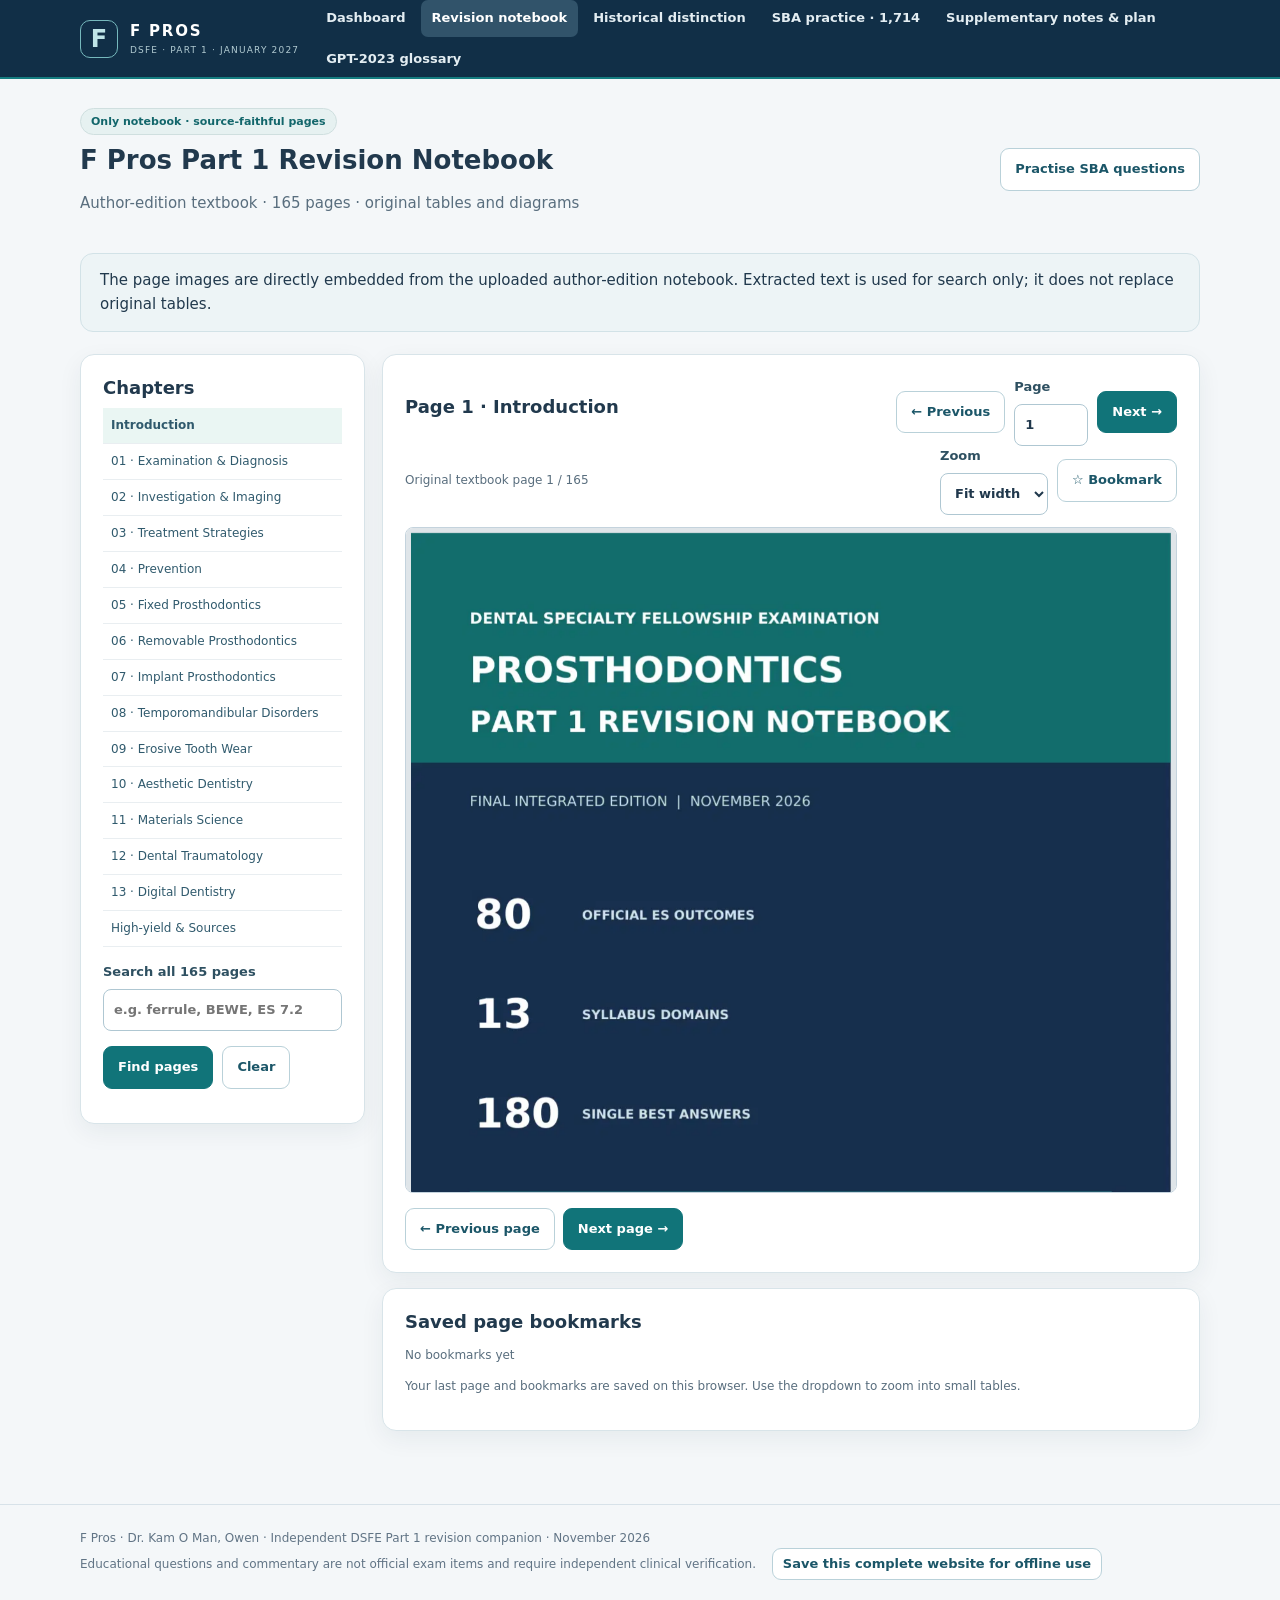
<file: notes.html>
<!doctype html><html lang="en"><head><meta charset="utf-8"><meta name="viewport" content="width=device-width,initial-scale=1"><title>F Pros — Redirecting</title><meta http-equiv="refresh" content="0;url=./index.html#notes"></head><body><p>Opening the unified F Pros study portal… <a href="./index.html#notes">Continue</a>.</p><script>location.replace('./index.html#notes'+location.search);</script></body></html>
</file>
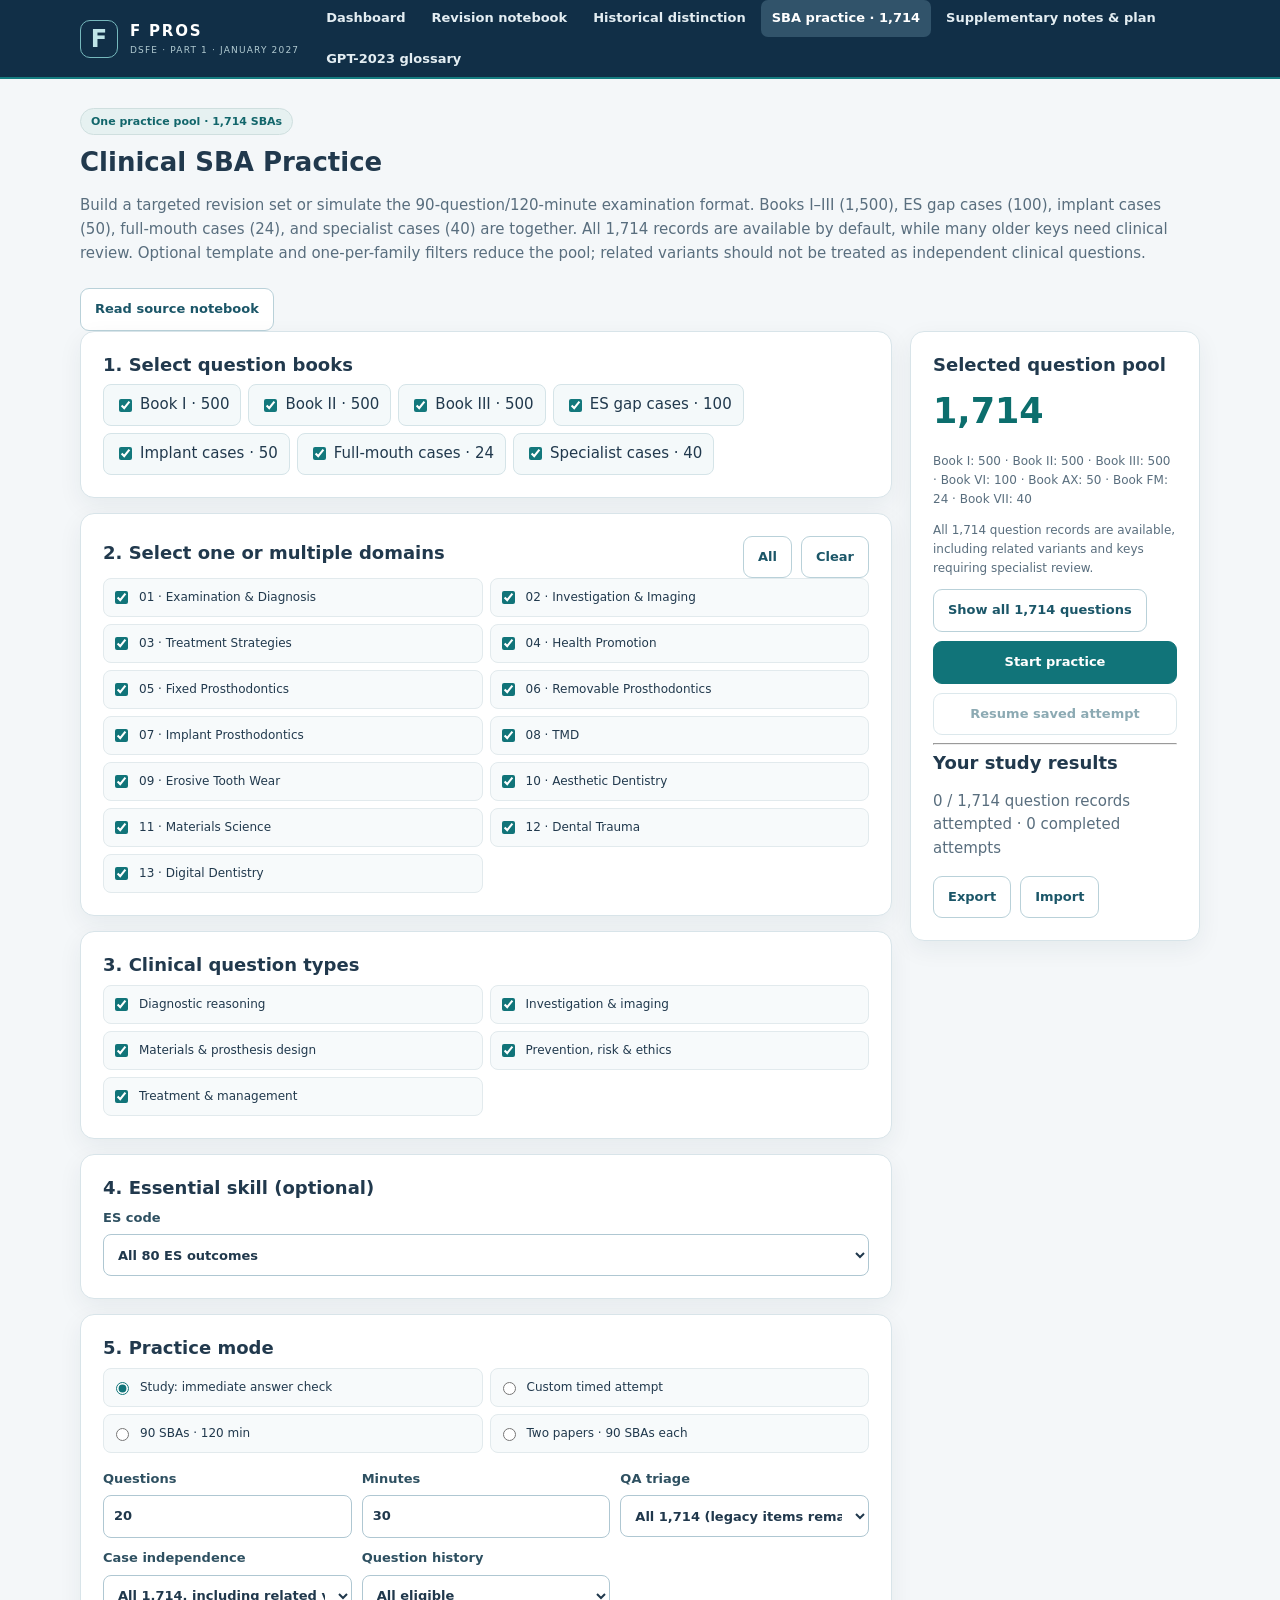
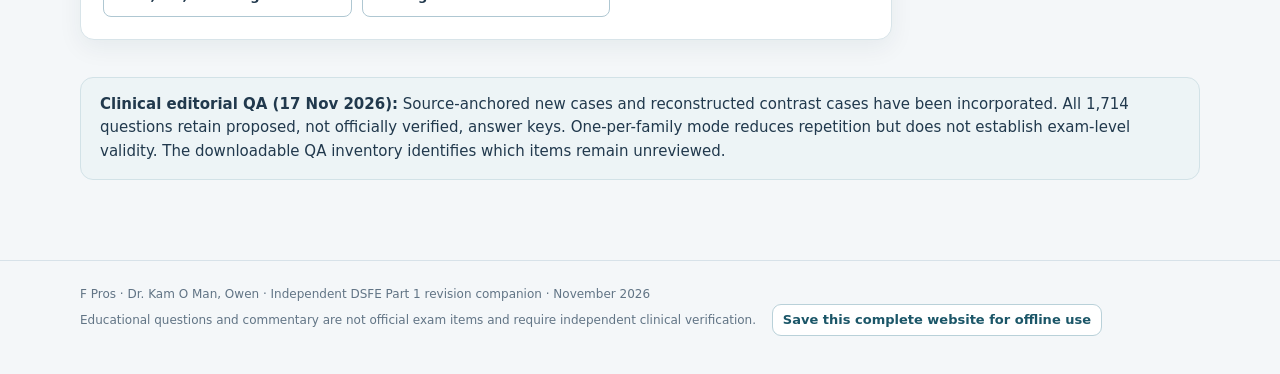
<file: practice.html>
<!doctype html><html lang="en"><head><meta charset="utf-8"><meta name="viewport" content="width=device-width,initial-scale=1"><title>F Pros — Redirecting</title><meta http-equiv="refresh" content="0;url=./index.html#practice"></head><body><p>Opening the unified F Pros study portal… <a href="./index.html#practice">Continue</a>.</p><script>location.replace('./index.html#practice'+location.search);</script></body></html>
</file>
